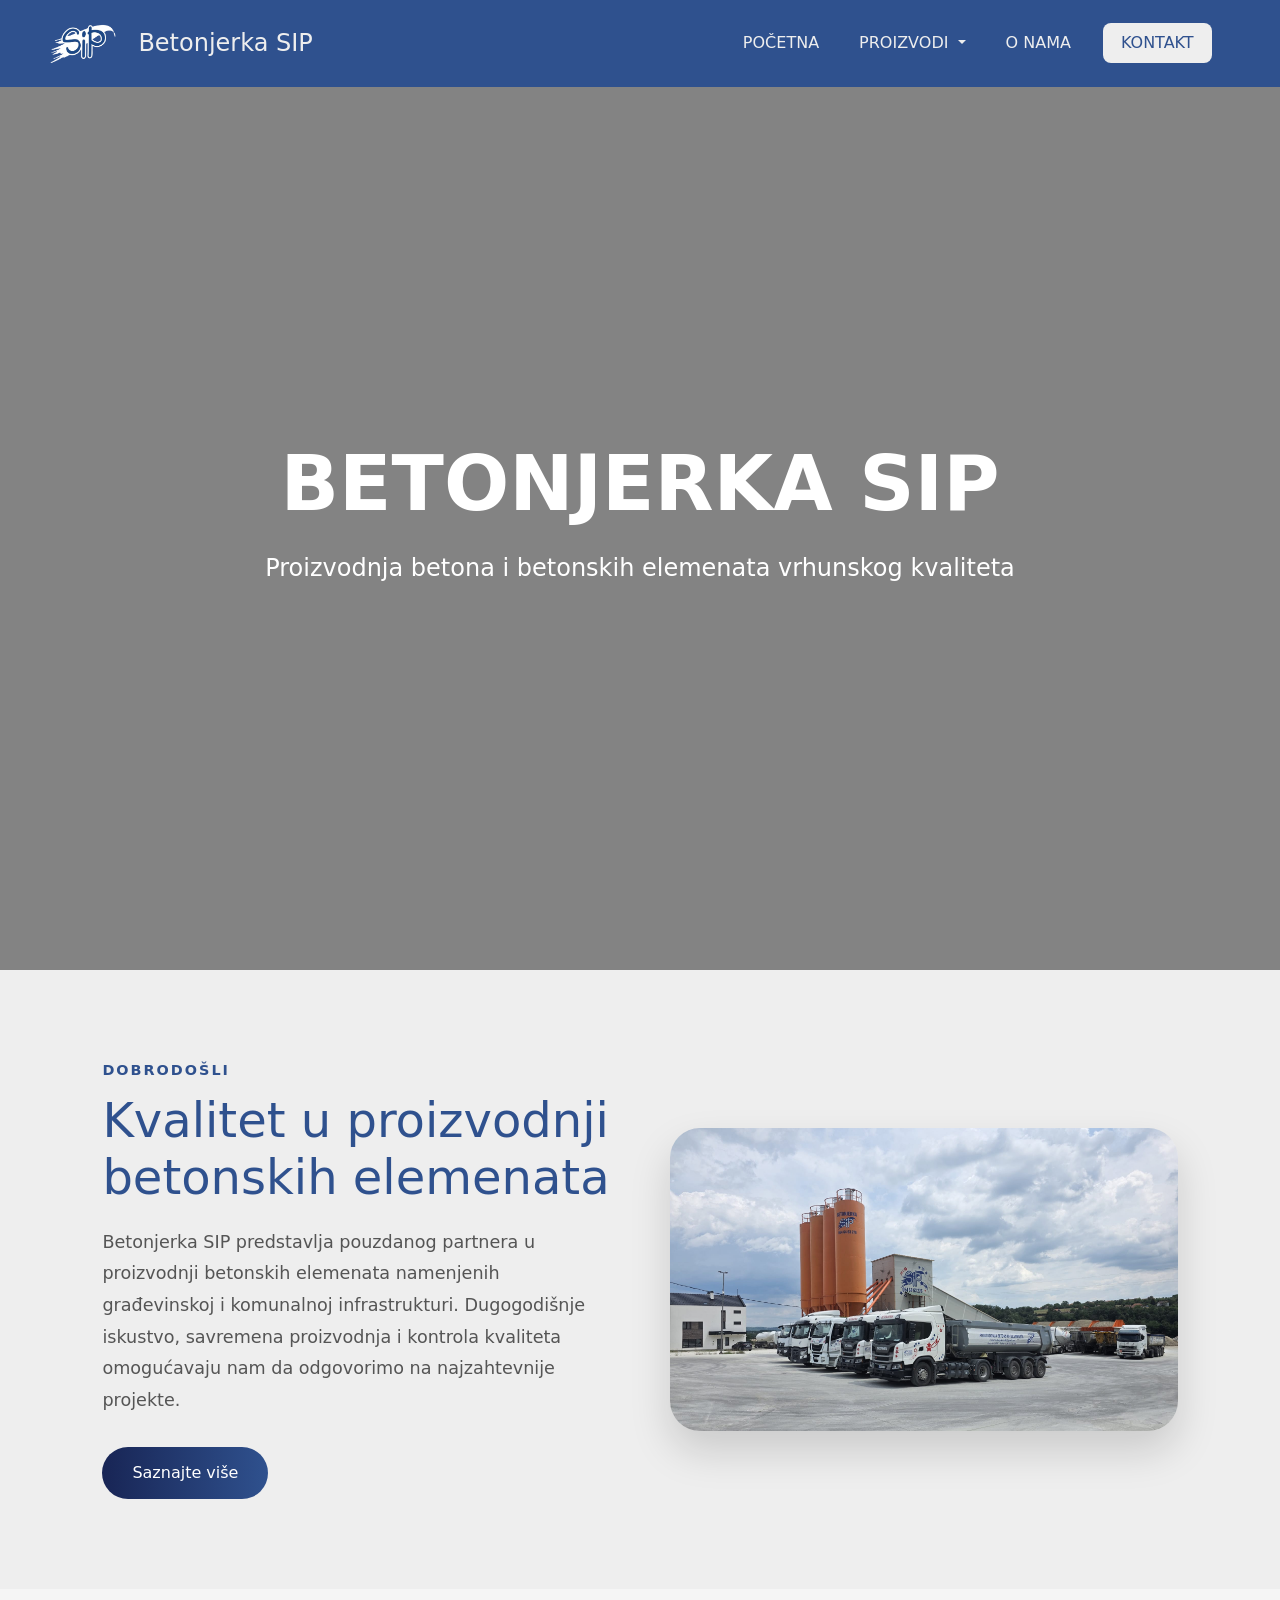
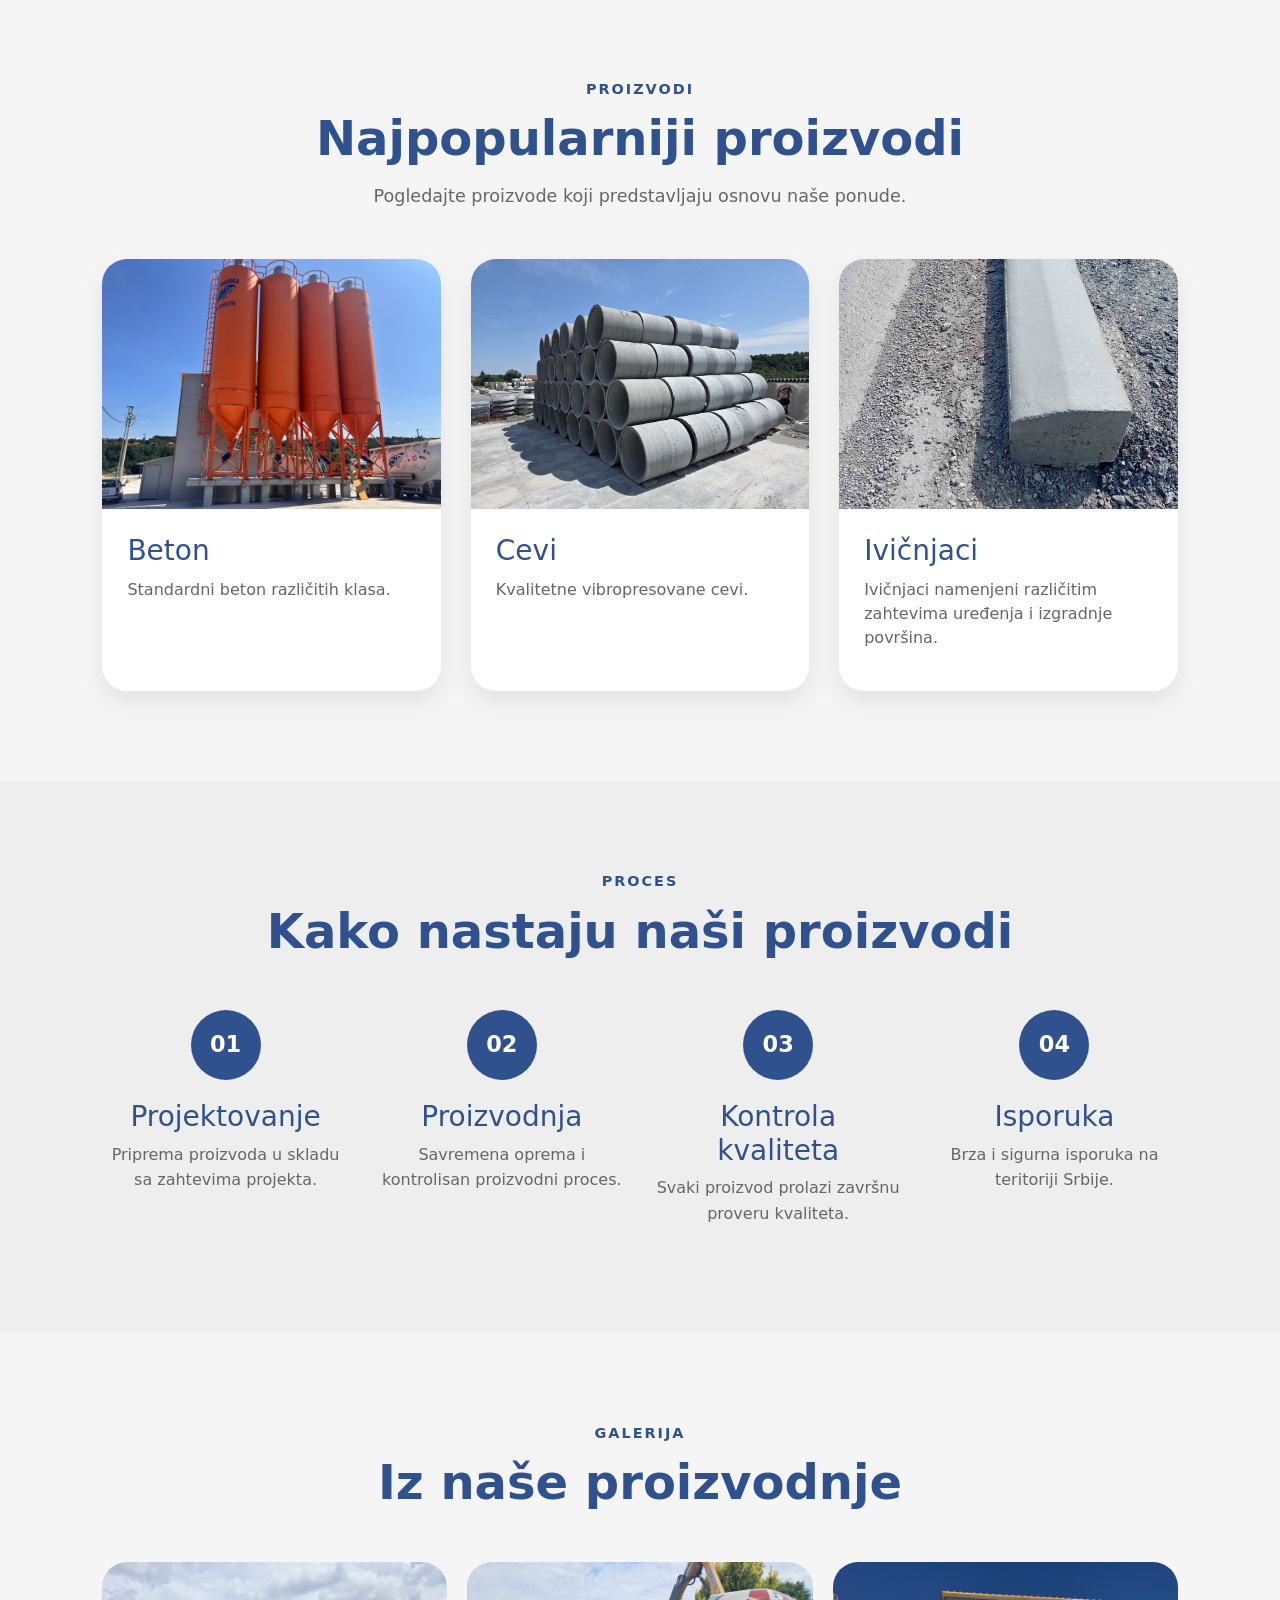
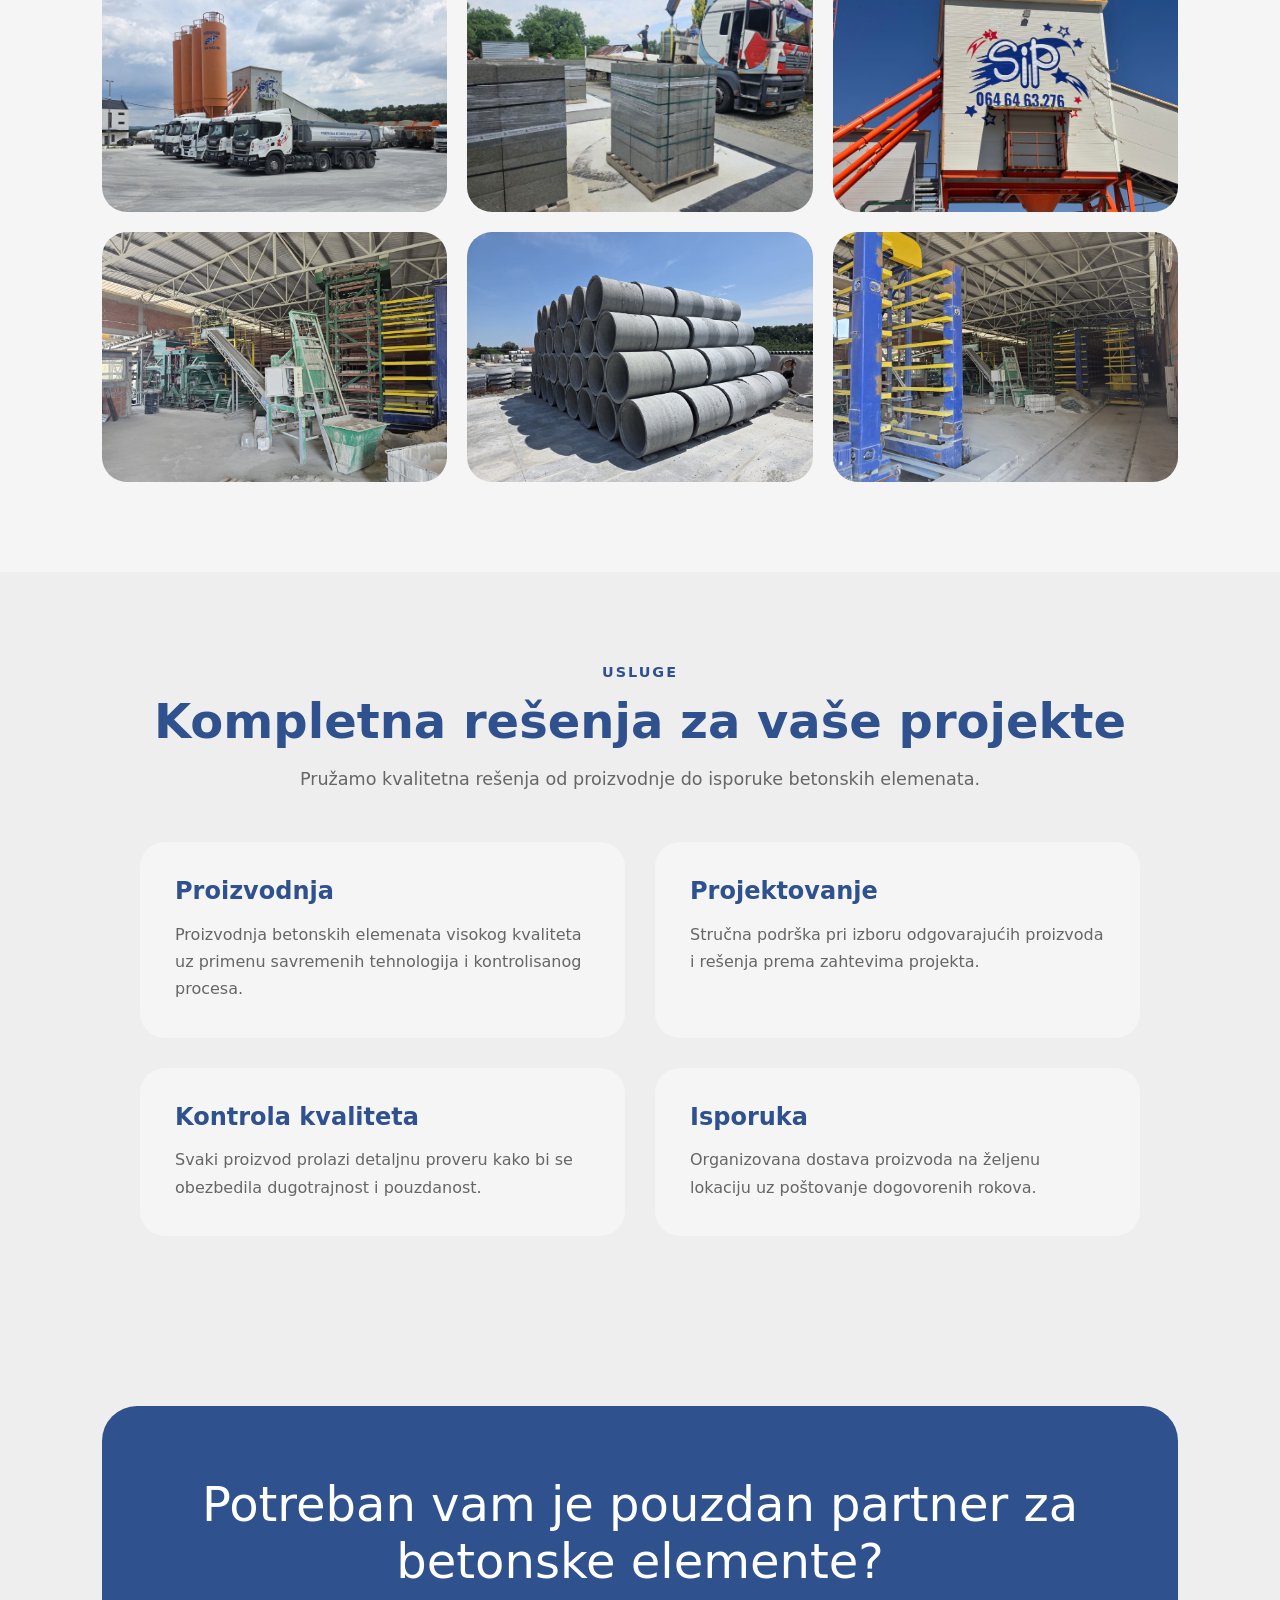
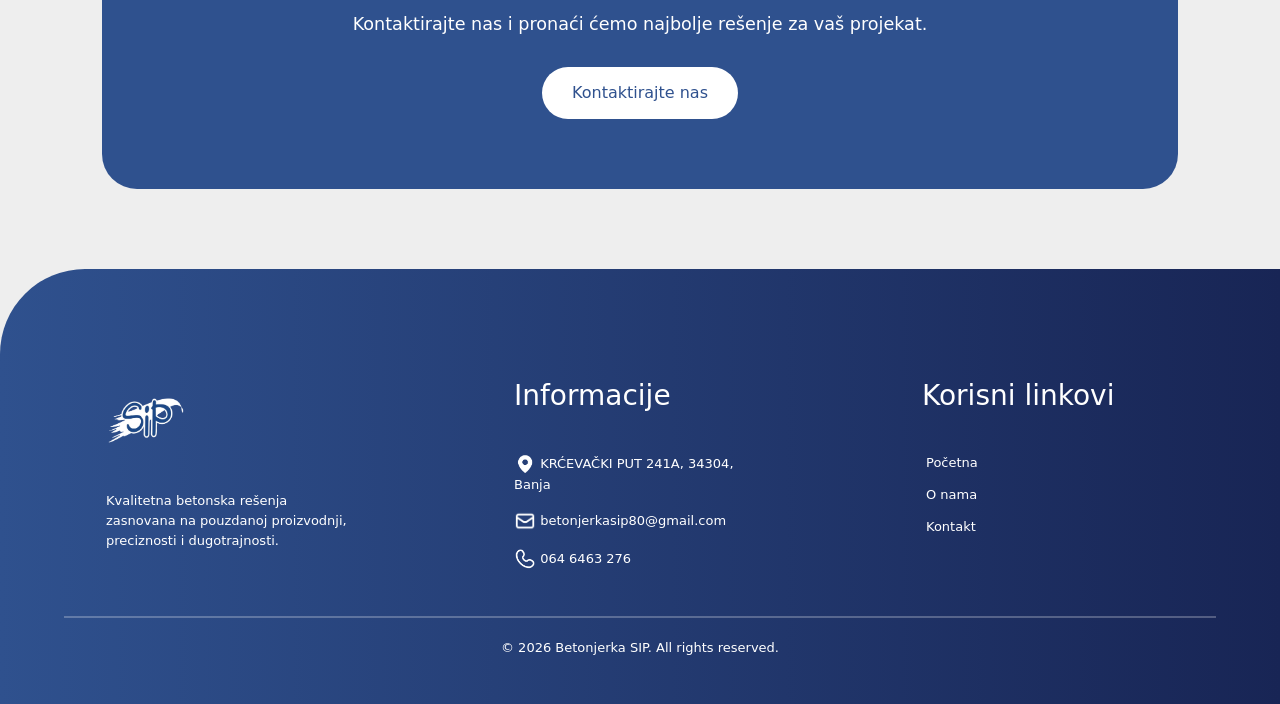
<file: index.html>
<!DOCTYPE html>
<html>
<head>
    <meta charset="UTF-8">
    <meta name="viewport" content="width=device-width, initial-scale=1.0">
    <title>Betonjerka SIP Arandjelovac</title>
    <meta name="description" content="Betonjerka SIP Arandjelovac – proizvodnja i isporuka gotovog betona i kvalitetnih betonskih proizvoda za različite vrste građevinskih projekata.">
    <link rel="stylesheet" href="/styles/style.css">
    <link rel="stylesheet" href="/styles/headerFooter.css">
    <link href="https://cdn.jsdelivr.net/npm/bootstrap@5.3.8/dist/css/bootstrap.min.css" rel="stylesheet" integrity="sha384-sRIl4kxILFvY47J16cr9ZwB07vP4J8+LH7qKQnuqkuIAvNWLzeN8tE5YBujZqJLB" crossorigin="anonymous">
    <link rel="icon" type="image/png" sizes="16x16" href="/assets/logo.jpg">
</head>
<body>
    <div id="navbar"></div>
    <section class="hero">
        <video class="hero-video" autoplay muted loop playsinline>
            <source src="/assets/fabrika.mp4" type="video/mp4">
            Vaš pregledač ne podržava video.
        </video>
        <div class="hero-overlay">
            <div class="hero-content">
                <h1>BETONJERKA SIP</h1>
                <p>Proizvodnja betona i betonskih elemenata vrhunskog kvaliteta</p>
            </div>
        </div>
    </section>
    <section class="welcome">
        <div class="welcome-text">
            <span class="section-tag">DOBRODOŠLI</span>
            <h2>
                Kvalitet u proizvodnji
                betonskih elemenata
            </h2>
            <p>
                Betonjerka SIP predstavlja pouzdanog partnera u proizvodnji
                betonskih elemenata namenjenih građevinskoj i komunalnoj
                infrastrukturi. Dugogodišnje iskustvo, savremena proizvodnja
                i kontrola kvaliteta omogućavaju nam da odgovorimo na
                najzahtevnije projekte.
            </p>
            <a href="/onama/" class="primary-btn">
                Saznajte više
            </a>
        </div>
        <div class="welcome-image">
            <img src="/assets/kamioni.jpeg" alt="Betonjerka SIP">
        </div>
    </section>
    <section class="featured-products">
        <div class="section-title">
            <span class="section-tag">PROIZVODI</span>
            <h2>Najpopularniji proizvodi</h2>
            <p>
                Pogledajte proizvode koji predstavljaju osnovu naše ponude.
            </p>
        </div>
        <div class="products-grid">
            <a href="/proizvodi/standardni-beton/" class="product-card">
                <img src="/assets/baza.jpg" alt="Beton">
                <div class="product-info">
                    <h3>Beton</h3>
                    <p>Standardni beton različitih klasa.</p>
                </div>
            </a>
            <a href="/proizvodi/cevi/" class="product-card">
                <img src="/assets/cevi.jpeg" alt="Cevi">
                <div class="product-info">
                    <h3>Cevi</h3>
                    <p>Kvalitetne vibropresovane cevi.</p>
                </div>
            </a>
            <a href="/proizvodi/ivicnjaci/" class="product-card">
                <img src="/assets/ivicnjak1.jpeg" alt="Ivicnjaci">
                <div class="product-info">
                    <h3>Ivičnjaci</h3>
                    <p>Ivičnjaci namenjeni različitim zahtevima uređenja i izgradnje površina.</p>
                </div>
            </a>
        </div>
    </section>
    <section class="process">
        <div class="section-title">
            <span class="section-tag">PROCES</span>
            <h2>Kako nastaju naši proizvodi</h2>
        </div>
        <div class="process-grid">
            <div class="step">
                <div class="step-number">01</div>
                <h3>Projektovanje</h3>
                <p>
                    Priprema proizvoda u skladu sa zahtevima projekta.
                </p>
            </div>
            <div class="step">
                <div class="step-number">02</div>
                <h3>Proizvodnja</h3>
                <p>
                    Savremena oprema i kontrolisan proizvodni proces.
                </p>
            </div>
            <div class="step">
                <div class="step-number">03</div>
                <h3>Kontrola kvaliteta</h3>
                <p>
                    Svaki proizvod prolazi završnu proveru kvaliteta.
                </p>
            </div>
            <div class="step">
                <div class="step-number">04</div>
                <h3>Isporuka</h3>
                <p>
                    Brza i sigurna isporuka na teritoriji Srbije.
                </p>
            </div>
        </div>
    </section>
    <section class="gallery-home">
        <div class="section-title">
            <span class="section-tag">GALERIJA</span>
            <h2>Iz naše proizvodnje</h2>
        </div>
        <div class="gallery-grid">
            <img src="/assets/kamioni.jpeg" alt="">
            <img src="/assets/paketi.jpeg" alt="">
            <img src="/assets/kucica.jpg" alt="">
            <img src="/assets/unutra.jpeg" alt="">
            <img src="/assets/cevi.jpeg" alt="">
            <img src="/assets/unutra2.jpeg" alt="">
        </div>
    </section>
    <section class="services">
        <div class="section-title">
            <span class="section-tag">USLUGE</span>
            <h2>Kompletna rešenja za vaše projekte</h2>
            <p>
                Pružamo kvalitetna rešenja od proizvodnje do isporuke
                betonskih elemenata.
            </p>
        </div>
        <div class="services-grid">
            <div class="service-card">
                <h3>Proizvodnja</h3>
                <p>
                    Proizvodnja betonskih elemenata visokog kvaliteta
                    uz primenu savremenih tehnologija i kontrolisanog procesa.
                </p>
            </div>
            <div class="service-card">
                <h3>Projektovanje</h3>
                <p>
                    Stručna podrška pri izboru odgovarajućih proizvoda
                    i rešenja prema zahtevima projekta.
                </p>
            </div>
            <div class="service-card">
                <h3>Kontrola kvaliteta</h3>
                <p>
                    Svaki proizvod prolazi detaljnu proveru kako bi se
                    obezbedila dugotrajnost i pouzdanost.
                </p>
            </div>
            <div class="service-card">
                <h3>Isporuka</h3>
                <p>
                    Organizovana dostava proizvoda na željenu lokaciju
                    uz poštovanje dogovorenih rokova.
                </p>
            </div>
        </div>
    </section>
    <section class="cta">
        <h2>
            Potreban vam je pouzdan partner
            za betonske elemente?
        </h2>
        <p>
            Kontaktirajte nas i pronaći ćemo najbolje rešenje za vaš projekat.
        </p>
        <a href="/kontakt/" class="primary-btn">
            Kontaktirajte nas
        </a>
    </section>
    <div id="footer"></div>
    <script src="/java.js"></script>
    <script src="https://code.jquery.com/jquery-3.2.1.slim.min.js" integrity="sha384-KJ3o2DKtIkvYIK3UENzmM7KCkRr/rE9/Qpg6aAZGJwFDMVNA/GpGFF93hXpG5KkN" crossorigin="anonymous"></script>
    <script src="https://cdn.jsdelivr.net/npm/bootstrap@5.3.8/dist/js/bootstrap.bundle.min.js" integrity="sha384-FKyoEForCGlyvwx9Hj09JcYn3nv7wiPVlz7YYwJrWVcXK/BmnVDxM+D2scQbITxI" crossorigin="anonymous"></script>
</body>
</html>
</file>
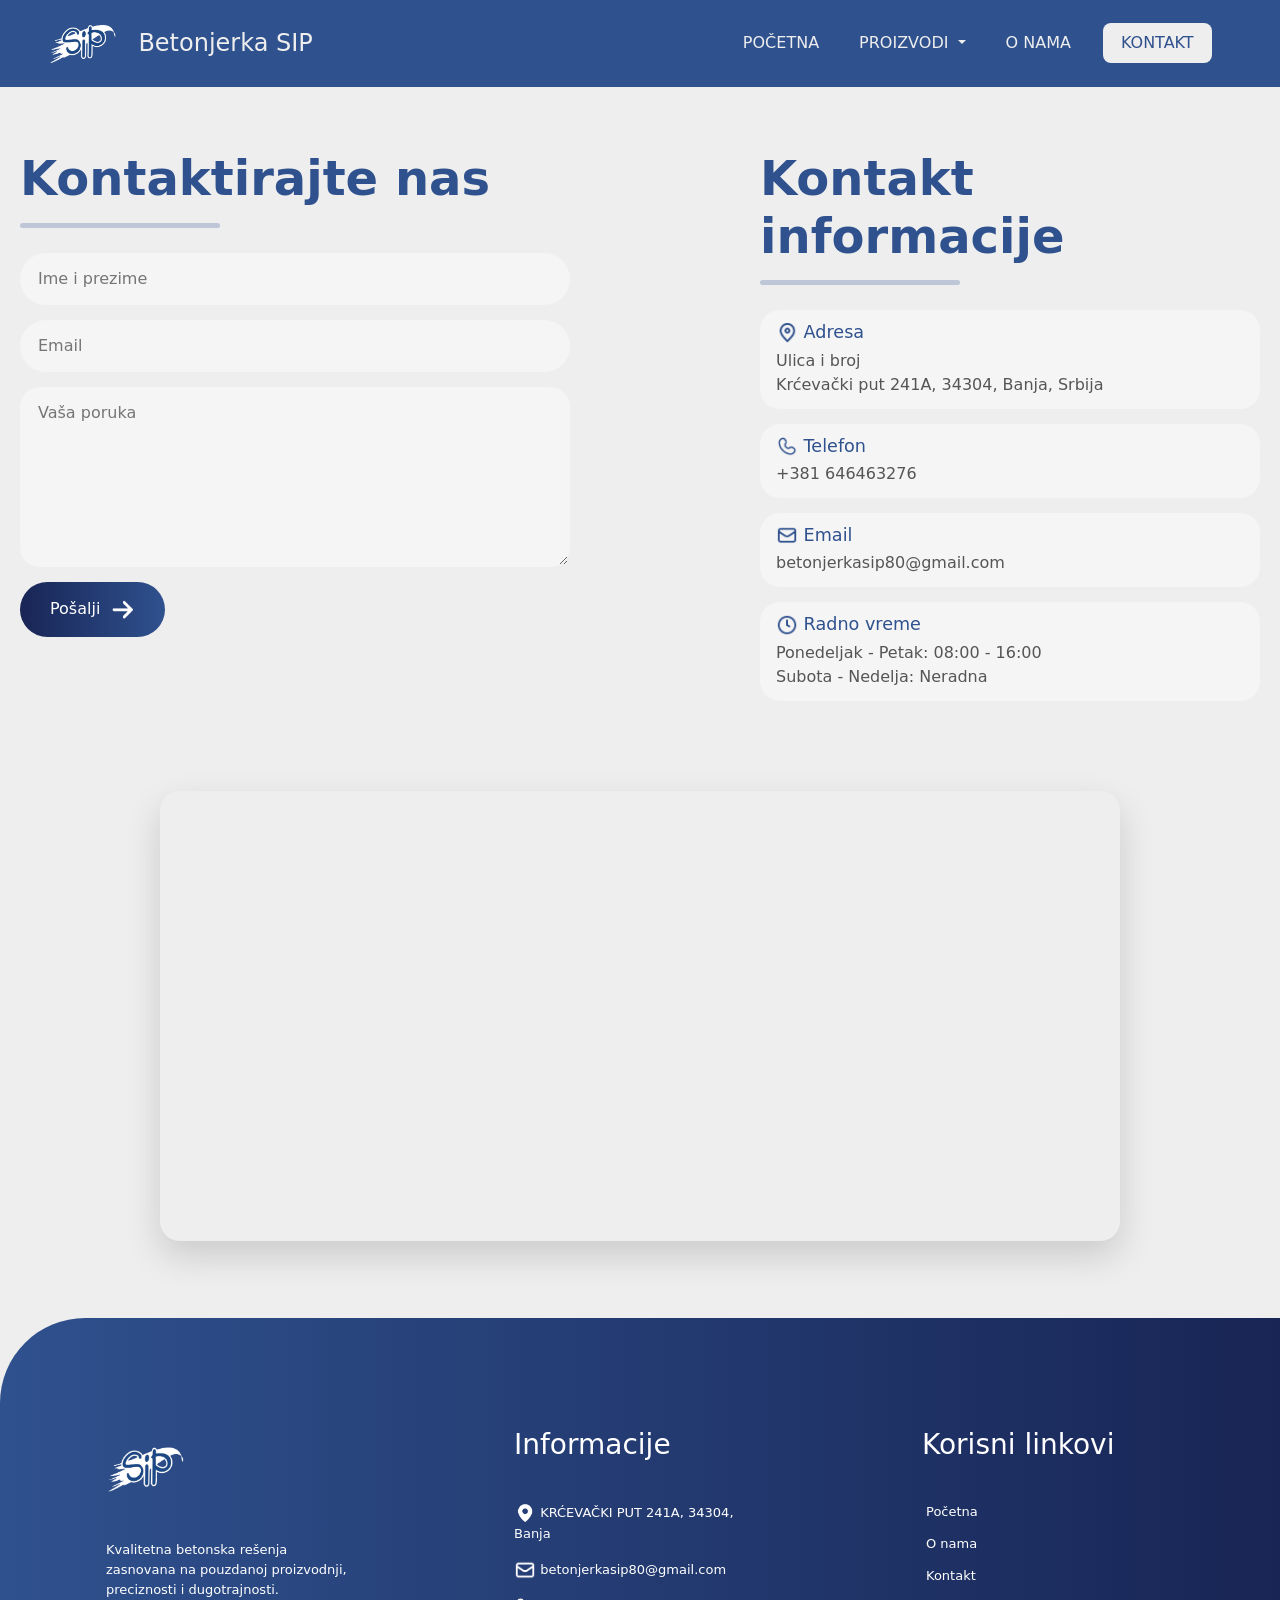
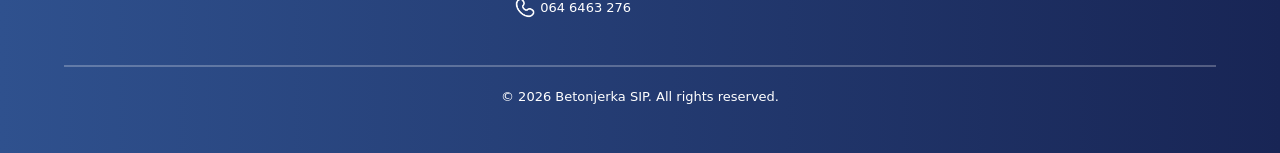
<file: kontakt/index.html>
<!DOCTYPE html>
<html lang="en">
<head>
    <meta charset="UTF-8">
    <meta name="viewport" content="width=device-width, initial-scale=1.0">
    <title>Kontakt</title>
    <meta name="description" content="Kontaktirajte Betonjerku SIP za informacije o proizvodima, cenama, poručivanju i isporuci gotovog betona i betonskih proizvoda.">
    <link rel="stylesheet" href="/styles/style.css">
    <link rel="stylesheet" href="/styles/headerFooter.css">
    <link href="https://cdn.jsdelivr.net/npm/bootstrap@5.3.8/dist/css/bootstrap.min.css" rel="stylesheet" integrity="sha384-sRIl4kxILFvY47J16cr9ZwB07vP4J8+LH7qKQnuqkuIAvNWLzeN8tE5YBujZqJLB" crossorigin="anonymous">

    <link rel="icon" type="image/png" sizes="16x16" href="/assets/logo.jpg">
</head>
<body>
    <div id="navbar"></div>
    

    <div class="contact-container">
        <form action="https://api.web3forms.com/submit" method="POST" class="c">
            <div class="c-naziv">
                <h2>Kontaktirajte nas</h2>
                <hr>
                <input type="hidden" name="access_key" value="ff643e9d-62dd-411f-8a36-cf2dad4c9661">
                <input type="text" name="ime" placeholder="Ime i prezime" class="c-inputs" required>
                <input type="email" name="email" placeholder="Email" class="c-inputs" required>
                <textarea name="poruka" placeholder="Vaša poruka" class="c-inputs" required></textarea>
                <button type="submit" class="c-btn">Pošalji <img src="/assets/strelica.png" alt=""></button>
            </div>
        </form>
        <div class="c-desno">
            <h2>Kontakt informacije</h2>
            <hr>

            <div class="info-card">
                <h4><img src="/assets/adresa-plavo.png" alt="no img" class="c-i"> Adresa</h4>
                <p>Ulica i broj<br>Krćevački put 241A, 34304, Banja, Srbija</p>
            </div>

            <div class="info-card">
                <h4><img src="/assets/telefon-plavo.png" alt="no img" class="c-i"> Telefon</h4>
                <p>+381 646463276</p>
            </div>

            <div class="info-card">
                <h4><img src="/assets/mail-plavo.png" alt="no img" class="c-i"> Email</h4>
                <p>betonjerkasip80@gmail.com</p>
            </div>

            <div class="info-card">
                <h4><img src="/assets/sat-plavo.png" alt="no img" class="c-i"> Radno vreme</h4>
                <p>
                    Ponedeljak - Petak: 08:00 - 16:00<br>
                    Subota - Nedelja: Neradna
                </p>
            </div>
        </div>
    </div>
    
    <section class="mapa">
        <iframe 
            src="https://www.google.com/maps/embed?pb=!1m18!1m12!1m3!1d8401.151093119855!2d20.625566579673027!3d44.2899659961017!2m3!1f0!2f0!3f0!3m2!1i1024!2i768!4f13.1!3m3!1m2!1s0x47574b421ad6b791%3A0xd49f4a3a2567d065!2sBeton%20i%20betonska%20galanterija%2C%20Betonjerka%20SIP!5e1!3m2!1ssr!2srs!4v1784477305817!5m2!1ssr!2srs"
            loading="lazy">
        </iframe>
    </section>

    <div id="footer"></div>

<script src="/java.js"></script>
<script src="https://code.jquery.com/jquery-3.2.1.slim.min.js" integrity="sha384-KJ3o2DKtIkvYIK3UENzmM7KCkRr/rE9/Qpg6aAZGJwFDMVNA/GpGFF93hXpG5KkN" crossorigin="anonymous"></script>
<script src="https://cdn.jsdelivr.net/npm/bootstrap@5.3.8/dist/js/bootstrap.bundle.min.js" integrity="sha384-FKyoEForCGlyvwx9Hj09JcYn3nv7wiPVlz7YYwJrWVcXK/BmnVDxM+D2scQbITxI" crossorigin="anonymous"></script>

</body>
</html>
</file>
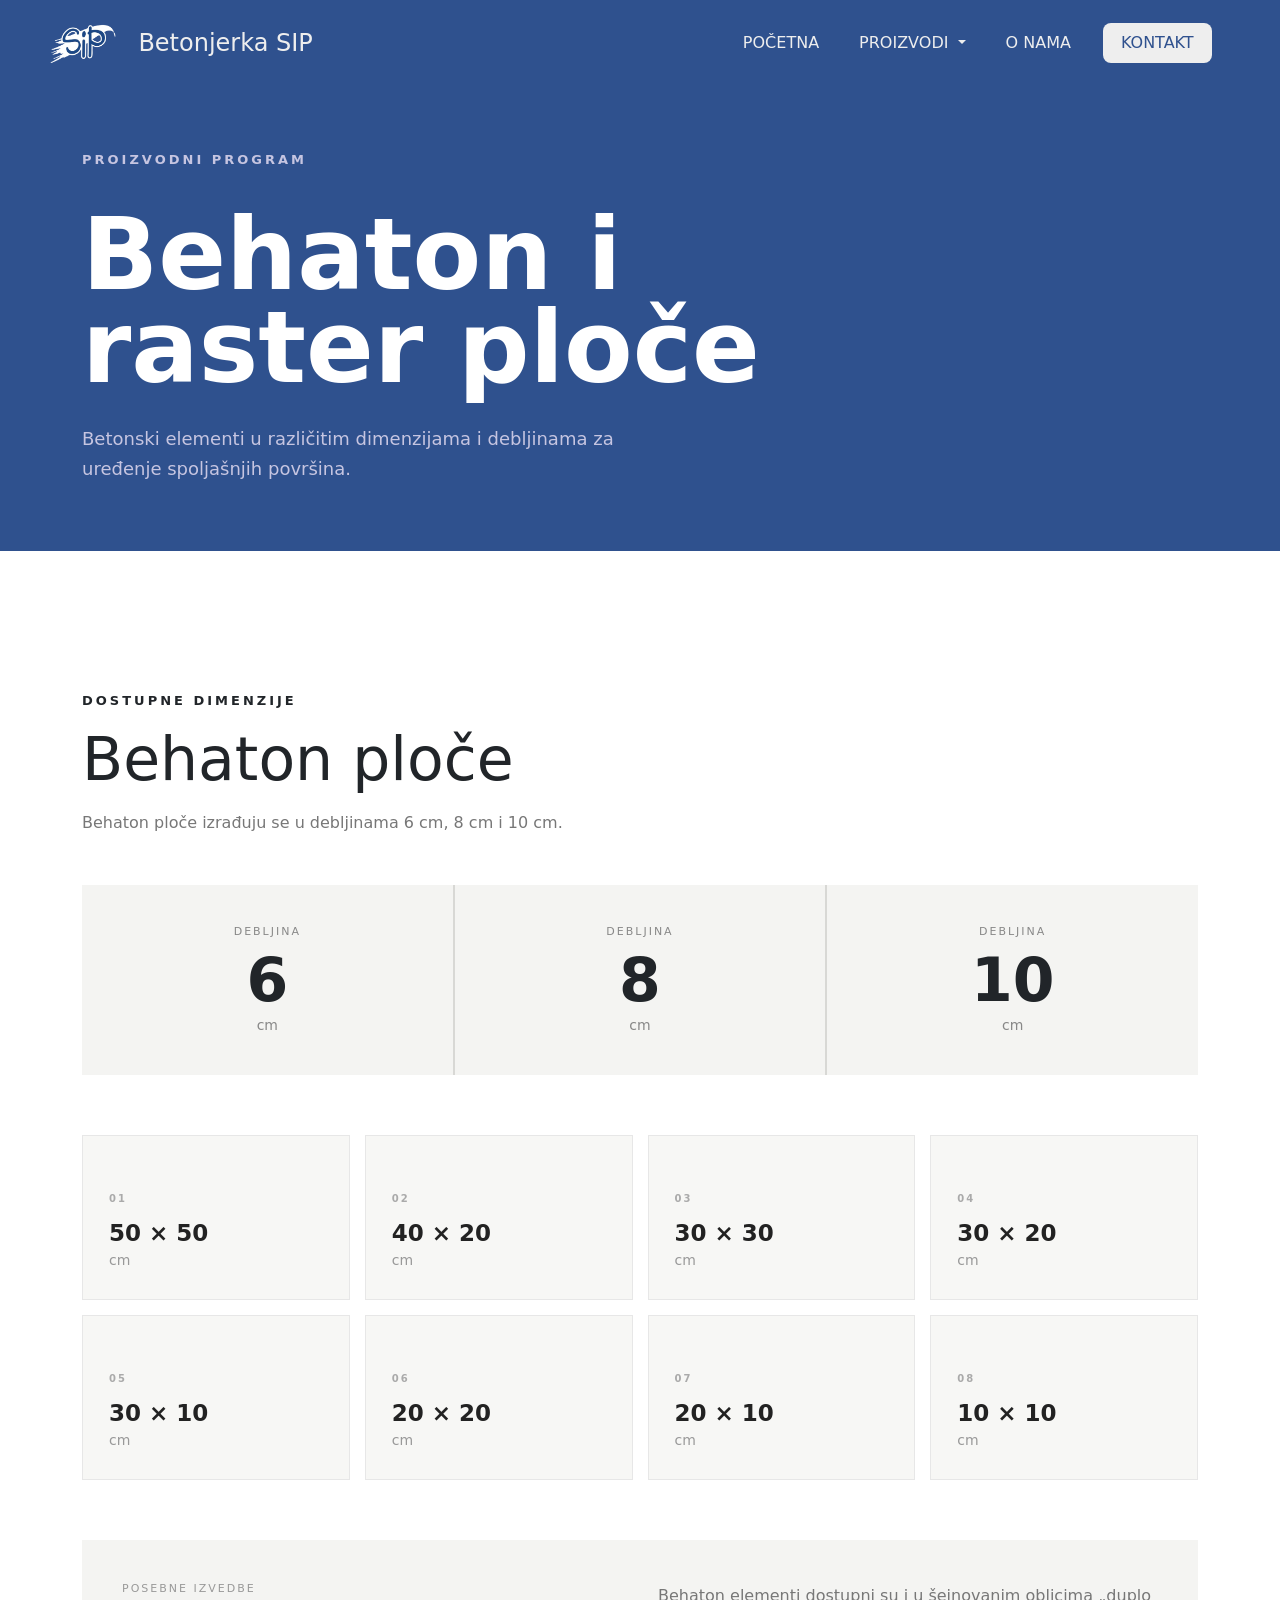
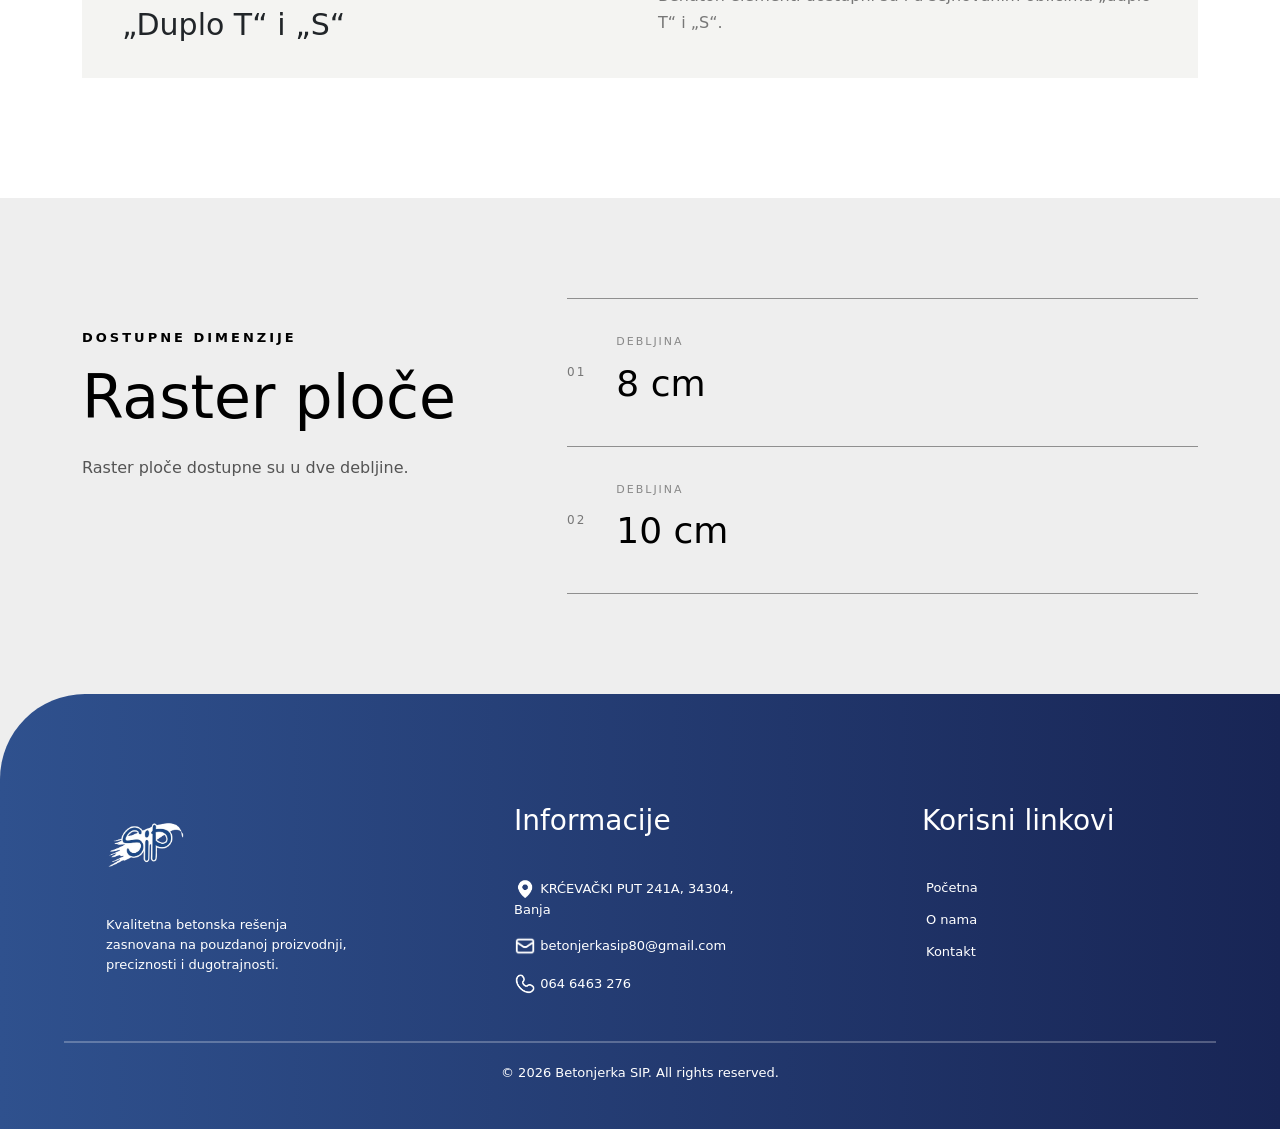
<file: proizvodi/behaton-raster/index.html>
<!DOCTYPE html>
<html>
<head>
    <meta charset="UTF-8">
    <meta name="viewport" content="width=device-width, initial-scale=1.0">
    <title>Behaton i raster ploče</title>
    <meta name="description" content="Behaton i raster ploče različitih dimenzija i debljina za popločavanje i uređenje spoljašnjih površina.">
    <link rel="stylesheet" href="/styles/style.css">
    <link rel="stylesheet" href="/styles/headerFooter.css">
    <link href="https://cdn.jsdelivr.net/npm/bootstrap@5.3.8/dist/css/bootstrap.min.css" rel="stylesheet" integrity="sha384-sRIl4kxILFvY47J16cr9ZwB07vP4J8+LH7qKQnuqkuIAvNWLzeN8tE5YBujZqJLB" crossorigin="anonymous">
    <link rel="icon" type="image/png" sizes="16x16" href="/assets/logo.jpg">
</head>
<body>
    <div id="navbar"></div>
    <section class="paving-hero">
        <div class="container">
            <span class="product-label">PROIZVODNI PROGRAM</span>
            <h1>Behaton i<br>raster ploče</h1>
            <p>Betonski elementi u različitim dimenzijama i debljinama za uređenje spoljašnjih površina.</p>
        </div>
    </section>
    <section class="paving-section">
        <div class="container">
            <div class="paving-section-heading">
                <span class="section-small-title">Dostupne dimenzije</span>
                <h2>Behaton ploče</h2>
                <p>Behaton ploče izrađuju se u debljinama 6 cm, 8 cm i 10 cm.</p>
            </div>
            <div class="thickness-row">
                <div class="thickness-box">
                    <span>DEBLJINA</span>
                    <strong>6</strong>
                    <small>cm</small>
                </div>
                <div class="thickness-box">
                    <span>DEBLJINA</span>
                    <strong>8</strong>
                    <small>cm</small>
                </div>
                <div class="thickness-box">
                    <span>DEBLJINA</span>
                    <strong>10</strong>
                    <small>cm</small>
                </div>
            </div>
            <div class="dimension-grid">
                <div class="dimension-card"><span>01</span><h3>50 × 50</h3><p>cm</p></div>
                <div class="dimension-card"><span>02</span><h3>40 × 20</h3><p>cm</p></div>
                <div class="dimension-card"><span>03</span><h3>30 × 30</h3><p>cm</p></div>
                <div class="dimension-card"><span>04</span><h3>30 × 20</h3><p>cm</p></div>
                <div class="dimension-card"><span>05</span><h3>30 × 10</h3><p>cm</p></div>
                <div class="dimension-card"><span>06</span><h3>20 × 20</h3><p>cm</p></div>
                <div class="dimension-card"><span>07</span><h3>20 × 10</h3><p>cm</p></div>
                <div class="dimension-card"><span>08</span><h3>10 × 10</h3><p>cm</p></div>
            </div>
            <div class="shape-strip">
                <div>
                    <span>POSEBNE IZVEDBE</span>
                    <h3>„Duplo T“ i „S“</h3>
                </div>
                <p>Behaton elementi dostupni su i u šejnovanim oblicima „duplo T“ i „S“.</p>
            </div>
        </div>
    </section>
    <section class="raster-section">
        <div class="container">
            <div class="row g-5 align-items-start">
                <div class="col-lg-5">
                    <span class="section-small-title">Dostupne dimenzije</span>
                    <h2>Raster ploče</h2>
                    <p>Raster ploče dostupne su u dve debljine.</p>
                </div>
                <div class="col-lg-7">
                    <div class="raster-thickness">
                        <div class="raster-item">
                            <span>01</span>
                            <div>
                                <small>DEBLJINA</small>
                                <strong>8 cm</strong>
                            </div>
                        </div>
                        <div class="raster-item">
                            <span>02</span>
                            <div>
                                <small>DEBLJINA</small>
                                <strong>10 cm</strong>
                            </div>
                        </div>
                    </div>
                </div>
            </div>
        </div>
    </section>
    <div id="footer"></div>
    <script src="/java.js"></script>
    <script src="https://code.jquery.com/jquery-3.2.1.slim.min.js" integrity="sha384-KJ3o2DKtIkvYIK3UENzmM7KCkRr/rE9/Qpg6aAZGJwFDMVNA/GpGFF93hXpG5KkN" crossorigin="anonymous"></script>
    <script src="https://cdn.jsdelivr.net/npm/bootstrap@5.3.8/dist/js/bootstrap.bundle.min.js" integrity="sha384-FKyoEForCGlyvwx9Hj09JcYn3nv7wiPVlz7YYwJrWVcXK/BmnVDxM+D2scQbITxI" crossorigin="anonymous"></script>
</body>
</html>
</file>
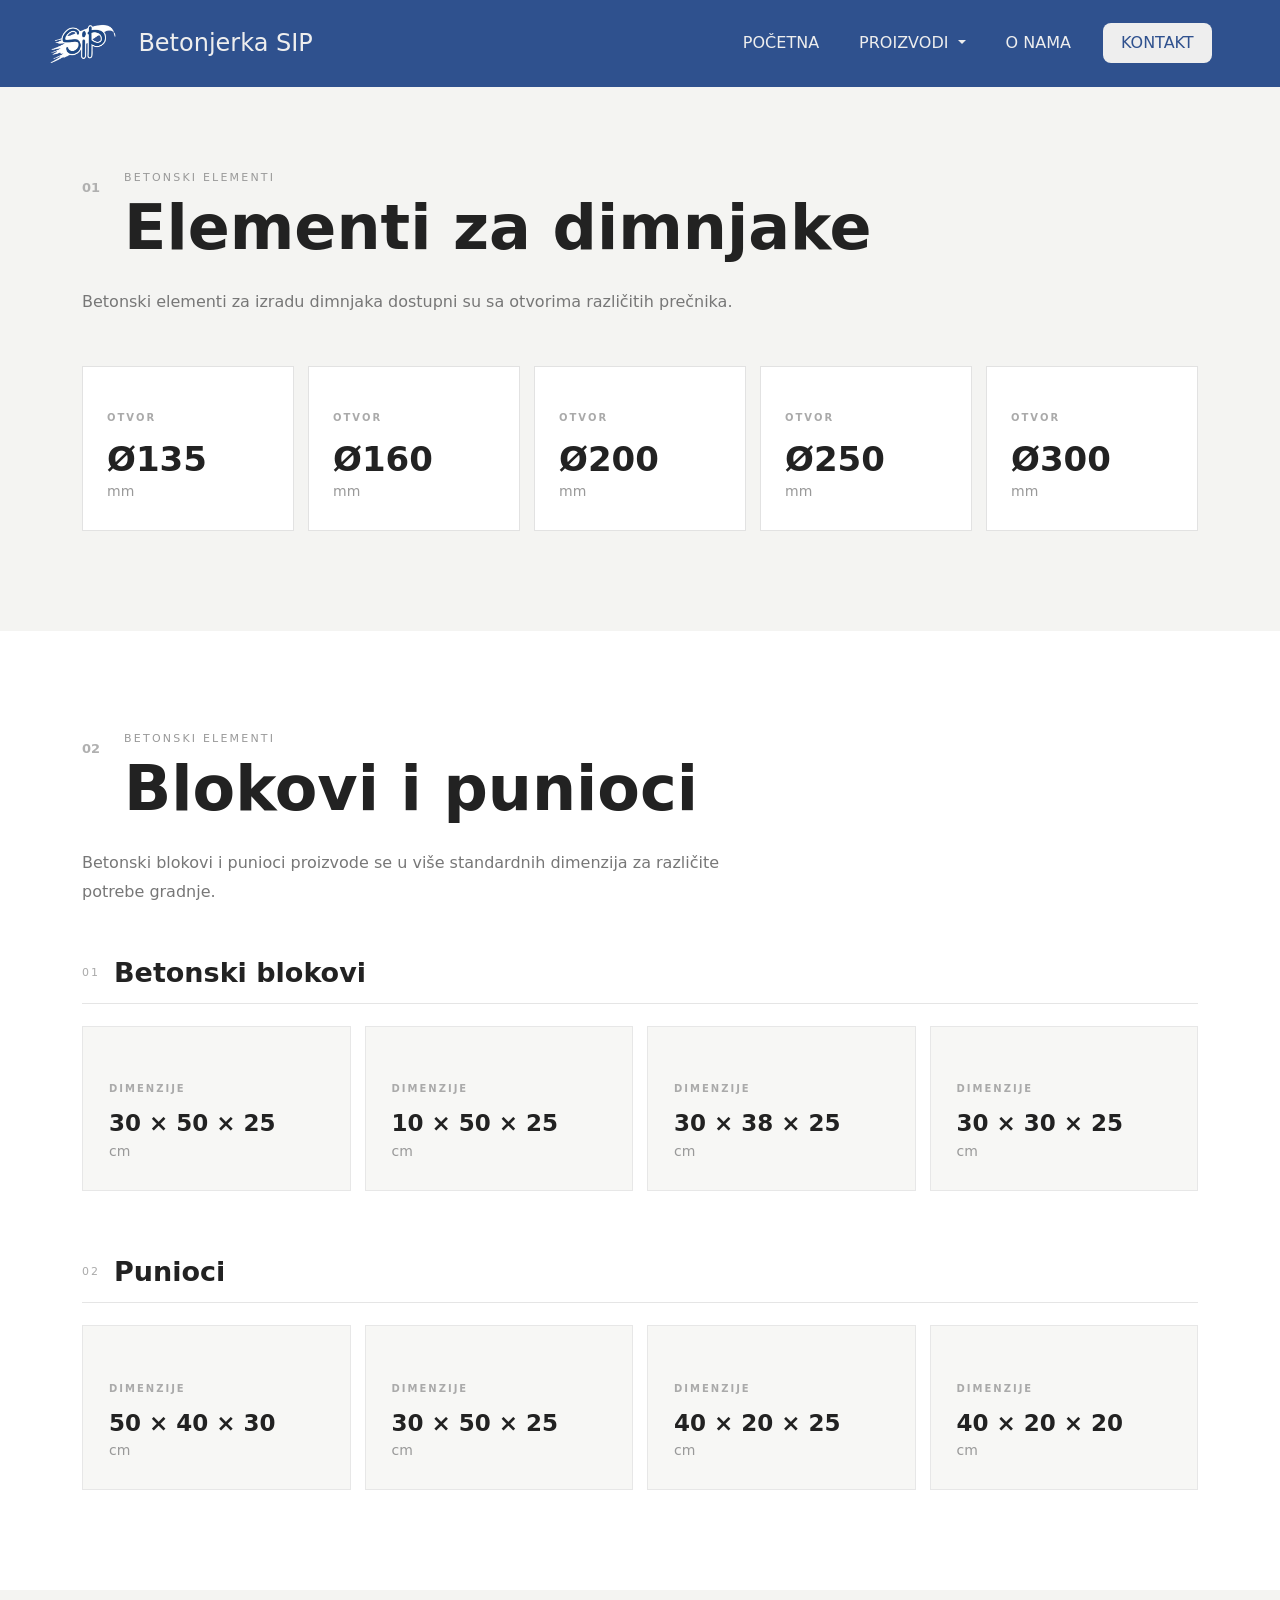
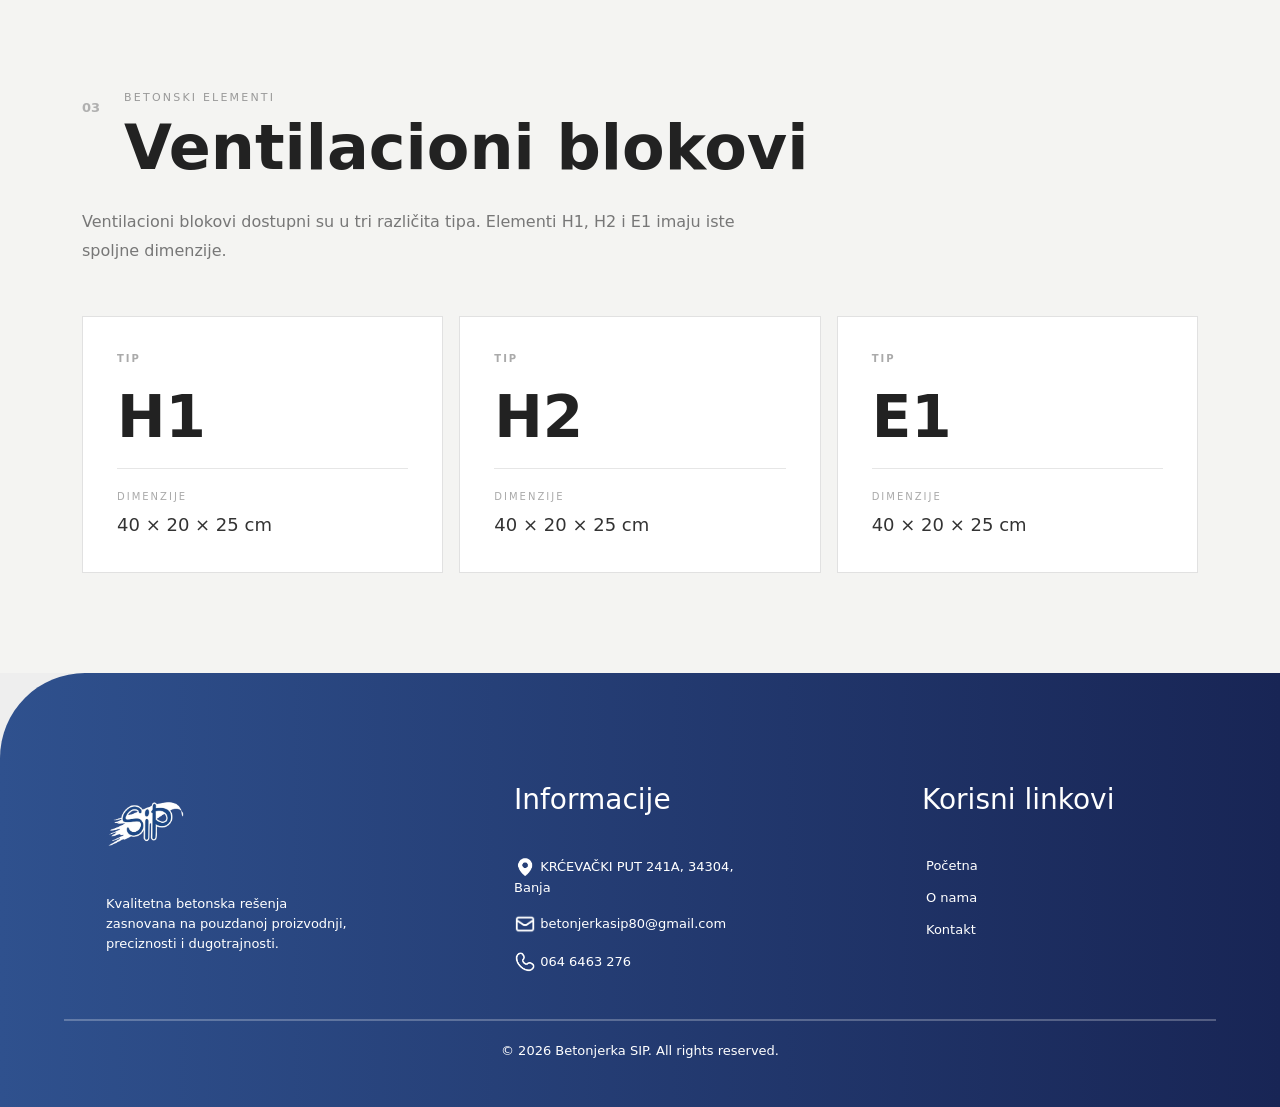
<file: proizvodi/betonski-elementi/index.html>
<!DOCTYPE html>
<html>
<head>
    <meta charset="UTF-8">
    <meta name="viewport" content="width=device-width, initial-scale=1.0">
    <title>Betonski elementi</title>
    <meta name="description" content="Betonski elementi za dimnjake, betonski blokovi, punioci i ventilacioni blokovi različitih dimenzija i namena.">
    <link rel="stylesheet" href="/styles/style.css">
    <link rel="stylesheet" href="/styles/headerFooter.css">
    <link href="https://cdn.jsdelivr.net/npm/bootstrap@5.3.8/dist/css/bootstrap.min.css" rel="stylesheet" integrity="sha384-sRIl4kxILFvY47J16cr9ZwB07vP4J8+LH7qKQnuqkuIAvNWLzeN8tE5YBujZqJLB" crossorigin="anonymous">
    <link rel="icon" type="image/png" sizes="16x16" href="/assets/logo.jpg">
</head>
<body>
    <div id="navbar"></div>
    <section class="special-product-section chimney-section">
        <div class="container">
            <div class="special-section-heading">
                <span>01</span>
                <div>
                    <p>BETONSKI ELEMENTI</p>
                    <h2>Elementi za dimnjake</h2>
                </div>
            </div>
            <p class="special-description">Betonski elementi za izradu dimnjaka dostupni su sa otvorima različitih prečnika.</p>
            <div class="diameter-grid">
                <div class="diameter-card">
                    <span>OTVOR</span>
                    <h3>Ø135</h3>
                    <p>mm</p>
                </div>
                <div class="diameter-card">
                    <span>OTVOR</span>
                    <h3>Ø160</h3>
                    <p>mm</p>
                </div>
                <div class="diameter-card">
                    <span>OTVOR</span>
                    <h3>Ø200</h3>
                    <p>mm</p>
                </div>
                <div class="diameter-card">
                    <span>OTVOR</span>
                    <h3>Ø250</h3>
                    <p>mm</p>
                </div>
                <div class="diameter-card">
                    <span>OTVOR</span>
                    <h3>Ø300</h3>
                    <p>mm</p>
                </div>
            </div>
        </div>
    </section>
    <section class="special-product-section blocks-section">
        <div class="container">
            <div class="special-section-heading">
                <span>02</span>
                <div>
                    <p>BETONSKI ELEMENTI</p>
                    <h2>Blokovi i punioci</h2>
                </div>
            </div>
            <p class="special-description">Betonski blokovi i punioci proizvode se u više standardnih dimenzija za različite potrebe gradnje.</p>
            <div class="blocks-groups">
                <div class="blocks-group">
                    <div class="blocks-group-heading">
                        <span>01</span>
                        <h3>Betonski blokovi</h3>
                    </div>
                    <div class="dimensions-grid">
                        <div class="dimension-card">
                            <span>DIMENZIJE</span>
                            <h3>30 × 50 × 25</h3>
                            <p>cm</p>
                        </div>
                        <div class="dimension-card">
                            <span>DIMENZIJE</span>
                            <h3>10 × 50 × 25</h3>
                            <p>cm</p>
                        </div>
                        <div class="dimension-card">
                            <span>DIMENZIJE</span>
                            <h3>30 × 38 × 25</h3>
                            <p>cm</p>
                        </div>
                        <div class="dimension-card">
                            <span>DIMENZIJE</span>
                            <h3>30 × 30 × 25</h3>
                            <p>cm</p>
                        </div>
                    </div>
                </div>
                <div class="blocks-group">
                    <div class="blocks-group-heading">
                        <span>02</span>
                        <h3>Punioci</h3>
                    </div>
                    <div class="dimensions-grid">
                        <div class="dimension-card">
                            <span>DIMENZIJE</span>
                            <h3>50 × 40 × 30</h3>
                            <p>cm</p>
                        </div>
                        <div class="dimension-card">
                            <span>DIMENZIJE</span>
                            <h3>30 × 50 × 25</h3>
                            <p>cm</p>
                        </div>
                        <div class="dimension-card">
                            <span>DIMENZIJE</span>
                            <h3>40 × 20 × 25</h3>
                            <p>cm</p>
                        </div>
                        <div class="dimension-card">
                            <span>DIMENZIJE</span>
                            <h3>40 × 20 × 20</h3>
                            <p>cm</p>
                        </div>
                    </div>
                </div>
            </div>
        </div>
    </section>
    <section class="special-product-section ventilation-section">
        <div class="container">
            <div class="special-section-heading">
                <span>03</span>
                <div>
                    <p>BETONSKI ELEMENTI</p>
                    <h2>Ventilacioni blokovi</h2>
                </div>
            </div>
            <p class="special-description">Ventilacioni blokovi dostupni su u tri različita tipa. Elementi H1, H2 i E1 imaju iste spoljne dimenzije.</p>
            <div class="ventilation-grid">
                <div class="ventilation-card">
                    <span>TIP</span>
                    <h3>H1</h3>
                    <div class="ventilation-dimension">
                        <small>DIMENZIJE</small>
                        <strong>40 × 20 × 25 cm</strong>
                    </div>
                </div>
                <div class="ventilation-card">
                    <span>TIP</span>
                    <h3>H2</h3>
                    <div class="ventilation-dimension">
                        <small>DIMENZIJE</small>
                        <strong>40 × 20 × 25 cm</strong>
                    </div>
                </div>
                <div class="ventilation-card">
                    <span>TIP</span>
                    <h3>E1</h3>
                    <div class="ventilation-dimension">
                        <small>DIMENZIJE</small>
                        <strong>40 × 20 × 25 cm</strong>
                    </div>
                </div>
            </div>
        </div>
    </section>
    <div id="footer"></div>
    <script src="/java.js"></script>
    <script src="https://code.jquery.com/jquery-3.2.1.slim.min.js" integrity="sha384-KJ3o2DKtIkvYIK3UENzmM7KCkRr/rE9/Qpg6aAZGJwFDMVNA/GpGFF93hXpG5KkN" crossorigin="anonymous"></script>
    <script src="https://cdn.jsdelivr.net/npm/bootstrap@5.3.8/dist/js/bootstrap.bundle.min.js" integrity="sha384-FKyoEForCGlyvwx9Hj09JcYn3nv7wiPVlz7YYwJrWVcXK/BmnVDxM+D2scQbITxI" crossorigin="anonymous"></script>
</body>
</html>
</file>
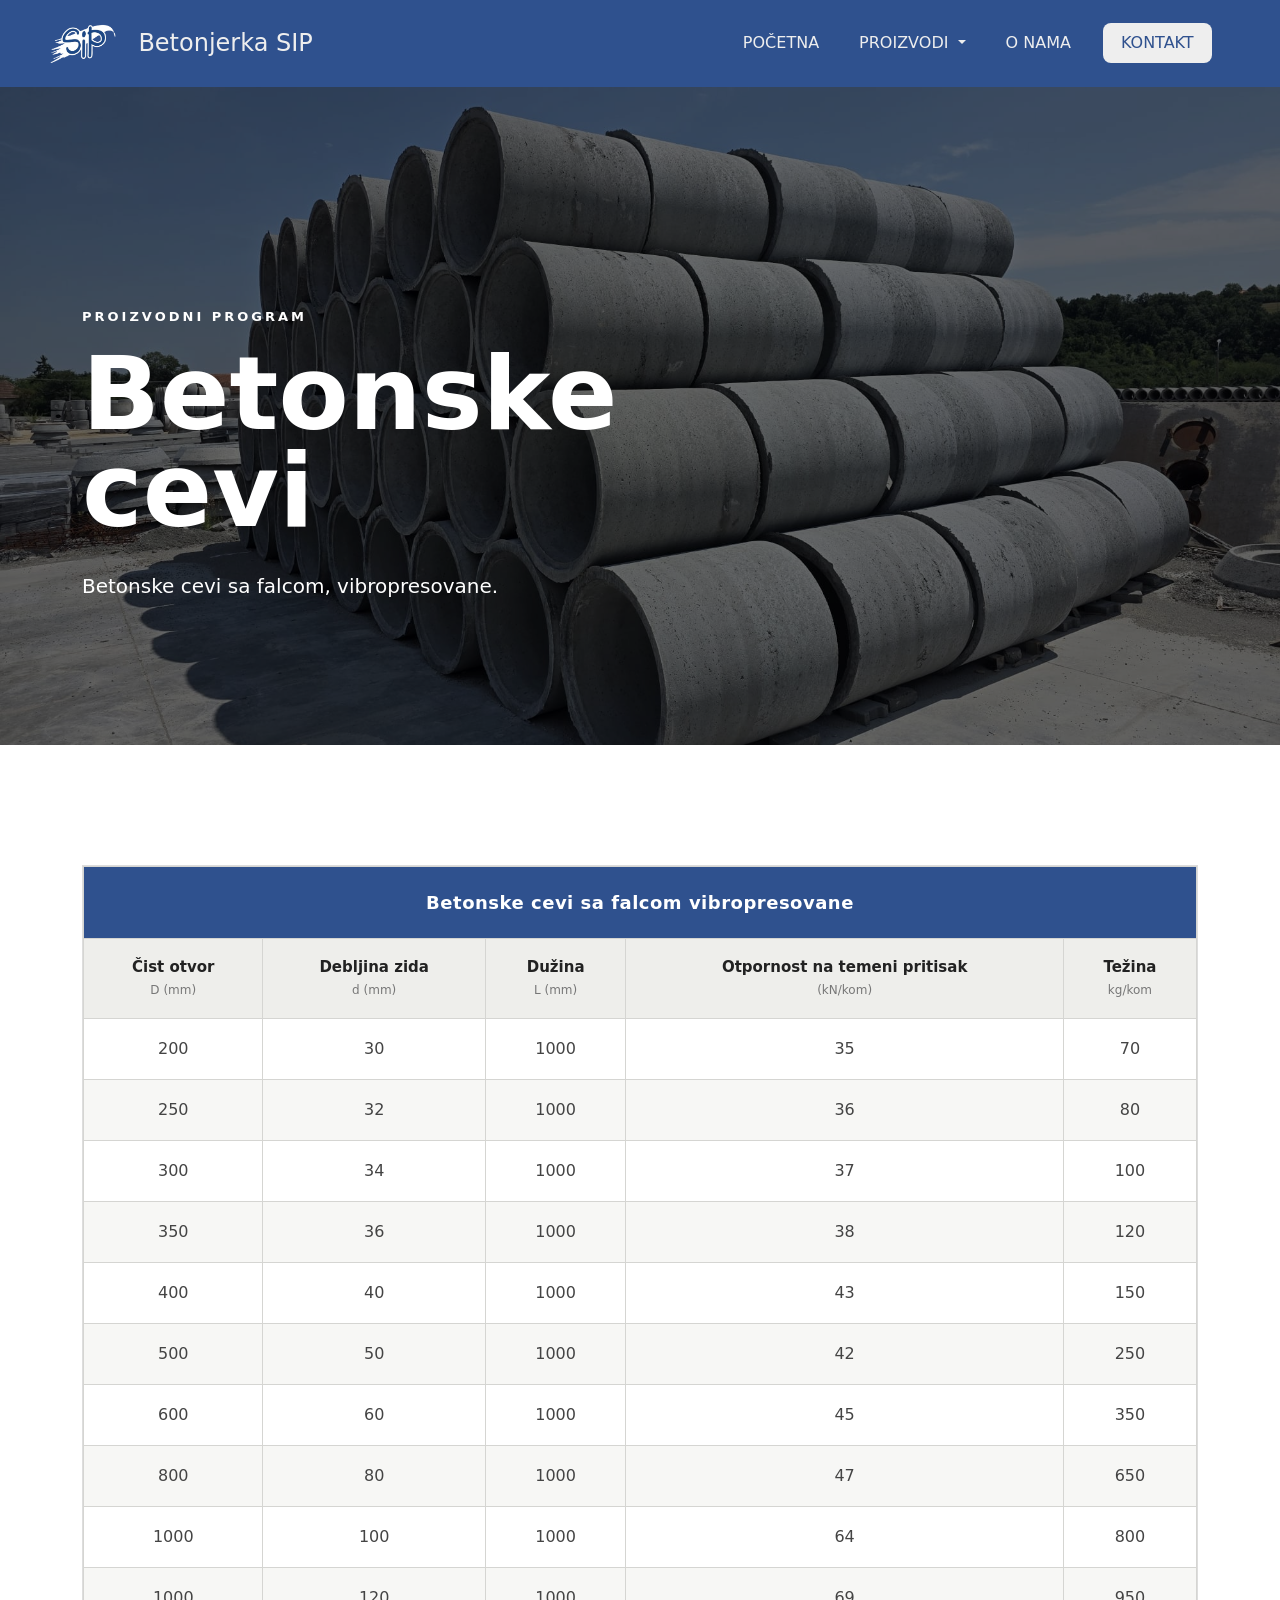
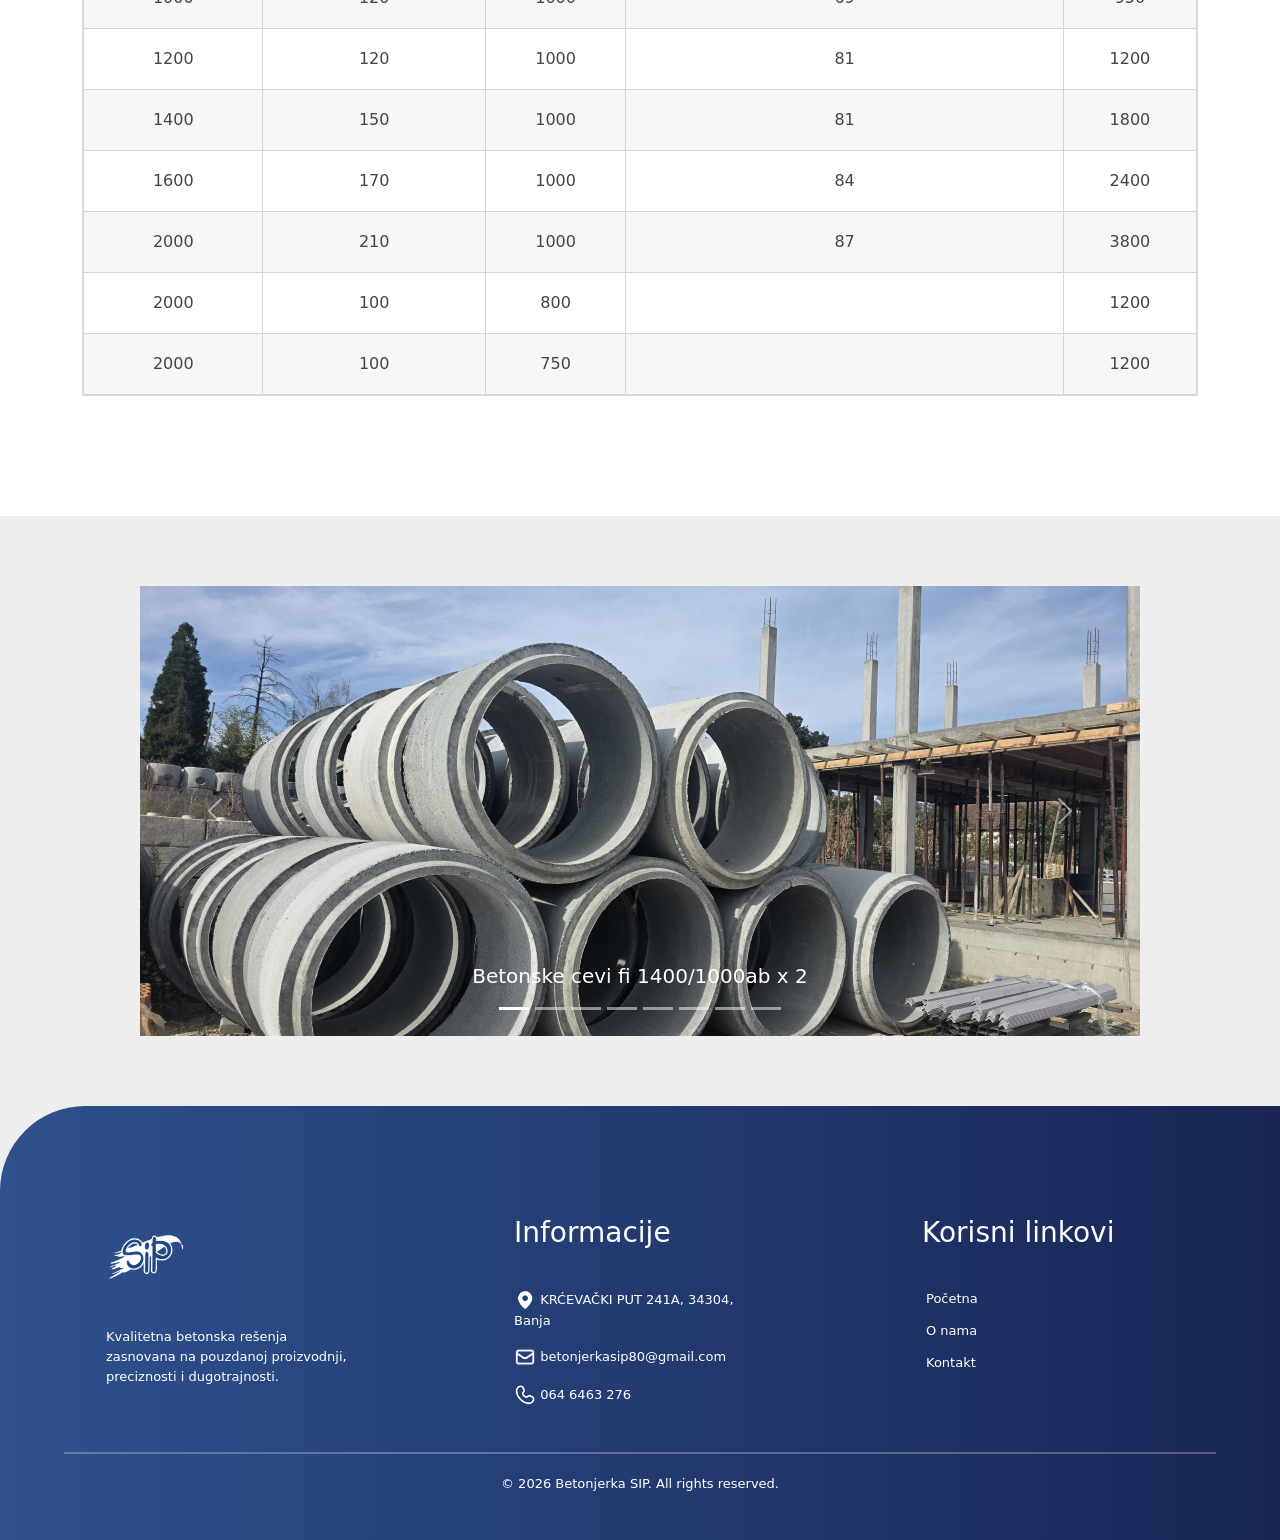
<file: proizvodi/cevi/index.html>
<!DOCTYPE html>
<html>
<head>
    <meta charset="UTF-8">
    <meta name="viewport" content="width=device-width, initial-scale=1.0">
    <title>Cevi</title>
    <meta name="description" content="Betonske cevi različitih dimenzija za kanalizacione, odvodne i druge infrastrukturne sisteme. Pogledajte ponudu Betonjerke SIP.">
    <link rel="stylesheet" href="/styles/style.css">
    <link rel="stylesheet" href="/styles/headerFooter.css">
    <link href="https://cdn.jsdelivr.net/npm/bootstrap@5.3.8/dist/css/bootstrap.min.css" rel="stylesheet" integrity="sha384-sRIl4kxILFvY47J16cr9ZwB07vP4J8+LH7qKQnuqkuIAvNWLzeN8tE5YBujZqJLB" crossorigin="anonymous">
    <link rel="icon" type="image/png" sizes="16x16" href="/assets/logo.jpg">
</head>
<body>
    <div id="navbar"></div>
    <section class="product-hero pipes-hero">
        <div class="product-hero-overlay"></div>
        <div class="container product-hero-content">
            <span class="product-label">
                PROIZVODNI PROGRAM
            </span>
            <h1>
                Betonske<br>
                cevi
            </h1>
            <p>
                Betonske cevi sa falcom,
                vibropresovane.
            </p>
        </div>
    </section>
    <section class="pipes-table-section">
        <div class="container">
            <div class="table-wrapper">
                <table class="pipes-table">
                    <thead>
                        <tr>
                            <th colspan="5">
                                Betonske cevi sa falcom vibropresovane
                            </th>
                        </tr>
                        <tr>
                            <th>
                                Čist otvor<br>
                                <small>D (mm)</small>
                            </th>
                            <th>
                                Debljina zida<br>
                                <small>d (mm)</small>
                            </th>
                            <th>
                                Dužina<br>
                                <small>L (mm)</small>
                            </th>
                            <th>
                                Otpornost na temeni pritisak<br>
                                <small>(kN/kom)</small>
                            </th>
                            <th>
                                Težina<br>
                                <small>kg/kom</small>
                            </th>
                        </tr>
                    </thead>
                    <tbody>
                        <tr>
                            <td>200</td>
                            <td>30</td>
                            <td>1000</td>
                            <td>35</td>
                            <td>70</td>
                        </tr>
                        <tr>
                            <td>250</td>
                            <td>32</td>
                            <td>1000</td>
                            <td>36</td>
                            <td>80</td>
                        </tr>
                        <tr>
                            <td>300</td>
                            <td>34</td>
                            <td>1000</td>
                            <td>37</td>
                            <td>100</td>
                        </tr>
                        <tr>
                            <td>350</td>
                            <td>36</td>
                            <td>1000</td>
                            <td>38</td>
                            <td>120</td>
                        </tr>
                        <tr>
                            <td>400</td>
                            <td>40</td>
                            <td>1000</td>
                            <td>43</td>
                            <td>150</td>
                        </tr>
                        <tr>
                            <td>500</td>
                            <td>50</td>
                            <td>1000</td>
                            <td>42</td>
                            <td>250</td>
                        </tr>
                        <tr>
                            <td>600</td>
                            <td>60</td>
                            <td>1000</td>
                            <td>45</td>
                            <td>350</td>
                        </tr>
                        <tr>
                            <td>800</td>
                            <td>80</td>
                            <td>1000</td>
                            <td>47</td>
                            <td>650</td>
                        </tr>
                        <tr>
                            <td>1000</td>
                            <td>100</td>
                            <td>1000</td>
                            <td>64</td>
                            <td>800</td>
                        </tr>
                        <tr>
                            <td>1000</td>
                            <td>120</td>
                            <td>1000</td>
                            <td>69</td>
                            <td>950</td>
                        </tr>
                        <tr>
                            <td>1200</td>
                            <td>120</td>
                            <td>1000</td>
                            <td>81</td>
                            <td>1200</td>
                        </tr>
                        <tr>
                            <td>1400</td>
                            <td>150</td>
                            <td>1000</td>
                            <td>81</td>
                            <td>1800</td>
                        </tr>
                        <tr>
                            <td>1600</td>
                            <td>170</td>
                            <td>1000</td>
                            <td>84</td>
                            <td>2400</td>
                        </tr>
                        <tr>
                            <td>2000</td>
                            <td>210</td>
                            <td>1000</td>
                            <td>87</td>
                            <td>3800</td>
                        </tr>
                        <tr>
                            <td>2000</td>
                            <td>100</td>
                            <td>800</td>
                            <td></td>
                            <td>1200</td>
                        </tr>
                        <tr>
                            <td>2000</td>
                            <td>100</td>
                            <td>750</td>
                            <td></td>
                            <td>1200</td>
                        </tr>
                    </tbody>
                </table>
            </div>
        </div>
    </section>
    <div id="carouselExampleCaptions" class="carousel slide">
        <div class="carousel-indicators">
            <button type="button" data-bs-target="#carouselExampleCaptions" data-bs-slide-to="0" class="active" aria-current="true" aria-label="Slide 1"></button>
            <button type="button" data-bs-target="#carouselExampleCaptions" data-bs-slide-to="1" aria-label="Slide 2"></button>
            <button type="button" data-bs-target="#carouselExampleCaptions" data-bs-slide-to="2" aria-label="Slide 3"></button>
            <button type="button" data-bs-target="#carouselExampleCaptions" data-bs-slide-to="3" aria-label="Slide 4"></button>
            <button type="button" data-bs-target="#carouselExampleCaptions" data-bs-slide-to="4" aria-label="Slide 5"></button>
            <button type="button" data-bs-target="#carouselExampleCaptions" data-bs-slide-to="5" aria-label="Slide 6"></button>
            <button type="button" data-bs-target="#carouselExampleCaptions" data-bs-slide-to="6" aria-label="Slide 7"></button>
            <button type="button" data-bs-target="#carouselExampleCaptions" data-bs-slide-to="7" aria-label="Slide 8"></button>
        </div>
        <div class="carousel-inner">
            <div class="carousel-item active">
                <img src="/assets/cevi1400.jpeg" class="d-block w-100" alt="...">
                <div class="carousel-caption d-none d-md-block">
                    <h5>Betonske cevi fi 1400/1000ab x 2</h5>
                </div>
            </div>
            <div class="carousel-item">
                <img src="/assets/cevi1600.jpeg" class="d-block w-100" alt="...">
                <div class="carousel-caption d-none d-md-block">
                    <h5>Betonske cevi fi 1600/1000ab x 2</h5>
                </div>
            </div>
            <div class="carousel-item">
                <img src="/assets/cevi300.jpeg" class="d-block w-100" alt="...">
                <div class="carousel-caption d-none d-md-block">
                    <h5>Betonske cevi fi 300/1000</h5>
                </div>
            </div>
            <div class="carousel-item">
                <img src="/assets/cevi400.jpeg" class="d-block w-100" alt="...">
                <div class="carousel-caption d-none d-md-block">
                    <h5>Betonske cevi fi 400/1000</h5>
                </div>
            </div>
            <div class="carousel-item">
                <img src="/assets/cevi500.jpeg" class="d-block w-100" alt="...">
                <div class="carousel-caption d-none d-md-block">
                    <h5>Betonske cevi fi 500/1000</h5>
                </div>
            </div>
            <div class="carousel-item">
                <img src="/assets/cev.jpg" class="d-block w-100" alt="...">
                <div class="carousel-caption d-none d-md-block">
                    <h5>Betonske cevi fi 2000/800</h5>
                    <p>Težina 1200kg</p>
                </div>
            </div>
            <div class="carousel-item">
                <img src="/assets/cevi1.jpeg" class="d-block w-100" alt="...">
                <div class="carousel-caption d-none d-md-block">
                    <h5>Betonske cevi fi 2000/750</h5>
                    <p>vibropresovane, tankozidne, 1.2t</p>
                </div>
            </div>
        </div>
        <button class="carousel-control-prev" type="button" data-bs-target="#carouselExampleCaptions" data-bs-slide="prev">
            <span class="carousel-control-prev-icon" aria-hidden="true"></span>
            <span class="visually-hidden">Previous</span>
        </button>
        <button class="carousel-control-next" type="button" data-bs-target="#carouselExampleCaptions" data-bs-slide="next">
            <span class="carousel-control-next-icon" aria-hidden="true"></span>
            <span class="visually-hidden">Next</span>
        </button>
    </div>
    <div id="footer"></div>
    <script src="/java.js"></script>
    <script src="https://code.jquery.com/jquery-3.2.1.slim.min.js" integrity="sha384-KJ3o2DKtIkvYIK3UENzmM7KCkRr/rE9/Qpg6aAZGJwFDMVNA/GpGFF93hXpG5KkN" crossorigin="anonymous"></script>
    <script src="https://cdn.jsdelivr.net/npm/bootstrap@5.3.8/dist/js/bootstrap.bundle.min.js" integrity="sha384-FKyoEForCGlyvwx9Hj09JcYn3nv7wiPVlz7YYwJrWVcXK/BmnVDxM+D2scQbITxI" crossorigin="anonymous"></script>
</body>
</html>
</file>
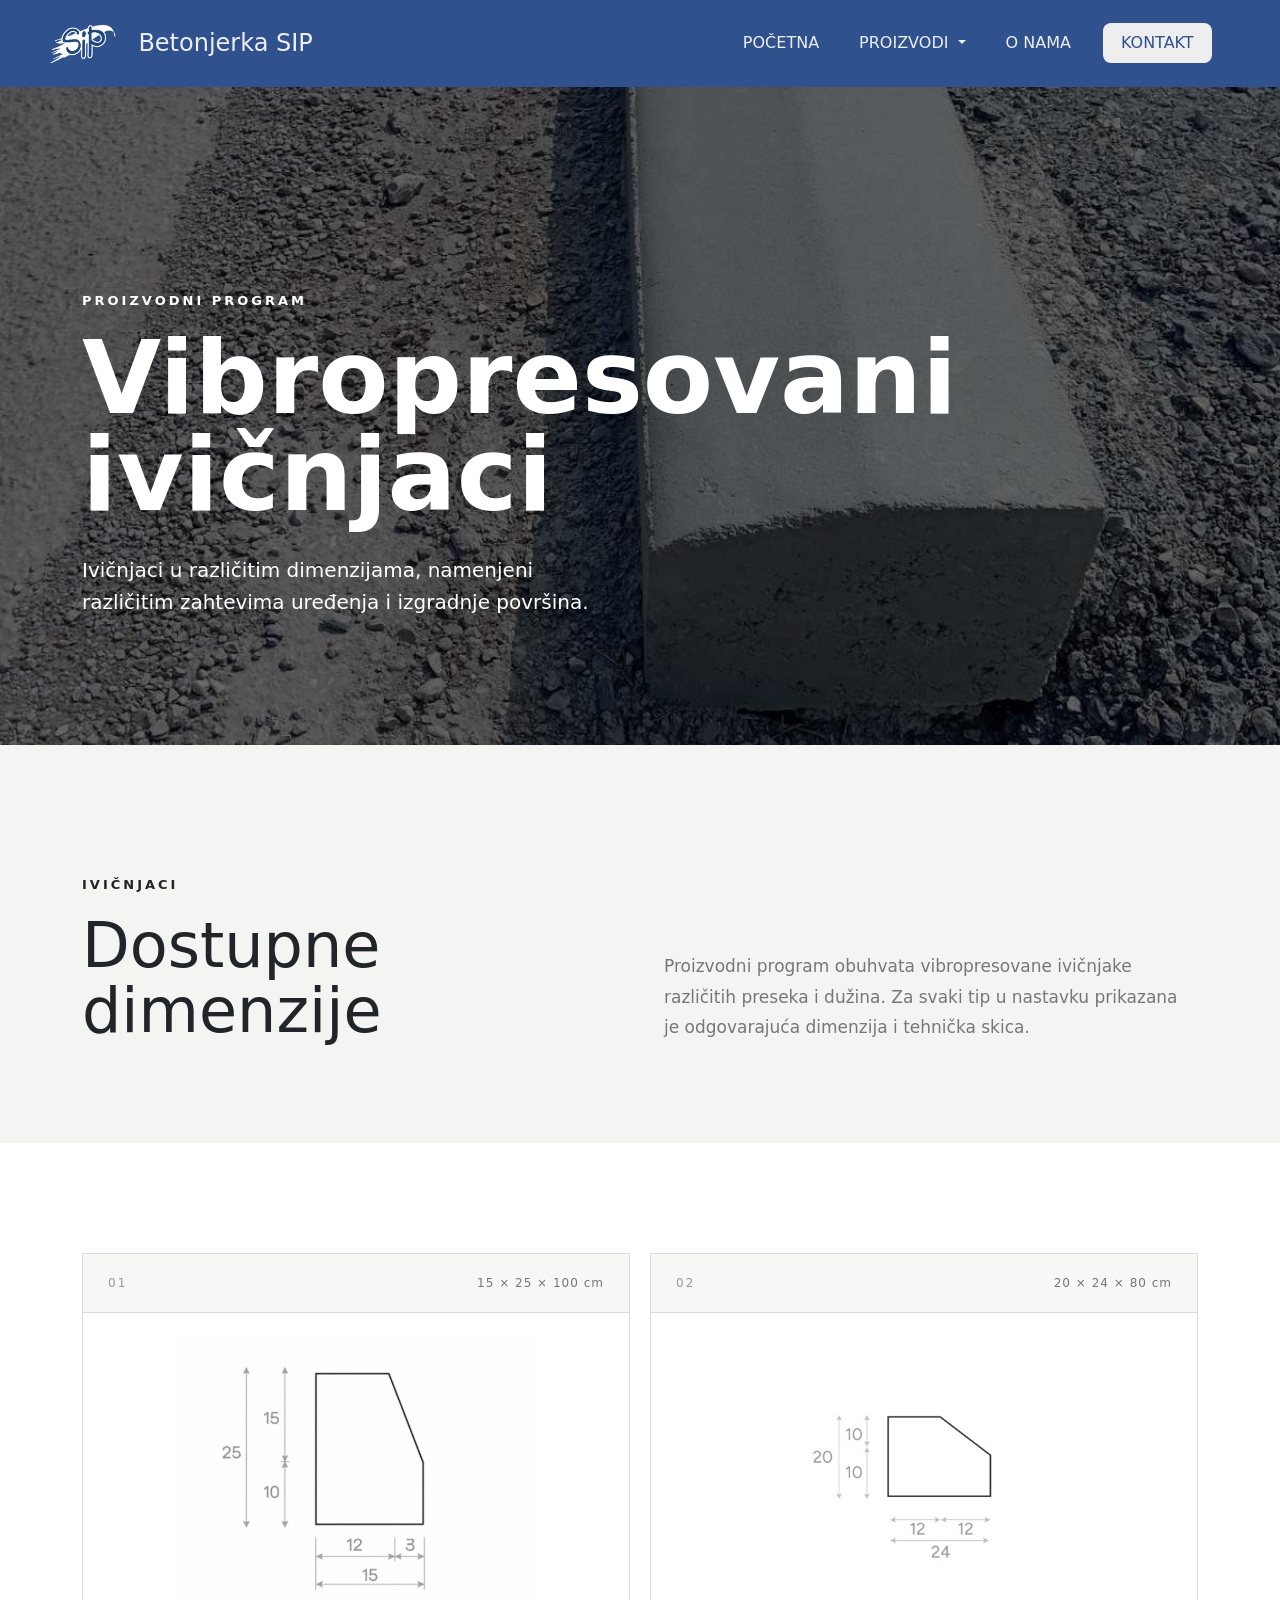
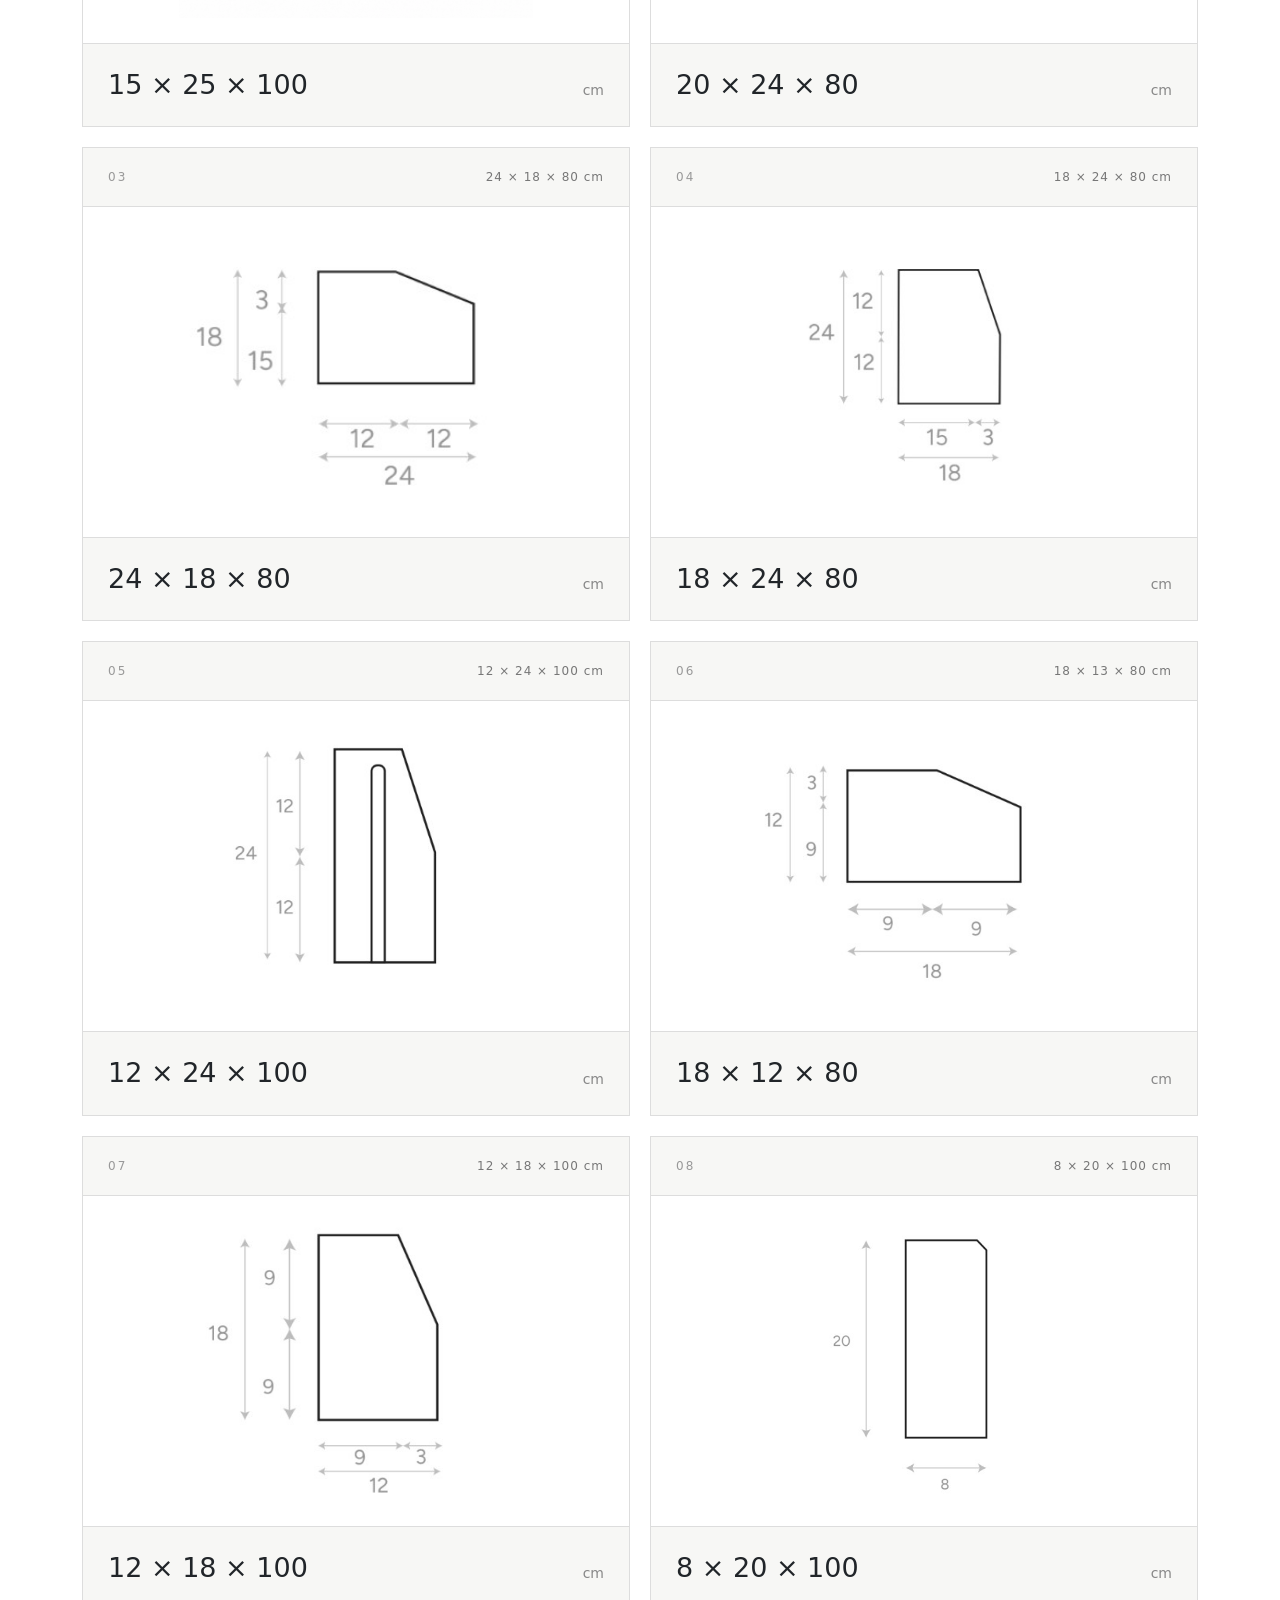
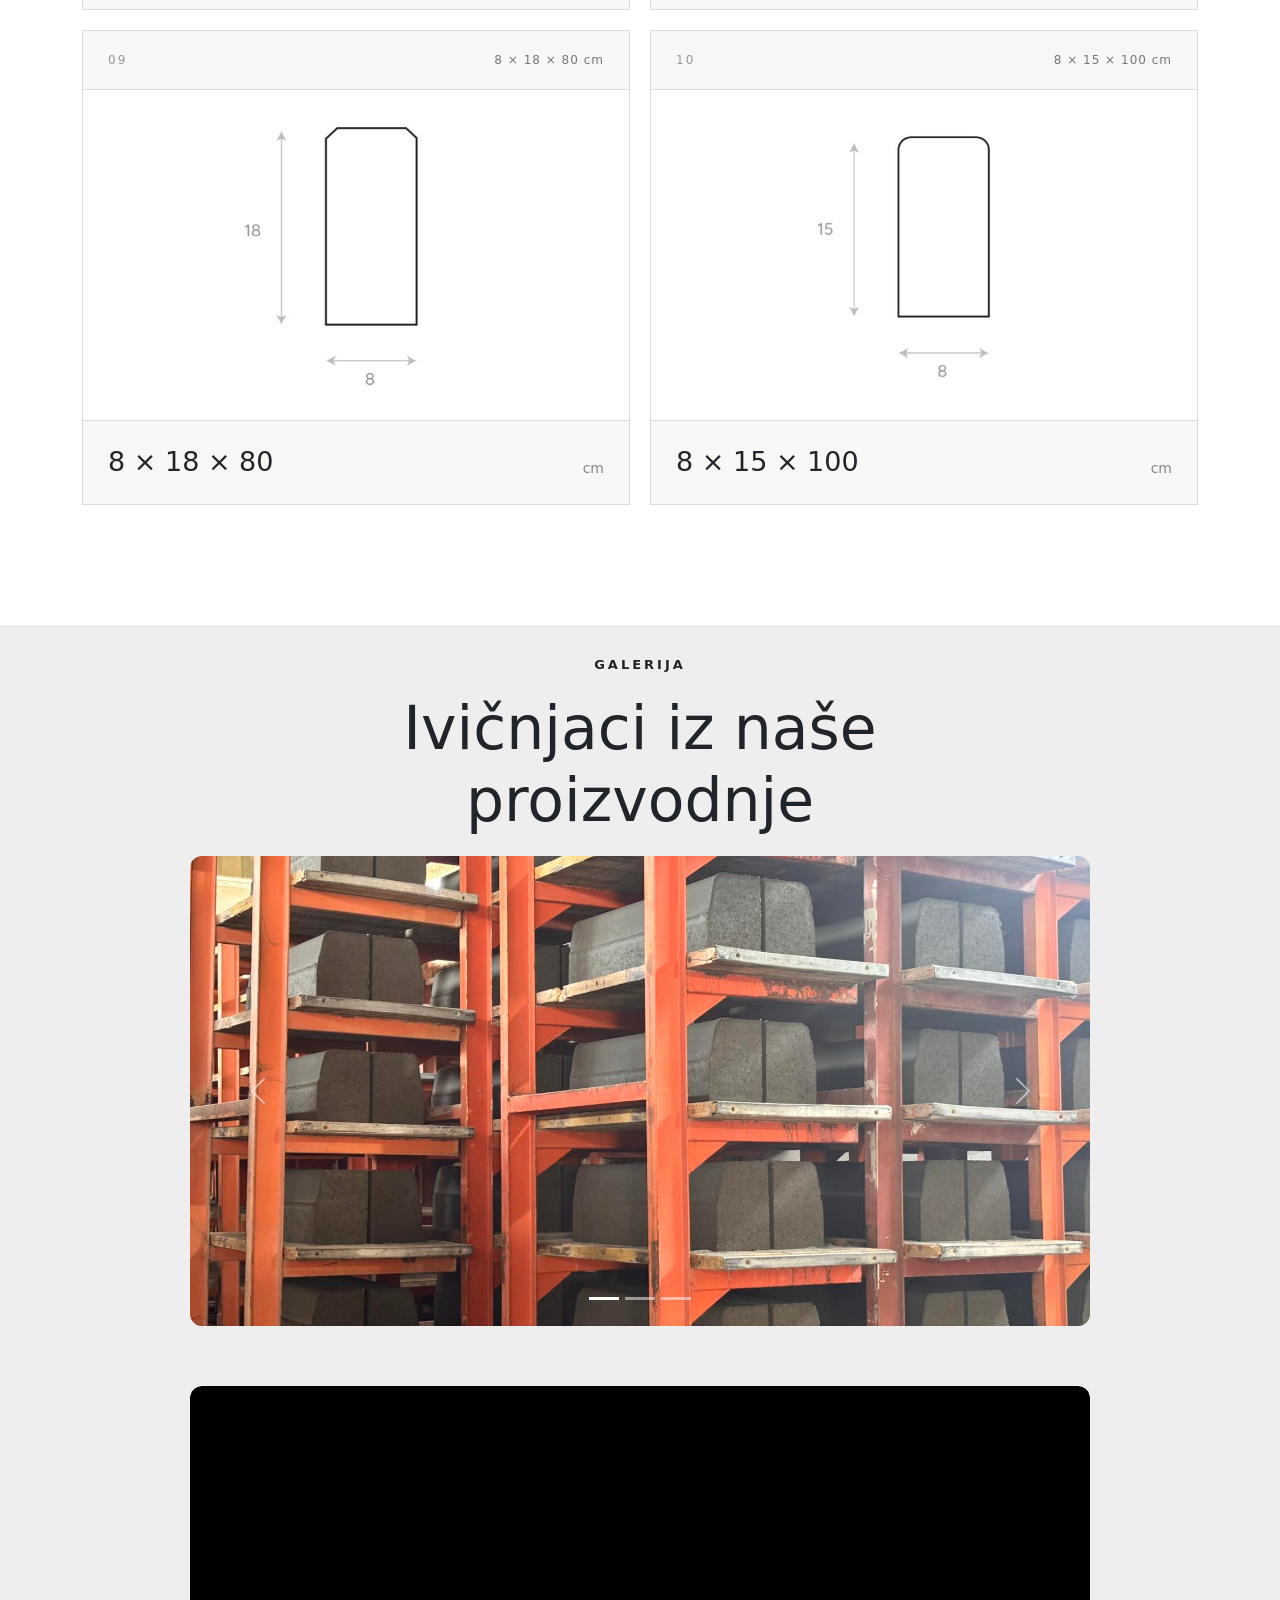
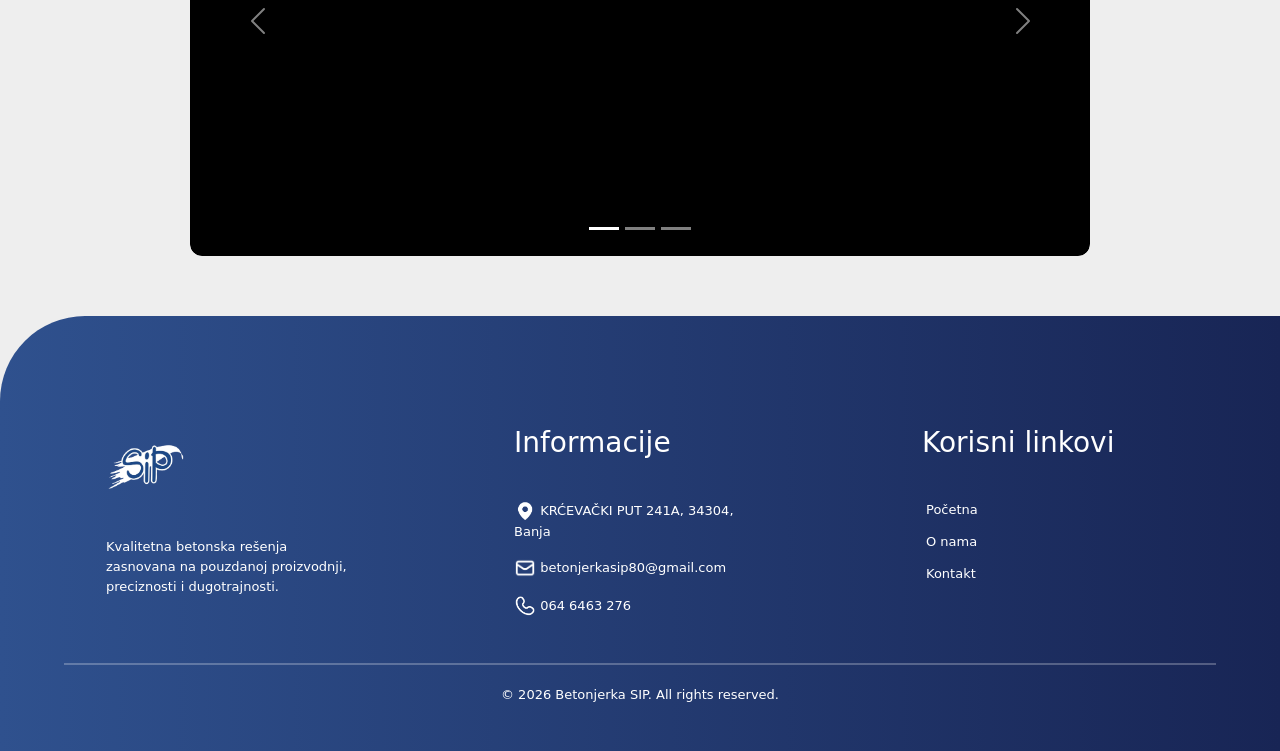
<file: proizvodi/ivicnjaci/index.html>
<!DOCTYPE html>
<html>
<head>
    <meta charset="UTF-8">
    <meta name="viewport" content="width=device-width, initial-scale=1.0">
    <title>Ivičnjaci</title>
    <meta name="description" content="Betonski ivičnjaci za uređenje puteva, trotoara, parkinga i drugih površina. Pogledajte dimenzije i ponudu Betonjerke SIP.">
    <link rel="stylesheet" href="/styles/style.css">
    <link rel="stylesheet" href="/styles/headerFooter.css">
    <link href="https://cdn.jsdelivr.net/npm/bootstrap@5.3.8/dist/css/bootstrap.min.css" rel="stylesheet" integrity="sha384-sRIl4kxILFvY47J16cr9ZwB07vP4J8+LH7qKQnuqkuIAvNWLzeN8tE5YBujZqJLB" crossorigin="anonymous">
    <link rel="icon" type="image/png" sizes="16x16" href="/assets/logo.jpg">
</head>
<body>
    <div id="navbar"></div>
    <section class="product-hero curbs-hero">
        <div class="product-hero-overlay"></div>
        <div class="container product-hero-content">
            <span class="product-label">PROIZVODNI PROGRAM</span>
            <h1>Vibropresovani<br>ivičnjaci</h1>
            <p>Ivičnjaci u različitim dimenzijama, namenjeni različitim zahtevima uređenja i izgradnje površina.</p>
        </div>
    </section>
    <section class="curbs-intro">
        <div class="container">
            <div class="row g-5 align-items-end">
                <div class="col-lg-6">
                    <span class="section-small-title">IVIČNJACI</span>
                    <h2>Dostupne dimenzije</h2>
                </div>
                <div class="col-lg-6">
                    <p>Proizvodni program obuhvata vibropresovane ivičnjake različitih preseka i dužina. Za svaki tip u nastavku prikazana je odgovarajuća dimenzija i tehnička skica.</p>
                </div>
            </div>
        </div>
    </section>
    <section class="curbs-products">
        <div class="container">
            <div class="curbs-grid">
                <article class="curb-card">
                    <div class="curb-card-top">
                        <span class="curb-number">01</span>
                        <span class="curb-type">15 × 25 × 100 cm</span>
                    </div>
                    <div class="curb-drawing">
                        <img src="/assets/skica1525.png" alt="Skica ivičnjaka 15 x 25 x 100 cm">
                    </div>
                    <div class="curb-info">
                        <h3>15 × 25 × 100</h3>
                        <span>cm</span>
                    </div>
                </article>
                <article class="curb-card">
                    <div class="curb-card-top">
                        <span class="curb-number">02</span>
                        <span class="curb-type">20 × 24 × 80 cm</span>
                    </div>
                    <div class="curb-drawing">
                        <img src="/assets/skica20.jpg" alt="Skica ivičnjaka 20 x 24 x 80 cm">
                    </div>
                    <div class="curb-info">
                        <h3>20 × 24 × 80</h3>
                        <span>cm</span>
                    </div>
                </article>
                <article class="curb-card">
                    <div class="curb-card-top">
                        <span class="curb-number">03</span>
                        <span class="curb-type">24 × 18 × 80 cm</span>
                    </div>
                    <div class="curb-drawing">
                        <img src="/assets/skica18.jpg" alt="Skica ivičnjaka 18 x 24 x 80 cm">
                    </div>
                    <div class="curb-info">
                        <h3>24 × 18 × 80</h3>
                        <span>cm</span>
                    </div>
                </article>
                <article class="curb-card">
                    <div class="curb-card-top">
                        <span class="curb-number">04</span>
                        <span class="curb-type">18 × 24 × 80 cm</span>
                    </div>
                    <div class="curb-drawing">
                        <img src="/assets/skica24.jpg" alt="Skica ivičnjaka 24 x 18 x 80 cm">
                    </div>
                    <div class="curb-info">
                        <h3>18 × 24 × 80</h3>
                        <span>cm</span>
                    </div>
                </article>
                <article class="curb-card">
                    <div class="curb-card-top">
                        <span class="curb-number">05</span>
                        <span class="curb-type">12 × 24 × 100 cm</span>
                    </div>
                    <div class="curb-drawing">
                        <img src="/assets/skica1212.jpg" alt="Skica ivičnjaka 12 x 24 x 100 cm">
                    </div>
                    <div class="curb-info">
                        <h3>12 × 24 × 100</h3>
                        <span>cm</span>
                    </div>
                </article>
                <article class="curb-card">
                    <div class="curb-card-top">
                        <span class="curb-number">06</span>
                        <span class="curb-type">18 × 13 × 80 cm</span>
                    </div>
                    <div class="curb-drawing">
                        <img src="/assets/skica12.jpg" alt="Skica ivičnjaka 12 x 18 x 100 cm">
                    </div>
                    <div class="curb-info">
                        <h3>18 × 12 × 80</h3>
                        <span>cm</span>
                    </div>
                </article>
                <article class="curb-card">
                    <div class="curb-card-top">
                        <span class="curb-number">07</span>
                        <span class="curb-type">12 × 18 × 100 cm</span>
                    </div>
                    <div class="curb-drawing">
                        <img src="/assets/skica99.jpg" alt="Skica ivičnjaka 18 x 12 x 80 cm">
                    </div>
                    <div class="curb-info">
                        <h3>12 × 18 × 100</h3>
                        <span>cm</span>
                    </div>
                </article>
                <article class="curb-card">
                    <div class="curb-card-top">
                        <span class="curb-number">08</span>
                        <span class="curb-type">8 × 20 × 100 cm</span>
                    </div>
                    <div class="curb-drawing">
                        <img src="/assets/skica208.jpg" alt="Skica ivičnjaka 8 x 20 x 100 cm">
                    </div>
                    <div class="curb-info">
                        <h3>8 × 20 × 100</h3>
                        <span>cm</span>
                    </div>
                </article>
                <article class="curb-card">
                    <div class="curb-card-top">
                        <span class="curb-number">09</span>
                        <span class="curb-type">8 × 18 × 80 cm</span>
                    </div>
                    <div class="curb-drawing">
                        <img src="/assets/skica188.jpg" alt="Skica ivičnjaka 8 x 18 x 80 cm">
                    </div>
                    <div class="curb-info">
                        <h3>8 × 18 × 80</h3>
                        <span>cm</span>
                    </div>
                </article>
                <article class="curb-card">
                    <div class="curb-card-top">
                        <span class="curb-number">10</span>
                        <span class="curb-type">8 × 15 × 100 cm</span>
                    </div>
                    <div class="curb-drawing">
                        <img src="/assets/skica15.jpg" alt="Skica ivičnjaka 8 x 15 x 100 cm">
                    </div>
                    <div class="curb-info">
                        <h3>8 × 15 × 100</h3>
                        <span>cm</span>
                    </div>
                </article>
            </div>
        </div>
    </section>
    <div class="text-center section-heading">
                <span class="section-small-title">GALERIJA</span>
                <h2>Ivičnjaci iz naše proizvodnje</h2>
            </div>
    <div id="carouselExampleIndicators" class="carousel slide">
        <div class="carousel-indicators">
            <button type="button" data-bs-target="#carouselExampleIndicators" data-bs-slide-to="0" class="active" aria-current="true" aria-label="Slide 1"></button>
            <button type="button" data-bs-target="#carouselExampleIndicators" data-bs-slide-to="1" aria-label="Slide 2"></button>
            <button type="button" data-bs-target="#carouselExampleIndicators" data-bs-slide-to="2" aria-label="Slide 3"></button>
        </div>
        <div class="carousel-inner">
            <div class="carousel-item active">
                <img src="/assets/ivicnjak2.jpg" class="d-block w-100" alt="...">
            </div>
            <div class="carousel-item">
                <img src="/assets/ivicnjak1.jpeg" class="d-block w-100" alt="...">
            </div>
            <div class="carousel-item">
                <img src="/assets/ivicnjak.jpeg" class="d-block w-100" alt="...">
            </div>
        </div>
        <button class="carousel-control-prev" type="button" data-bs-target="#carouselExampleIndicators" data-bs-slide="prev">
            <span class="carousel-control-prev-icon" aria-hidden="true"></span>
            <span class="visually-hidden">Previous</span>
        </button>
        <button class="carousel-control-next" type="button" data-bs-target="#carouselExampleIndicators" data-bs-slide="next">
            <span class="carousel-control-next-icon" aria-hidden="true"></span>
            <span class="visually-hidden">Next</span>
        </button>
    </div>

    <section class="ivicnjaci-video-gallery">
        <div class="container">
            <div id="ivicnjaciVideoCarousel" class="carousel slide">
                <div class="carousel-indicators">
                    <button type="button" data-bs-target="#ivicnjaciVideoCarousel" data-bs-slide-to="0" class="active" aria-current="true" aria-label="Video 1"></button>
                    <button type="button" data-bs-target="#ivicnjaciVideoCarousel" data-bs-slide-to="1" aria-label="Video 2"></button>
                    <button type="button" data-bs-target="#ivicnjaciVideoCarousel" data-bs-slide-to="2" aria-label="Video 3"></button>
                </div>
                <div class="carousel-inner">
                    <div class="carousel-inner">
                        <div class="carousel-item active">
                            <video class="d-block w-100" autoplay loop muted playsinline preload="metadata">
                                <source src="/assets/ivicnjaci1.mp4" type="video/mp4">
                                Vaš pregledač ne podržava video.
                            </video>
                        </div>
                        <div class="carousel-item">
                            <video class="d-block w-100" autoplay loop muted playsinline preload="metadata">
                                <source src="/assets/ivicnjaci2.mp4" type="video/mp4">
                                Vaš pregledač ne podržava video.
                            </video>
                        </div>
                        <div class="carousel-item">
                            <video class="d-block w-100" autoplay loop muted playsinline preload="metadata">
                                <source src="/assets/ivicnjaci.mp4" type="video/mp4">
                                Vaš pregledač ne podržava video.
                            </video>
                        </div>
                    </div>
                </div>
                <button class="carousel-control-prev" type="button" data-bs-target="#ivicnjaciVideoCarousel" data-bs-slide="prev">
                    <span class="carousel-control-prev-icon" aria-hidden="true"></span>
                    <span class="visually-hidden">Prethodni</span>
                </button>
                <button class="carousel-control-next" type="button" data-bs-target="#ivicnjaciVideoCarousel" data-bs-slide="next">
                    <span class="carousel-control-next-icon" aria-hidden="true"></span>
                    <span class="visually-hidden">Sledeći</span>
                </button>
            </div>
        </div>
    </section>
    <div id="footer"></div>
    <script src="/java.js"></script>
    <script src="https://code.jquery.com/jquery-3.2.1.slim.min.js" integrity="sha384-KJ3o2DKtIkvYIK3UENzmM7KCkRr/rE9/Qpg6aAZGJwFDMVNA/GpGFF93hXpG5KkN" crossorigin="anonymous"></script>
    <script src="https://cdn.jsdelivr.net/npm/bootstrap@5.3.8/dist/js/bootstrap.bundle.min.js" integrity="sha384-FKyoEForCGlyvwx9Hj09JcYn3nv7wiPVlz7YYwJrWVcXK/BmnVDxM+D2scQbITxI" crossorigin="anonymous"></script>
</body>
</html>
</file>
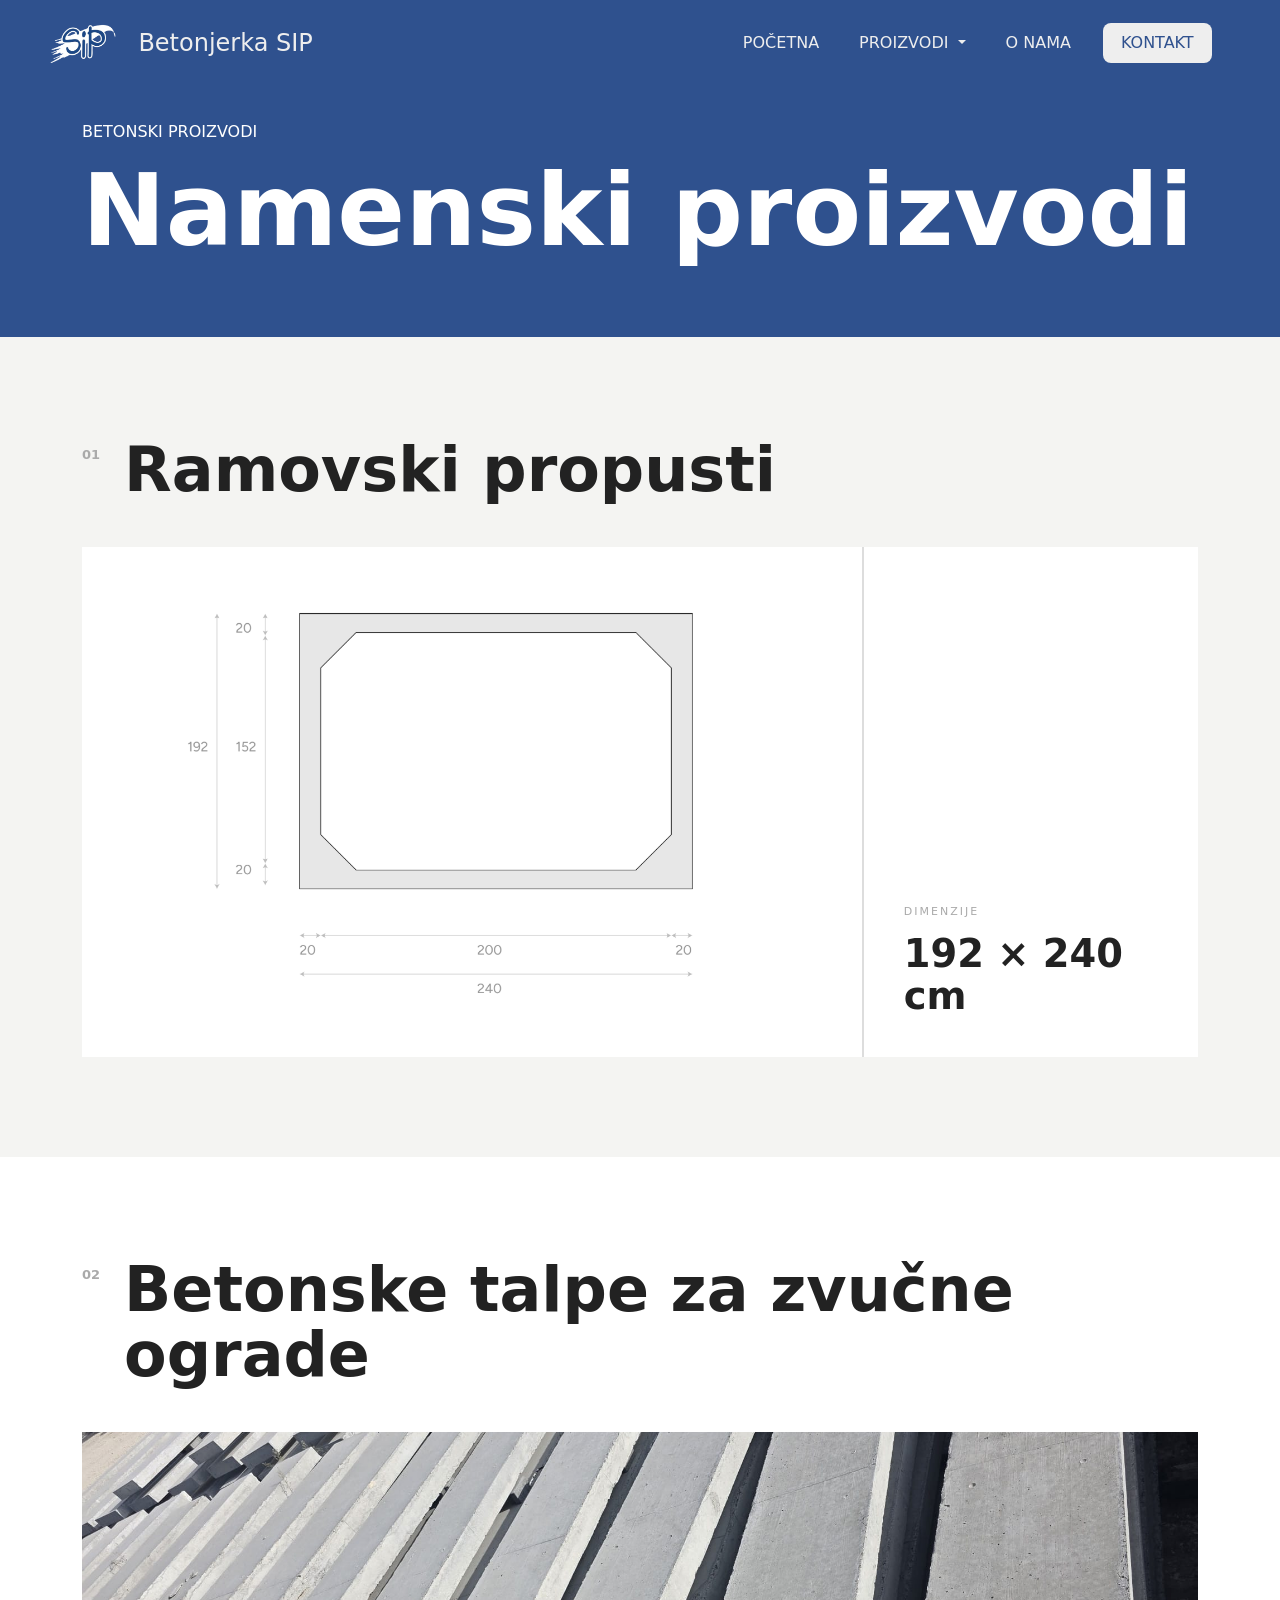
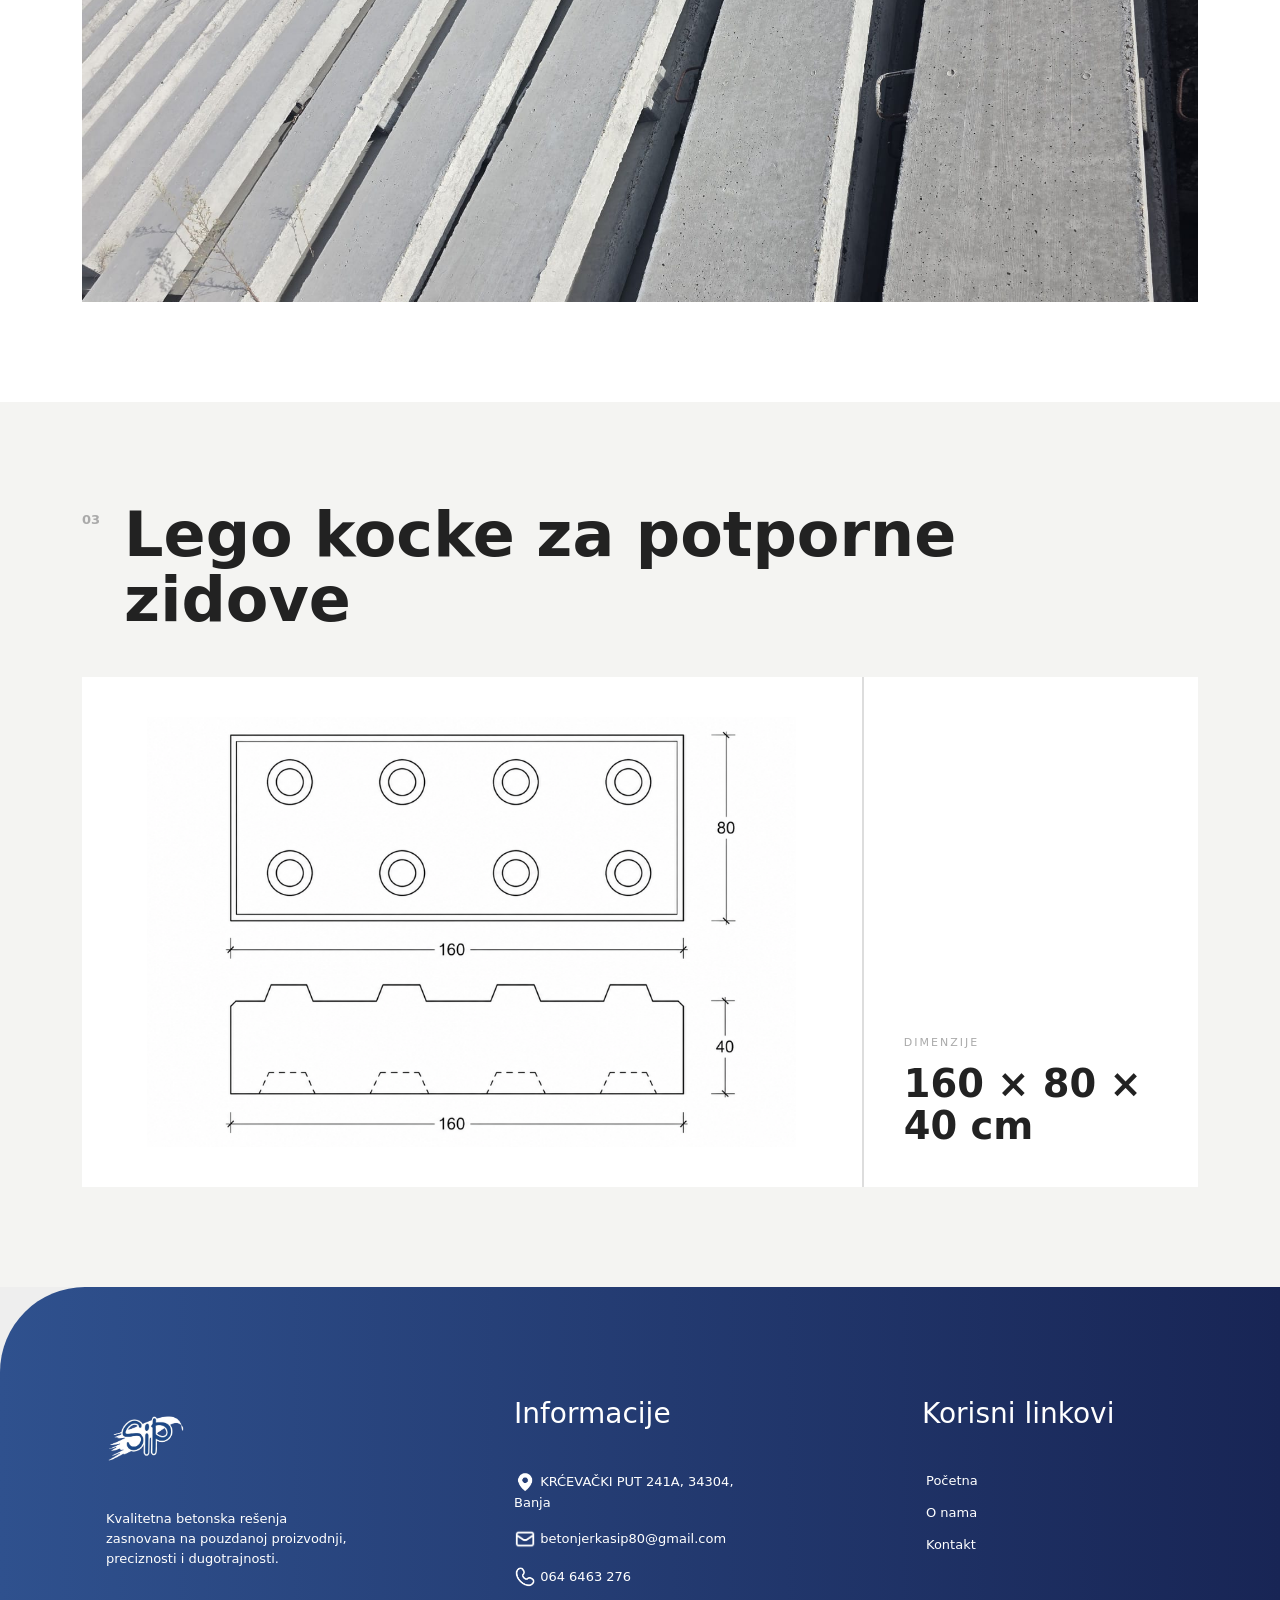
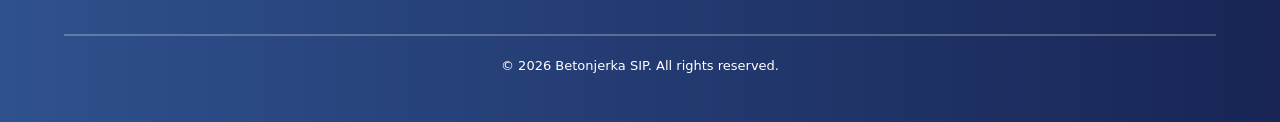
<file: proizvodi/namenski-proizvodi/index.html>
<!DOCTYPE html>
<html>
<head>
    <meta charset="UTF-8">
    <meta name="viewport" content="width=device-width, initial-scale=1.0">
    <title>Namenski proizvodi</title>
    <meta name="description" content="Namenski betonski proizvodi Betonjerke SIP: ramovski propusti, betonske talpe, lego blokovi za potporne zidove i drugi elementi.">
    <link rel="stylesheet" href="/styles/style.css">
    <link rel="stylesheet" href="/styles/headerFooter.css">
    <link href="https://cdn.jsdelivr.net/npm/bootstrap@5.3.8/dist/css/bootstrap.min.css" rel="stylesheet" integrity="sha384-sRIl4kxILFvY47J16cr9ZwB07vP4J8+LH7qKQnuqkuIAvNWLzeN8tE5YBujZqJLB" crossorigin="anonymous">
    <link rel="icon" type="image/png" sizes="16x16" href="/assets/logo.jpg">
</head>
<body>
    <div id="navbar"></div>
    <section class="paving-hero">
        <div class="container">
            <span>BETONSKI PROIZVODI</span>
            <h1>Namenski proizvodi</h1>
        </div>
    </section>
    <section class="purpose-section culvert-section">
        <div class="container">
            <div class="purpose-heading">
                <span>01</span>
                <h2>Ramovski propusti</h2>
            </div>
            <div class="purpose-feature">
                <div class="purpose-sketch">
                    <img src="/assets/ramovski-propust.png" alt="Skica ramovskog propusta 192 x 240 cm">
                </div>
                <div class="purpose-details">
                    <span>DIMENZIJE</span>
                    <h3>192 × 240 cm</h3>
                </div>
            </div>
        </div>
    </section>
    <section class="purpose-section sound-wall-section">
        <div class="container">
            <div class="purpose-heading">
                <span>02</span>
                <h2>Betonske talpe za zvučne ograde</h2>
            </div>
            <div class="purpose-feature purpose-feature-image">
                <div class="purpose-sketch">
                    <img src="/assets/talpe.jpeg" alt="Betonske talpe za zvučne ograde">
                </div>
            </div>
        </div>
    </section>
    <section class="purpose-section lego-section">
        <div class="container">
            <div class="purpose-heading">
                <span>03</span>
                <h2>Lego kocke za potporne zidove</h2>
            </div>
            <div class="purpose-feature">
                <div class="purpose-sketch">
                    <img src="/assets/lego.png" alt="Skica lego kocke 160 x 80 x 40 cm">
                </div>
                <div class="purpose-details">
                    <span>DIMENZIJE</span>
                    <h3>160 × 80 × 40 cm</h3>
                </div>
            </div>
        </div>
    </section>
    <div id="footer"></div>
    <script src="/java.js"></script>
    <script src="https://code.jquery.com/jquery-3.2.1.slim.min.js" integrity="sha384-KJ3o2DKtIkvYIK3UENzmM7KCkRr/rE9/Qpg6aAZGJwFDMVNA/GpGFF93hXpG5KkN" crossorigin="anonymous"></script>
    <script src="https://cdn.jsdelivr.net/npm/bootstrap@5.3.8/dist/js/bootstrap.bundle.min.js" integrity="sha384-FKyoEForCGlyvwx9Hj09JcYn3nv7wiPVlz7YYwJrWVcXK/BmnVDxM+D2scQbITxI" crossorigin="anonymous"></script>
</body>
</html>
</file>
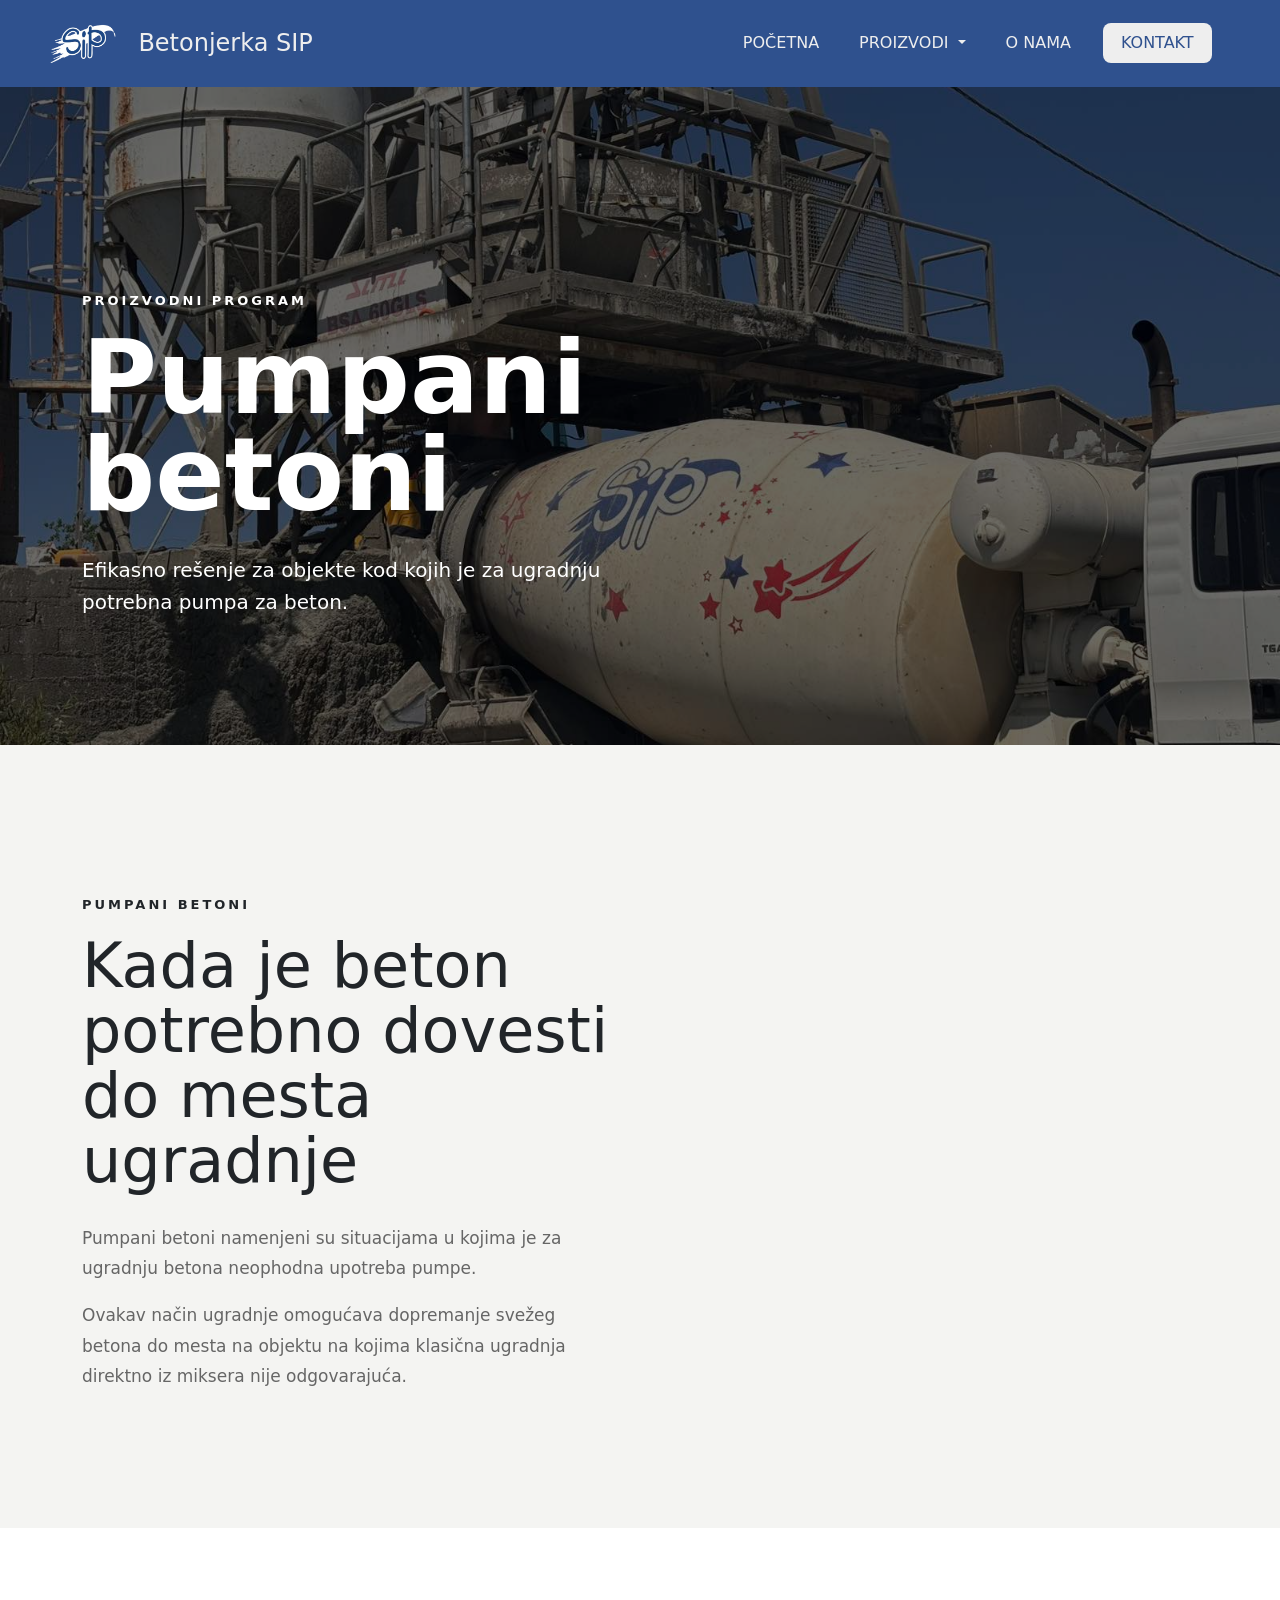
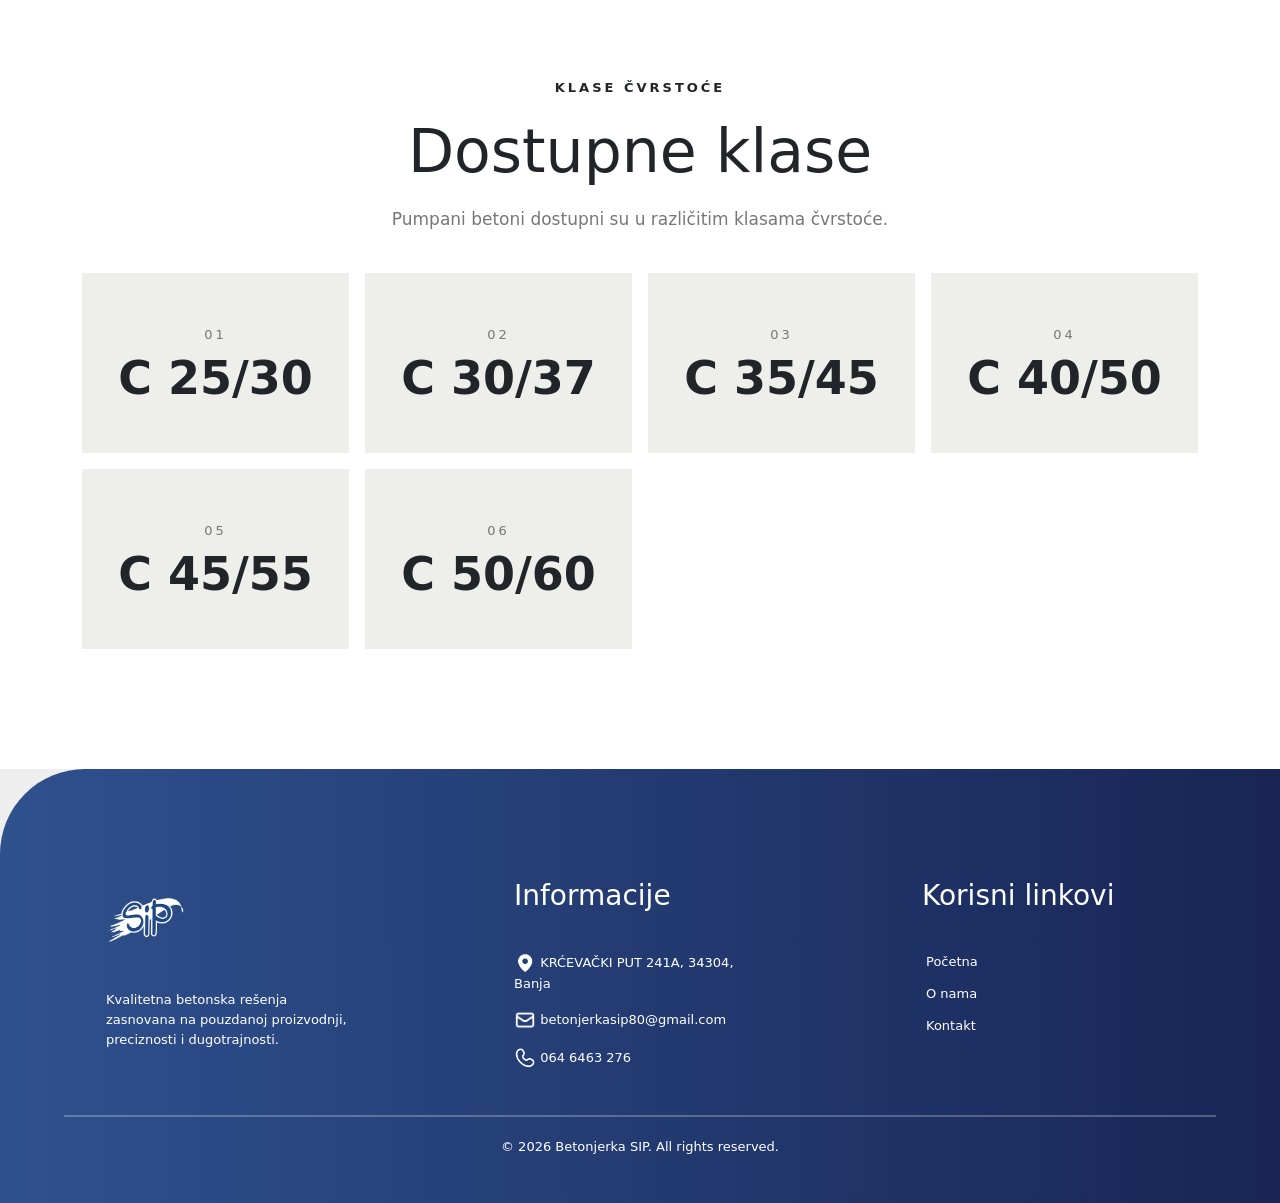
<file: proizvodi/pumpani-beton/index.html>
<!DOCTYPE html>
<html>
<head>
    <meta charset="UTF-8">
    <meta name="viewport" content="width=device-width, initial-scale=1.0">
    <title>Pumpani betoni</title>
    <meta name="description" content="Pumpani beton i profesionalna isporuka betona pumpama za različite vrste građevinskih radova. Saznajte više o ponudi Betonjerke SIP.">
    <link rel="stylesheet" href="/styles/style.css">
    <link rel="stylesheet" href="/styles/headerFooter.css">
    <link href="https://cdn.jsdelivr.net/npm/bootstrap@5.3.8/dist/css/bootstrap.min.css" rel="stylesheet" integrity="sha384-sRIl4kxILFvY47J16cr9ZwB07vP4J8+LH7qKQnuqkuIAvNWLzeN8tE5YBujZqJLB" crossorigin="anonymous">
    <link rel="icon" type="image/png" sizes="16x16" href="/assets/logo.jpg">
</head>
<body>
    <div id="navbar"></div>
    <section class="product-hero pumpani-hero">
        <div class="product-hero-overlay"></div>
        <div class="container product-hero-content">
            <span class="product-label">
                PROIZVODNI PROGRAM
            </span>
            <h1>
                Pumpani<br>
                betoni
            </h1>
            <p>
                Efikasno rešenje za objekte kod kojih
                je za ugradnju potrebna pumpa za beton.
            </p>
        </div>
    </section>
    <!-- INTRO -->
    <section class="product-intro">
        <div class="container">
            <div class="row align-items-center g-5">
                <div class="col-lg-6">
                    <span class="section-small-title">
                        PUMPANI BETONI
                    </span>
                    <h2>
                        Kada je beton potrebno
                        dovesti do mesta ugradnje
                    </h2>
                    <p>
                        Pumpani betoni namenjeni su situacijama u kojima
                        je za ugradnju betona neophodna upotreba pumpe.
                    </p>
                    <p>
                        Ovakav način ugradnje omogućava dopremanje
                        svežeg betona do mesta na objektu na kojima
                        klasična ugradnja direktno iz miksera nije
                        odgovarajuća.
                    </p>
                </div>
                <div class="col-lg-6">
                    <div class="product-image-video">
                        <video autoplay muted loop playsinline>
                            <source src="/assets/beton1.mp4" type="video/mp4">
                            Vaš pregledač ne podržava video.
                        </video>
                    </div>
                </div>
            </div>
        </div>
    </section>
    <!-- CLASSES -->
    <section class="concrete-classes">
        <div class="container">
            <div class="text-center section-heading">
                <span class="section-small-title">
                    KLASE ČVRSTOĆE
                </span>
                <h2>
                    Dostupne klase
                </h2>
                <p>
                    Pumpani betoni dostupni su u različitim
                    klasama čvrstoće.
                </p>
            </div>
            <div class="row g-3 mt-4">
                <div class="col-6 col-md-4 col-lg-3">
                    <div class="class-box">
                        <span>01</span>
                        <strong>C 25/30</strong>
                    </div>
                </div>
                <div class="col-6 col-md-4 col-lg-3">
                    <div class="class-box">
                        <span>02</span>
                        <strong>C 30/37</strong>
                    </div>
                </div>
                <div class="col-6 col-md-4 col-lg-3">
                    <div class="class-box">
                        <span>03</span>
                        <strong>C 35/45</strong>
                    </div>
                </div>
                <div class="col-6 col-md-4 col-lg-3">
                    <div class="class-box">
                        <span>04</span>
                        <strong>C 40/50</strong>
                    </div>
                </div>
                <div class="col-6 col-md-4 col-lg-3">
                    <div class="class-box">
                        <span>05</span>
                        <strong>C 45/55</strong>
                    </div>
                </div>
                <div class="col-6 col-md-4 col-lg-3">
                    <div class="class-box">
                        <span>06</span>
                        <strong>C 50/60</strong>
                    </div>
                </div>
            </div>
        </div>
    </section>
    <div id="footer"></div>
    <script src="/java.js"></script>
    <script src="https://code.jquery.com/jquery-3.2.1.slim.min.js" integrity="sha384-KJ3o2DKtIkvYIK3UENzmM7KCkRr/rE9/Qpg6aAZGJwFDMVNA/GpGFF93hXpG5KkN" crossorigin="anonymous"></script>
    <script src="https://cdn.jsdelivr.net/npm/bootstrap@5.3.8/dist/js/bootstrap.bundle.min.js" integrity="sha384-FKyoEForCGlyvwx9Hj09JcYn3nv7wiPVlz7YYwJrWVcXK/BmnVDxM+D2scQbITxI" crossorigin="anonymous"></script>
</body>
</html>
</file>
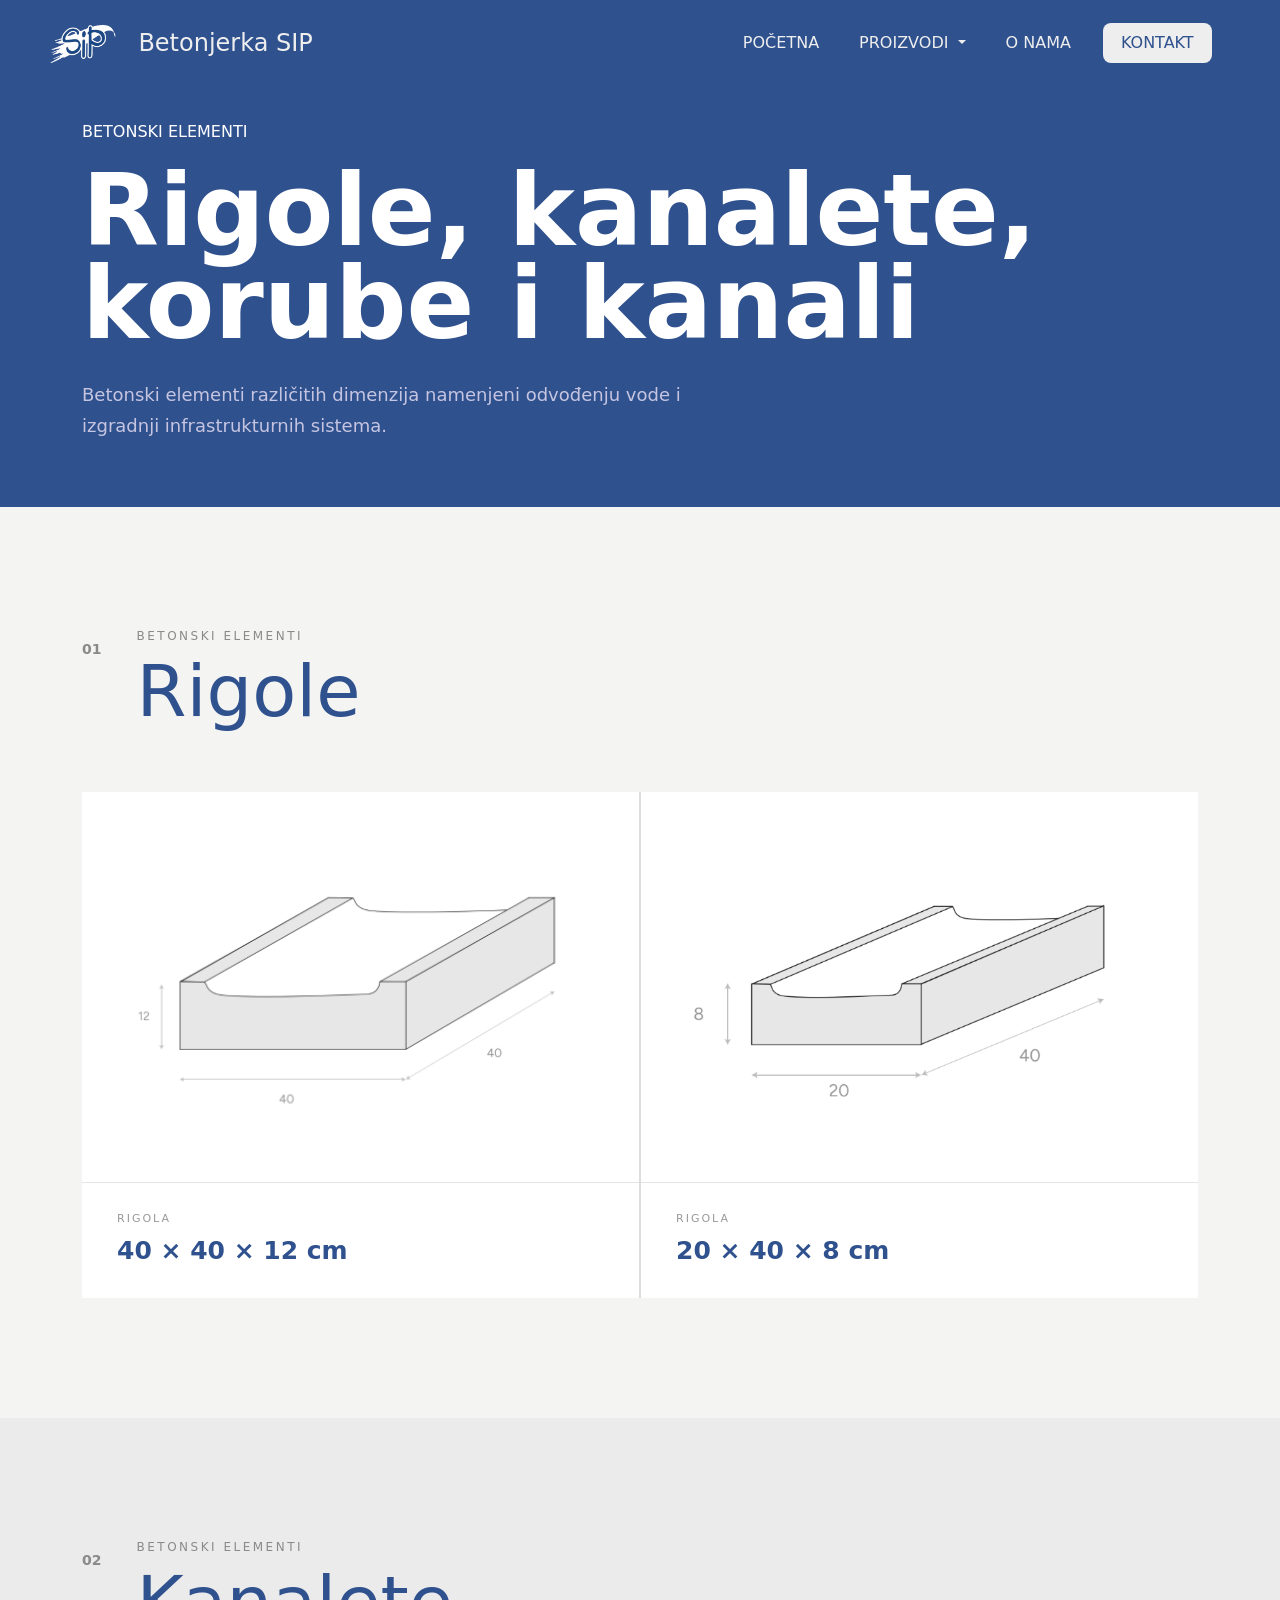
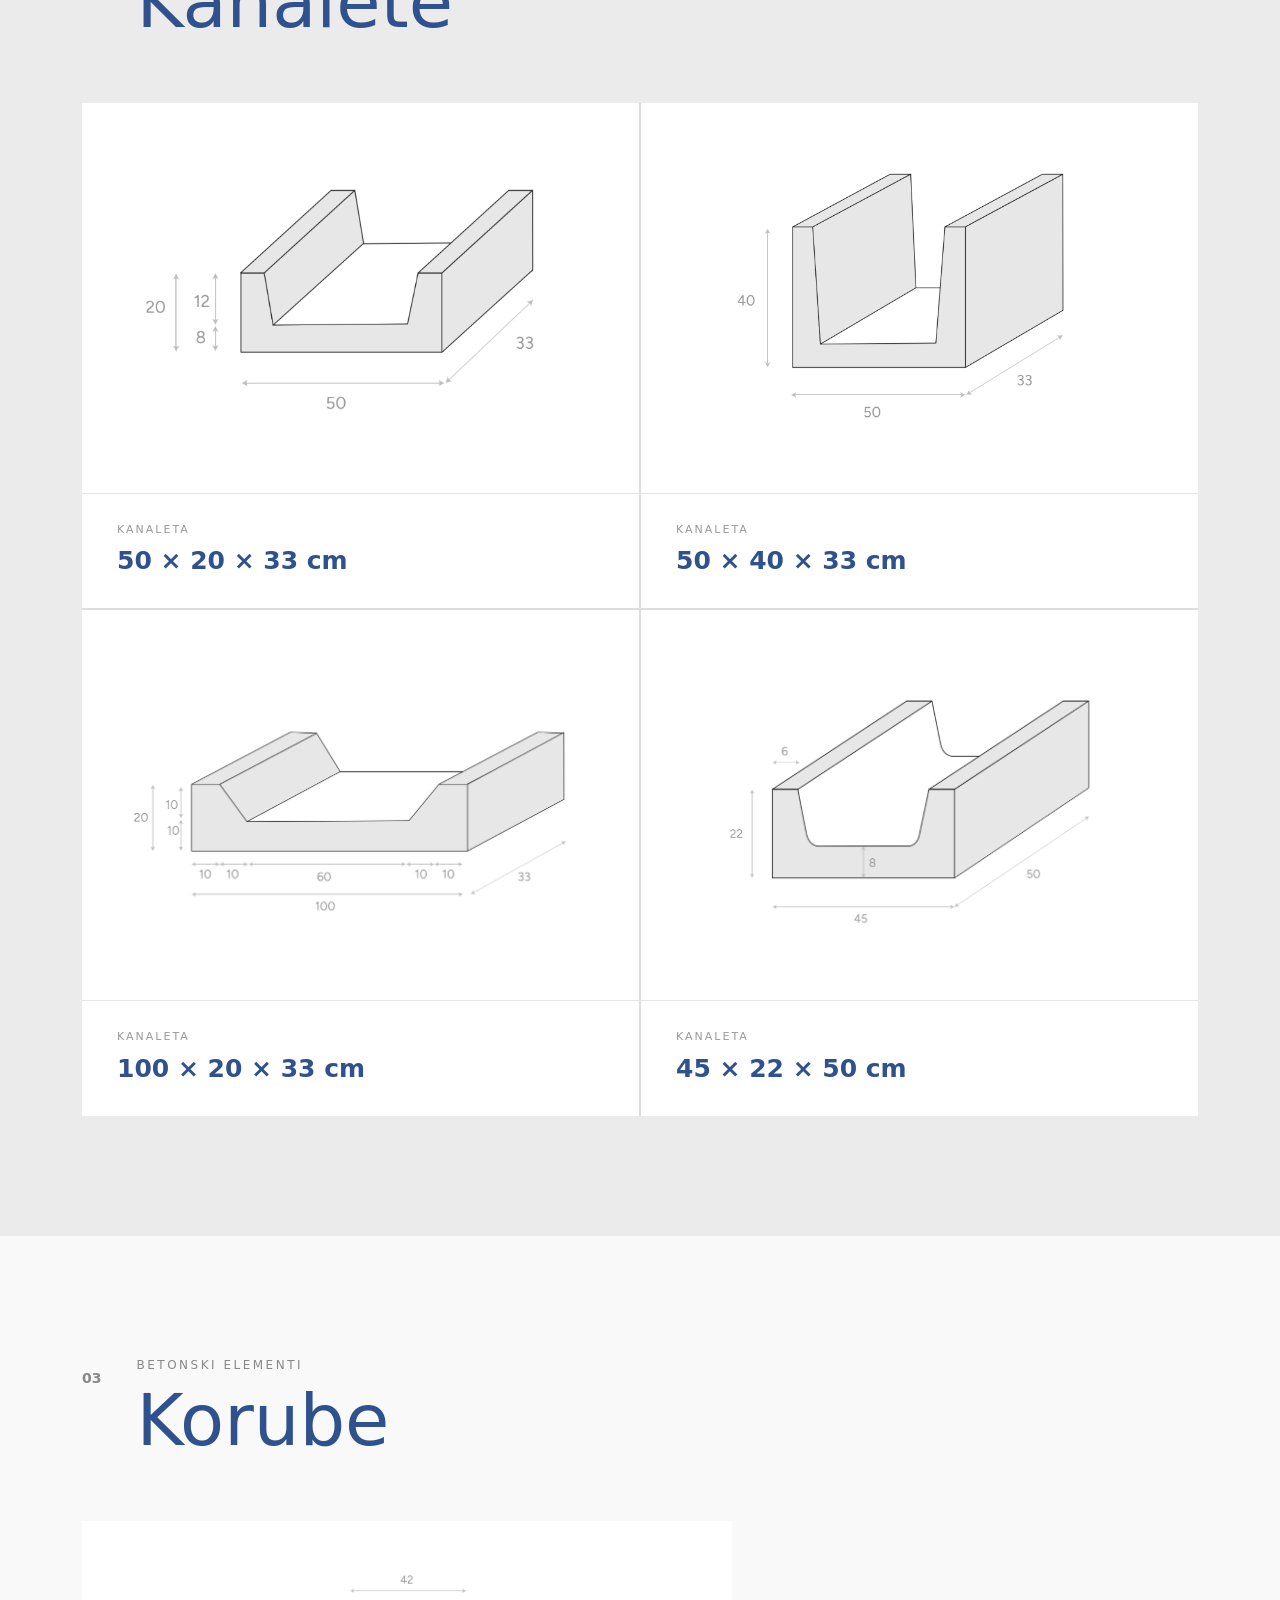
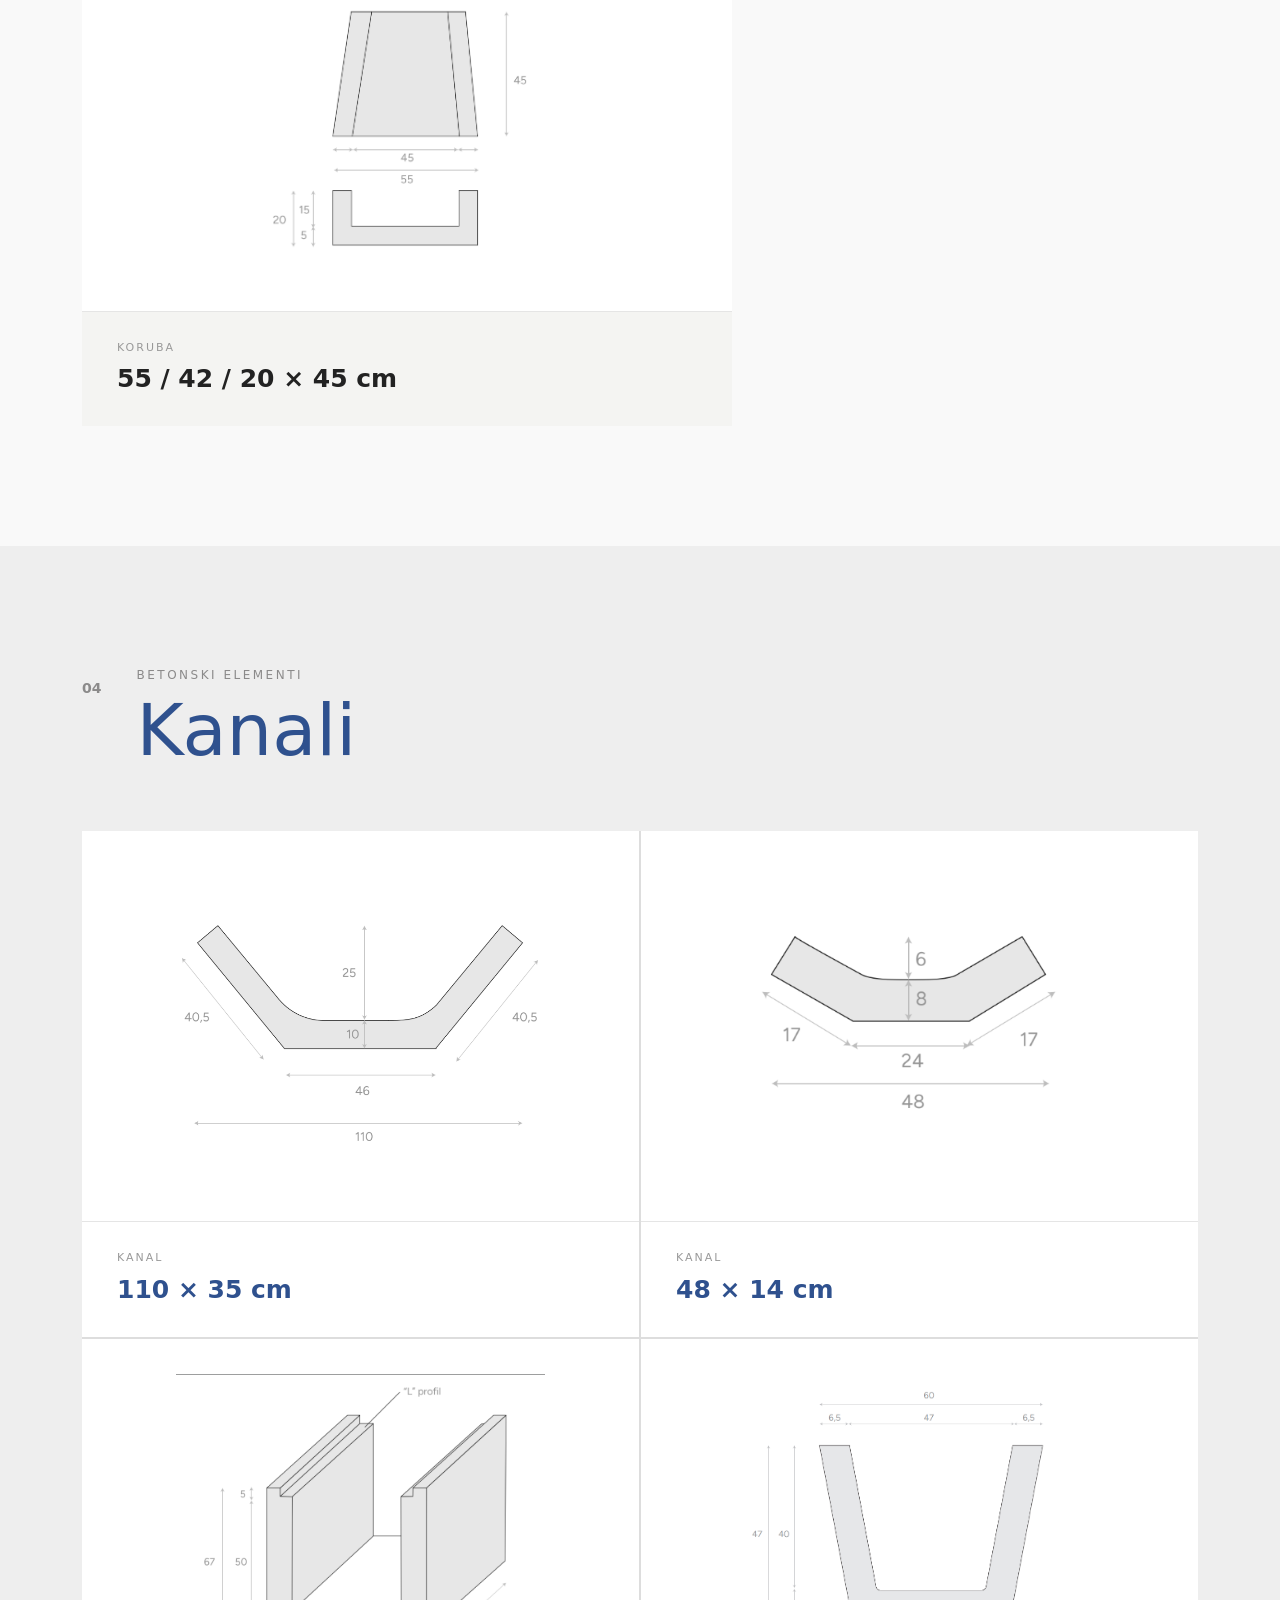
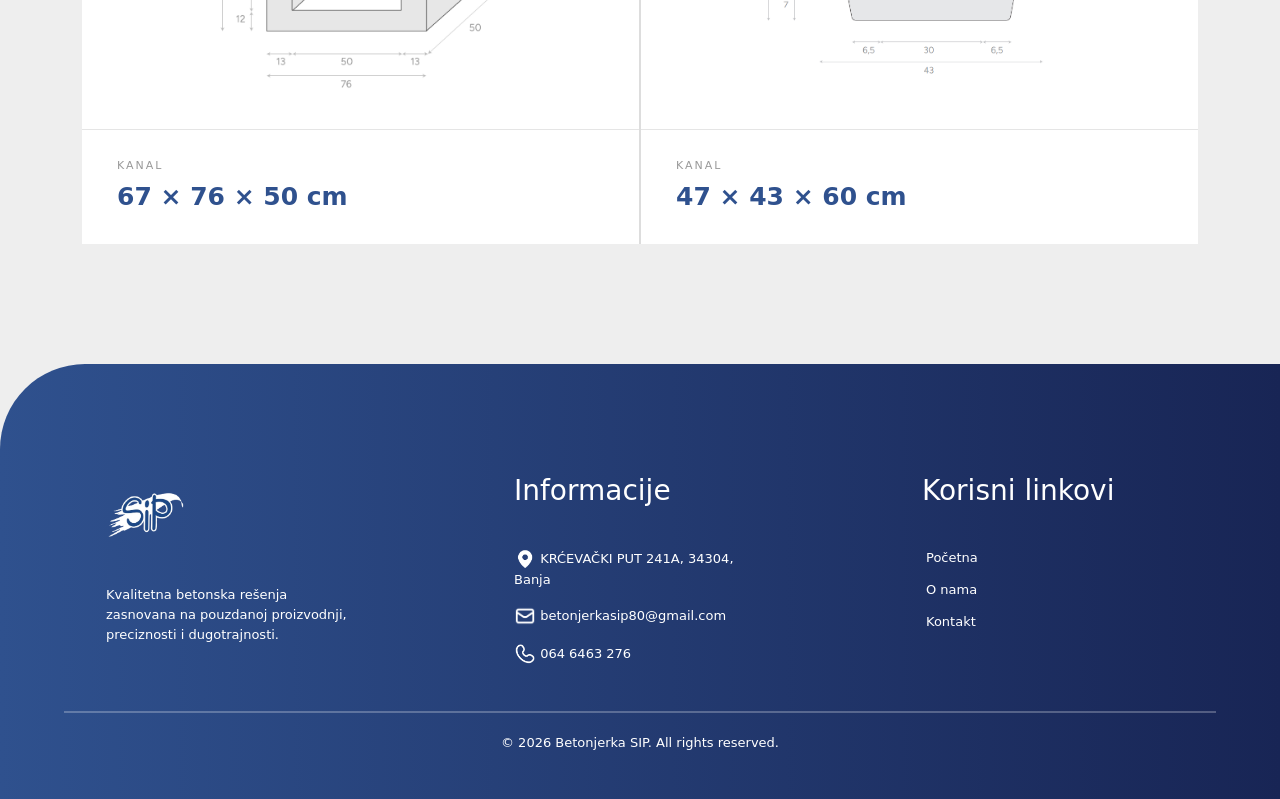
<file: proizvodi/rigole/index.html>
<!DOCTYPE html>
<html>
<head>
    <meta charset="UTF-8">
    <meta name="viewport" content="width=device-width, initial-scale=1.0">
    <title>Rigole, kanalete, korube i kanali</title>
    <meta name="description" content="Betonske rigole, kanalete, korube i kanali za odvodnjavanje i infrastrukturne radove. Pogledajte ponudu Betonjerke SIP.">
    <link rel="stylesheet" href="/styles/style.css">
    <link rel="stylesheet" href="/styles/headerFooter.css">
    <link href="https://cdn.jsdelivr.net/npm/bootstrap@5.3.8/dist/css/bootstrap.min.css" rel="stylesheet" integrity="sha384-sRIl4kxILFvY47J16cr9ZwB07vP4J8+LH7qKQnuqkuIAvNWLzeN8tE5YBujZqJLB" crossorigin="anonymous">
    <link rel="icon" type="image/png" sizes="16x16" href="/assets/logo.jpg">
</head>
<body>
    <div id="navbar"></div>
    <section class="paving-hero">
        <div class="container">
            <span>BETONSKI ELEMENTI</span>
            <h1>Rigole, kanalete,<br>korube i kanali</h1>
            <p>Betonski elementi različitih dimenzija namenjeni odvođenju vode i izgradnji infrastrukturnih sistema.</p>
        </div>
    </section>
    <section class="product-category rigole-section">
        <div class="container">
            <div class="category-heading">
                <span>01</span>
                <div>
                    <p>BETONSKI ELEMENTI</p>
                    <h2>Rigole</h2>
                </div>
            </div>
            <div class="technical-grid two-items">
                <article class="technical-card">
                    <div class="technical-sketch">
                        <img src="/assets/rigola12.png" alt="Skica rigole 40 x 40 x 12 cm">
                    </div>
                    <div class="technical-info">
                        <span>RIGOLA</span>
                        <h3>40 × 40 × 12 cm</h3>
                    </div>
                </article>
                <article class="technical-card">
                    <div class="technical-sketch">
                        <img src="/assets/rigola8.png" alt="Skica rigole 20 x 40 x 8 cm">
                    </div>
                    <div class="technical-info">
                        <span>RIGOLA</span>
                        <h3>20 × 40 × 8 cm</h3>
                    </div>
                </article>
            </div>
        </div>
    </section>
    <section class="product-category kanalete-section">
        <div class="container">
            <div class="category-heading">
                <span>02</span>
                <div>
                    <p>BETONSKI ELEMENTI</p>
                    <h2>Kanalete</h2>
                </div>
            </div>
            <div class="technical-grid">
                <article class="technical-card">
                    <div class="technical-sketch">
                        <img src="/assets/kanaleta502033.png" alt="Skica kanalete 50 x 20 x 33 cm">
                    </div>
                    <div class="technical-info">
                        <span>KANALETA</span>
                        <h3>50 × 20 × 33 cm</h3>
                    </div>
                </article>
                <article class="technical-card">
                    <div class="technical-sketch">
                        <img src="/assets/kanaleta504033.png" alt="Skica kanalete 50 x 40 x 33 cm">
                    </div>
                    <div class="technical-info">
                        <span>KANALETA</span>
                        <h3>50 × 40 × 33 cm</h3>
                    </div>
                </article>
                <article class="technical-card">
                    <div class="technical-sketch">
                        <img src="/assets/kanaleta1002033.png" alt="Skica kanalete 100 x 20 x 33 cm">
                    </div>
                    <div class="technical-info">
                        <span>KANALETA</span>
                        <h3>100 × 20 × 33 cm</h3>
                    </div>
                </article>
                <article class="technical-card">
                    <div class="technical-sketch">
                        <img src="/assets/kanaleta452250.png" alt="Skica kanalete 45 x 22 x 50 cm">
                    </div>
                    <div class="technical-info">
                        <span>KANALETA</span>
                        <h3>45 × 22 × 50 cm</h3>
                    </div>
                </article>
            </div>
        </div>
    </section>
    <section class="product-category korube-section">
        <div class="container">
            <div class="category-heading">
                <span>03</span>
                <div>
                    <p>BETONSKI ELEMENTI</p>
                    <h2>Korube</h2>
                </div>
            </div>
            <div class="technical-grid one-item">
                <article class="technical-card">
                    <div class="technical-sketch">
                        <img src="/assets/koruba554220.png" alt="Tehnička skica korube">
                    </div>
                    <div class="technical-info">
                        <span>KORUBA</span>
                        <h3>55 / 42 / 20 × 45 cm</h3>
                    </div>
                </article>
            </div>
        </div>
    </section>
    <section class="product-category kanali-section">
        <div class="container">
            <div class="category-heading">
                <span>04</span>
                <div>
                    <p>BETONSKI ELEMENTI</p>
                    <h2>Kanali</h2>
                </div>
            </div>
            <div class="technical-grid">
                <article class="technical-card">
                    <div class="technical-sketch">
                        <img src="/assets/kanal11035.png" alt="Skica kanala 110 x 35 cm">
                    </div>
                    <div class="technical-info">
                        <span>KANAL</span>
                        <h3>110 × 35 cm</h3>
                    </div>
                </article>
                <article class="technical-card">
                    <div class="technical-sketch">
                        <img src="/assets/kanal4814.png" alt="Skica kanala 48 x 14 cm">
                    </div>
                    <div class="technical-info">
                        <span>KANAL</span>
                        <h3>48 × 14 cm</h3>
                    </div>
                </article>
                <article class="technical-card">
                    <div class="technical-sketch">
                        <img src="/assets/kanal677650.png" alt="Skica kanala 67 x 76 x 50 cm">
                    </div>
                    <div class="technical-info">
                        <span>KANAL</span>
                        <h3>67 × 76 × 50 cm</h3>
                    </div>
                </article>
                <article class="technical-card">
                    <div class="technical-sketch">
                        <img src="/assets/kanal474360.png" alt="Skica kanala 47 x 43 x 60 cm">
                    </div>
                    <div class="technical-info">
                        <span>KANAL</span>
                        <h3>47 × 43 × 60 cm</h3>
                    </div>
                </article>
            </div>
        </div>
    </section>
    <div id="footer"></div>
    <script src="/java.js"></script>
    <script src="https://code.jquery.com/jquery-3.2.1.slim.min.js" integrity="sha384-KJ3o2DKtIkvYIK3UENzmM7KCkRr/rE9/Qpg6aAZGJwFDMVNA/GpGFF93hXpG5KkN" crossorigin="anonymous"></script>
    <script src="https://cdn.jsdelivr.net/npm/bootstrap@5.3.8/dist/js/bootstrap.bundle.min.js" integrity="sha384-FKyoEForCGlyvwx9Hj09JcYn3nv7wiPVlz7YYwJrWVcXK/BmnVDxM+D2scQbITxI" crossorigin="anonymous"></script>
</body>
</html>
</file>
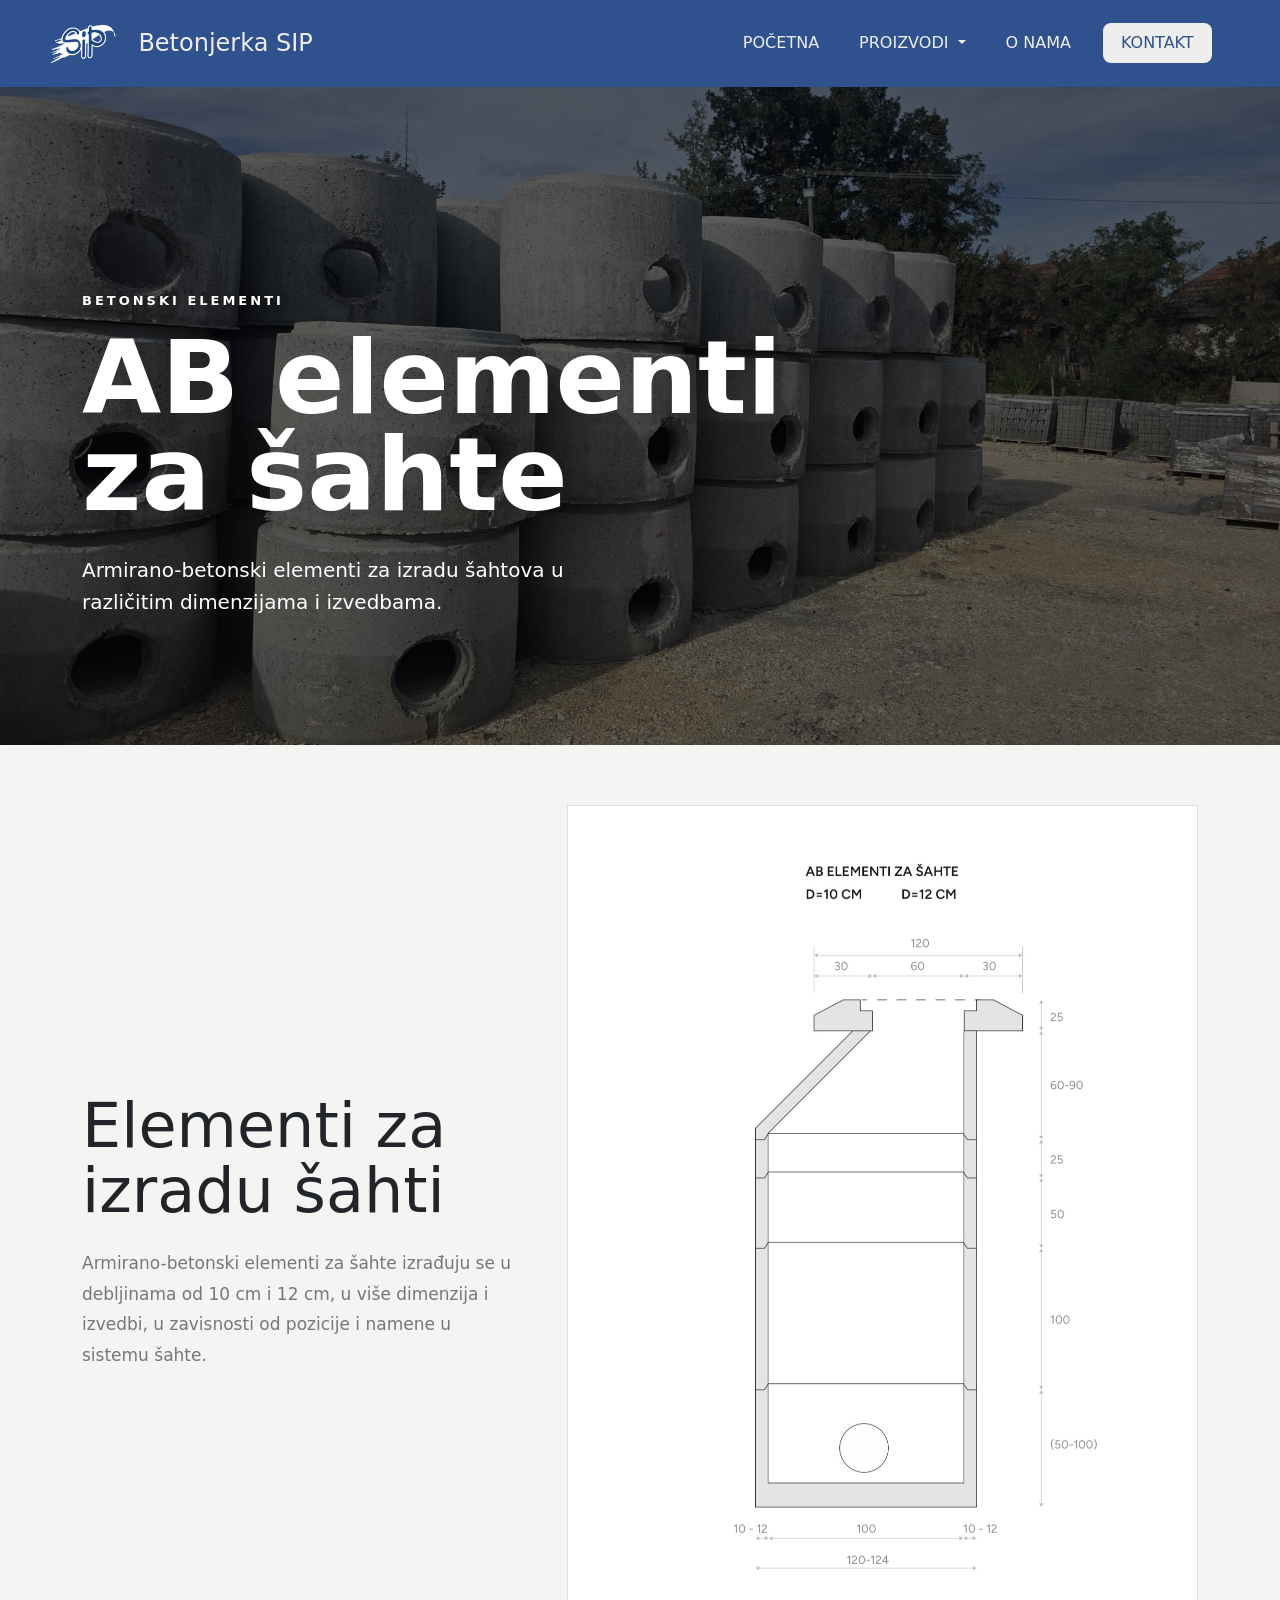
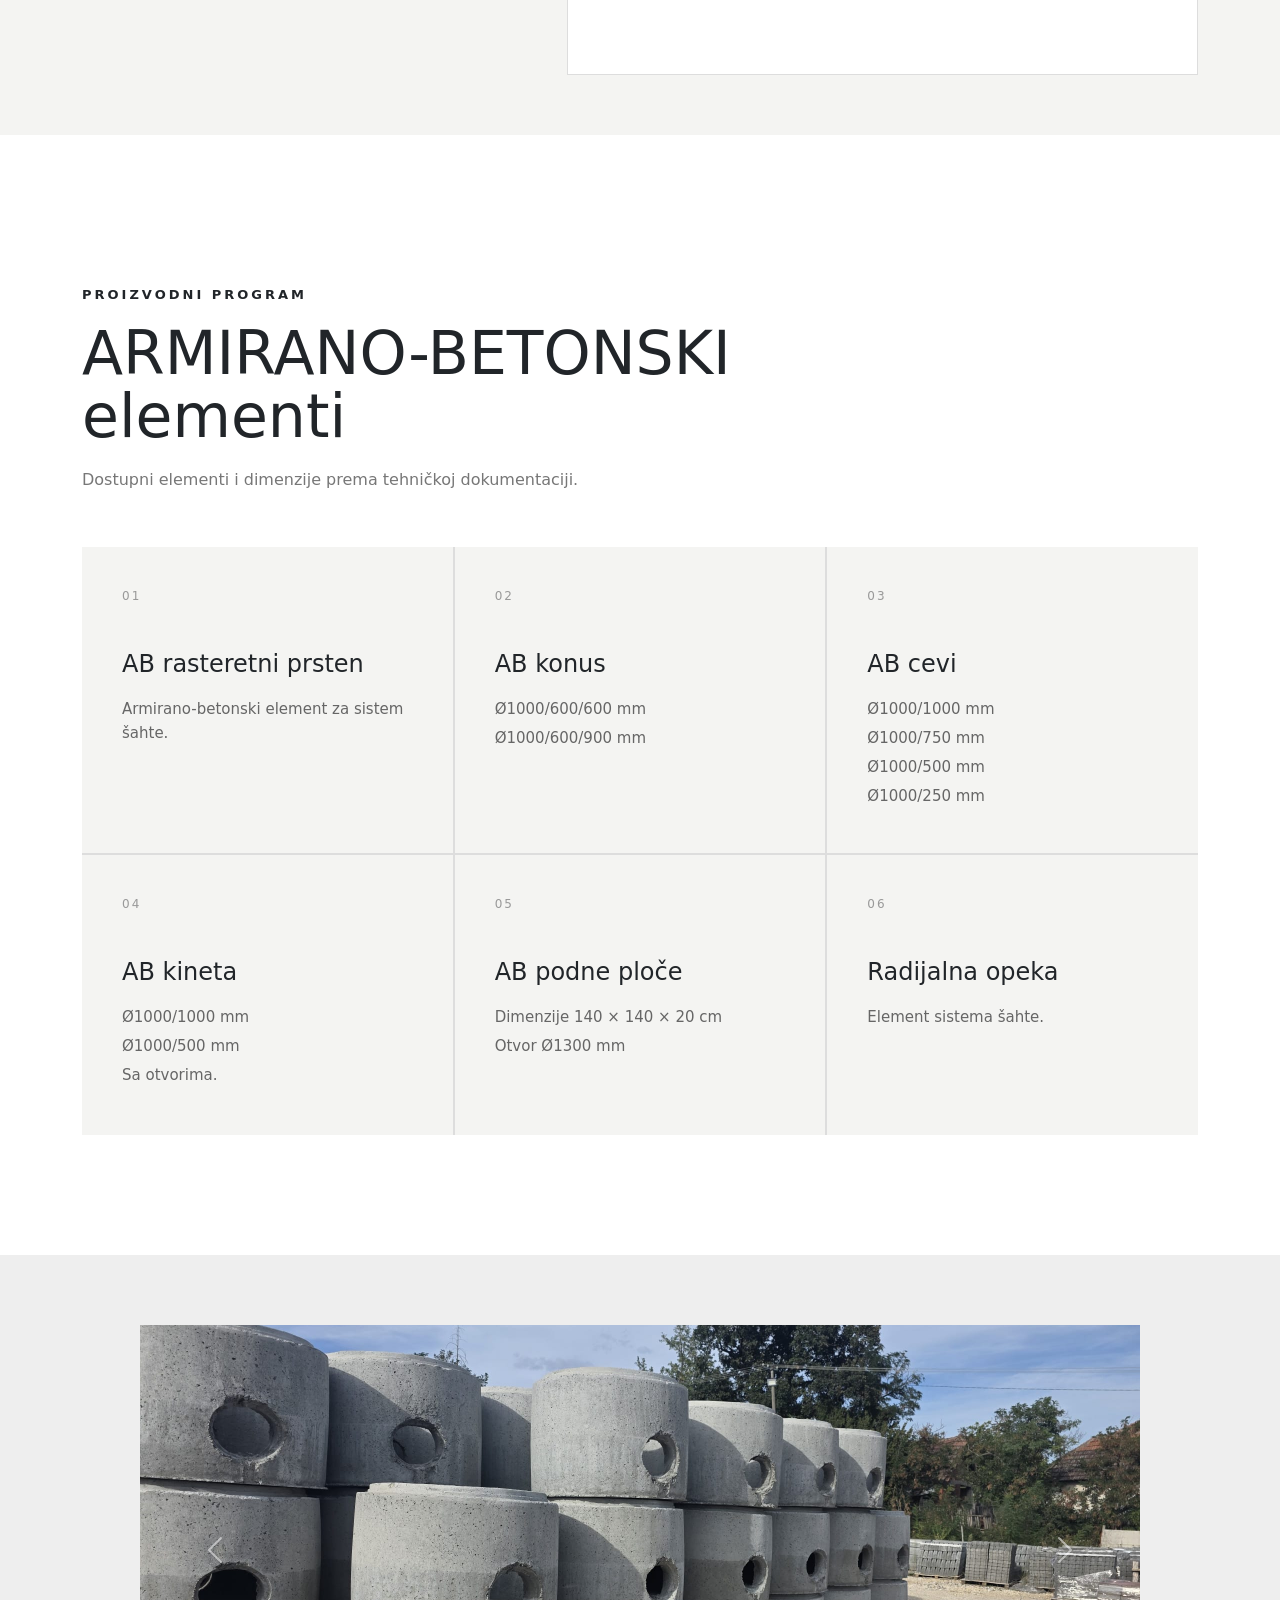
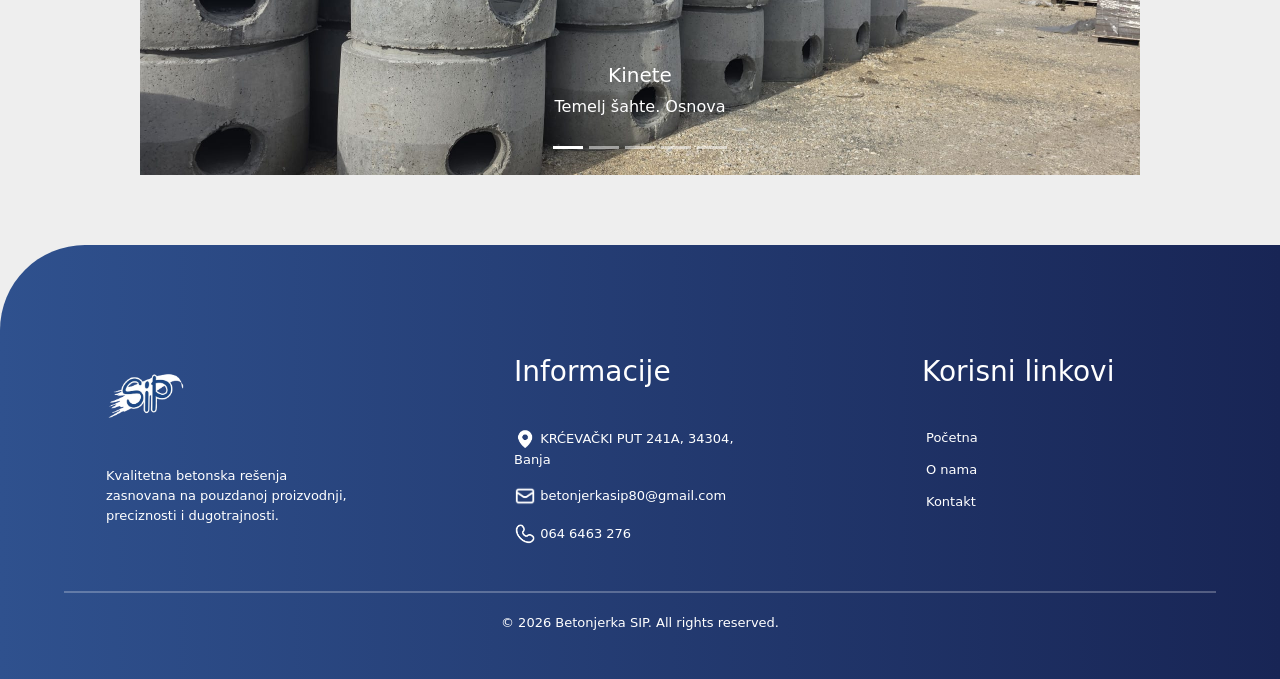
<file: proizvodi/sahte/index.html>
<!DOCTYPE html>
<html>
<head>
    <meta charset="UTF-8">
    <meta name="viewport" content="width=device-width, initial-scale=1.0">
    <title>Elementi za šahte</title>
    <meta name="description" content="Betonski elementi za izradu šahti različitih dimenzija i namena. Pogledajte ponudu elemenata za šahte Betonjerke SIP.">
    <link rel="stylesheet" href="/styles/style.css">
    <link rel="stylesheet" href="/styles/headerFooter.css">
    <link href="https://cdn.jsdelivr.net/npm/bootstrap@5.3.8/dist/css/bootstrap.min.css" rel="stylesheet" integrity="sha384-sRIl4kxILFvY47J16cr9ZwB07vP4J8+LH7qKQnuqkuIAvNWLzeN8tE5YBujZqJLB" crossorigin="anonymous">
    <link rel="icon" type="image/png" sizes="16x16" href="/assets/logo.jpg">
</head>
<body>
    <div id="navbar"></div>
    <section class="product-hero shafts-hero">
        <div class="product-hero-overlay"></div>
        <div class="container product-hero-content">
            <span class="product-label">BETONSKI ELEMENTI</span>
            <h1>AB elementi<br>za šahte</h1>
            <p>Armirano-betonski elementi za izradu šahtova u različitim dimenzijama i izvedbama.</p>
        </div>
    </section>
    <section class="shaft-main">
        <div class="container">
            <div class="row align-items-center g-5">
                <div class="col-lg-5">
                    <h2>Elementi za izradu šahti</h2>
                    <p>Armirano-betonski elementi za šahte izrađuju se u debljinama od 10 cm i 12 cm, u više dimenzija i izvedbi, u zavisnosti od pozicije i namene u sistemu šahte.</p>
                </div>
                <div class="col-lg-7">
                    <div class="shaft-drawing">
                        <img src="/assets/sahta.jpg" alt="Tehnička skica AB elemenata za šahtu">
                    </div>
                </div>
            </div>
        </div>
    </section>
    <section class="shaft-products">
        <div class="container">
            <div class="shaft-heading">
                <span class="section-small-title">PROIZVODNI PROGRAM</span>
                <h2>ARMIRANO-BETONSKI elementi</h2>
                <p>Dostupni elementi i dimenzije prema tehničkoj dokumentaciji.</p>
            </div>
            <div class="shaft-grid">
                <article class="shaft-card">
                    <span class="shaft-number">01</span>
                    <h3>AB rasteretni prsten</h3>
                    <p>Armirano-betonski element za sistem šahte.</p>
                </article>
                <article class="shaft-card">
                    <span class="shaft-number">02</span>
                    <h3>AB konus</h3>
                    <p>Ø1000/600/600 mm</p>
                    <p>Ø1000/600/900 mm</p>
                </article>
                <article class="shaft-card">
                    <span class="shaft-number">03</span>
                    <h3>AB cevi</h3>
                    <p>Ø1000/1000 mm</p>
                    <p>Ø1000/750 mm</p>
                    <p>Ø1000/500 mm</p>
                    <p>Ø1000/250 mm</p>
                </article>
                <article class="shaft-card">
                    <span class="shaft-number">04</span>
                    <h3>AB kineta</h3>
                    <p>Ø1000/1000 mm</p>
                    <p>Ø1000/500 mm</p>
                    <p>Sa otvorima.</p>
                </article>
                <article class="shaft-card">
                    <span class="shaft-number">05</span>
                    <h3>AB podne ploče</h3>
                    <p>Dimenzije 140 × 140 × 20 cm</p>
                    <p>Otvor Ø1300 mm</p>
                </article>
                <article class="shaft-card">
                    <span class="shaft-number">06</span>
                    <h3>Radijalna opeka</h3>
                    <p>Element sistema šahte.</p>
                </article>
            </div>
        </div>
    </section>
    <div id="carouselExampleCaptions" class="carousel slide">
        <div class="carousel-indicators">
            <button type="button" data-bs-target="#carouselExampleCaptions" data-bs-slide-to="0" class="active" aria-current="true" aria-label="Slide 1"></button>
            <button type="button" data-bs-target="#carouselExampleCaptions" data-bs-slide-to="1" aria-label="Slide 2"></button>
            <button type="button" data-bs-target="#carouselExampleCaptions" data-bs-slide-to="2" aria-label="Slide 3"></button>
            <button type="button" data-bs-target="#carouselExampleCaptions" data-bs-slide-to="3" aria-label="Slide 4"></button>
            <button type="button" data-bs-target="#carouselExampleCaptions" data-bs-slide-to="4" aria-label="Slide 5"></button>
        </div>
        <div class="carousel-inner">
            <div class="carousel-item active">
                <img src="/assets/kineta.jpeg" class="d-block w-100" alt="...">
                <div class="carousel-caption d-none d-md-block">
                    <h5>Kinete</h5>
                    <p>Temelj šahte. Osnova</p>
                </div>
            </div>
            <div class="carousel-item">
                <img src="/assets/kineta1.jpeg" class="d-block w-100" alt="...">
                <div class="carousel-caption d-none d-md-block">
                    <h5>Kinete</h5>
                </div>
            </div>
            <div class="carousel-item">
                <img src="/assets/konusni-zavrsetak-sahte.jpeg" class="d-block w-100" alt="...">
                <div class="carousel-caption d-none d-md-block">
                    <h5>Konusni završetak</h5>
                </div>
            </div>
            <div class="carousel-item">
                <img src="/assets/rasteretni-konus.jpeg" class="d-block w-100" alt="...">
                <div class="carousel-caption d-none d-md-block">
                    <h5>Rasteretni prsten</h5>
                </div>
            </div>
            <div class="carousel-item">
                <img src="/assets/radialna-cigla.jpeg" class="d-block w-100" alt="...">
                <div class="carousel-caption d-none d-md-block">
                    <h5>Radijalna opeka</h5>
                </div>
            </div>
        </div>
        <button class="carousel-control-prev" type="button" data-bs-target="#carouselExampleCaptions" data-bs-slide="prev">
            <span class="carousel-control-prev-icon" aria-hidden="true"></span>
            <span class="visually-hidden">Previous</span>
        </button>
        <button class="carousel-control-next" type="button" data-bs-target="#carouselExampleCaptions" data-bs-slide="next">
            <span class="carousel-control-next-icon" aria-hidden="true"></span>
            <span class="visually-hidden">Next</span>
        </button>
    </div>
    <div id="footer"></div>
    <script src="/java.js"></script>
    <script src="https://code.jquery.com/jquery-3.2.1.slim.min.js" integrity="sha384-KJ3o2DKtIkvYIK3UENzmM7KCkRr/rE9/Qpg6aAZGJwFDMVNA/GpGFF93hXpG5KkN" crossorigin="anonymous"></script>
    <script src="https://cdn.jsdelivr.net/npm/bootstrap@5.3.8/dist/js/bootstrap.bundle.min.js" integrity="sha384-FKyoEForCGlyvwx9Hj09JcYn3nv7wiPVlz7YYwJrWVcXK/BmnVDxM+D2scQbITxI" crossorigin="anonymous"></script>
</body>
</html>
</file>
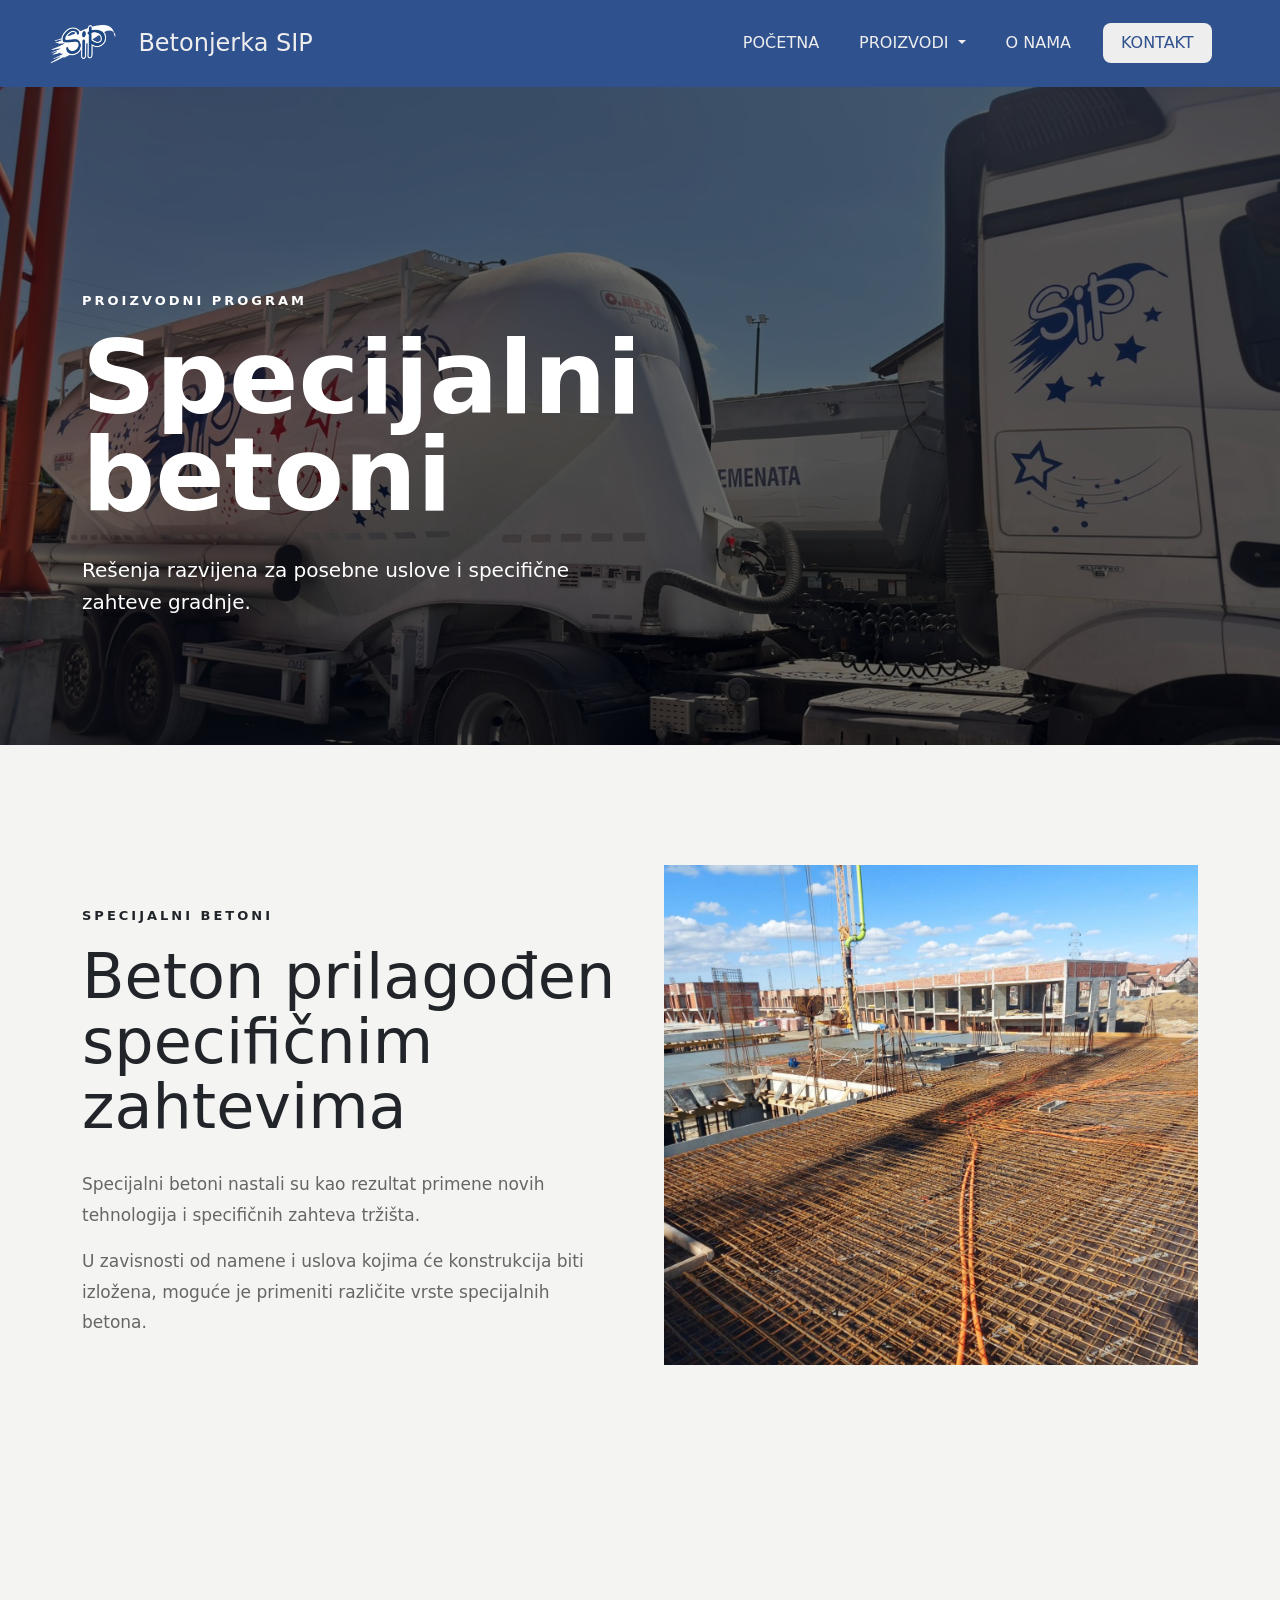
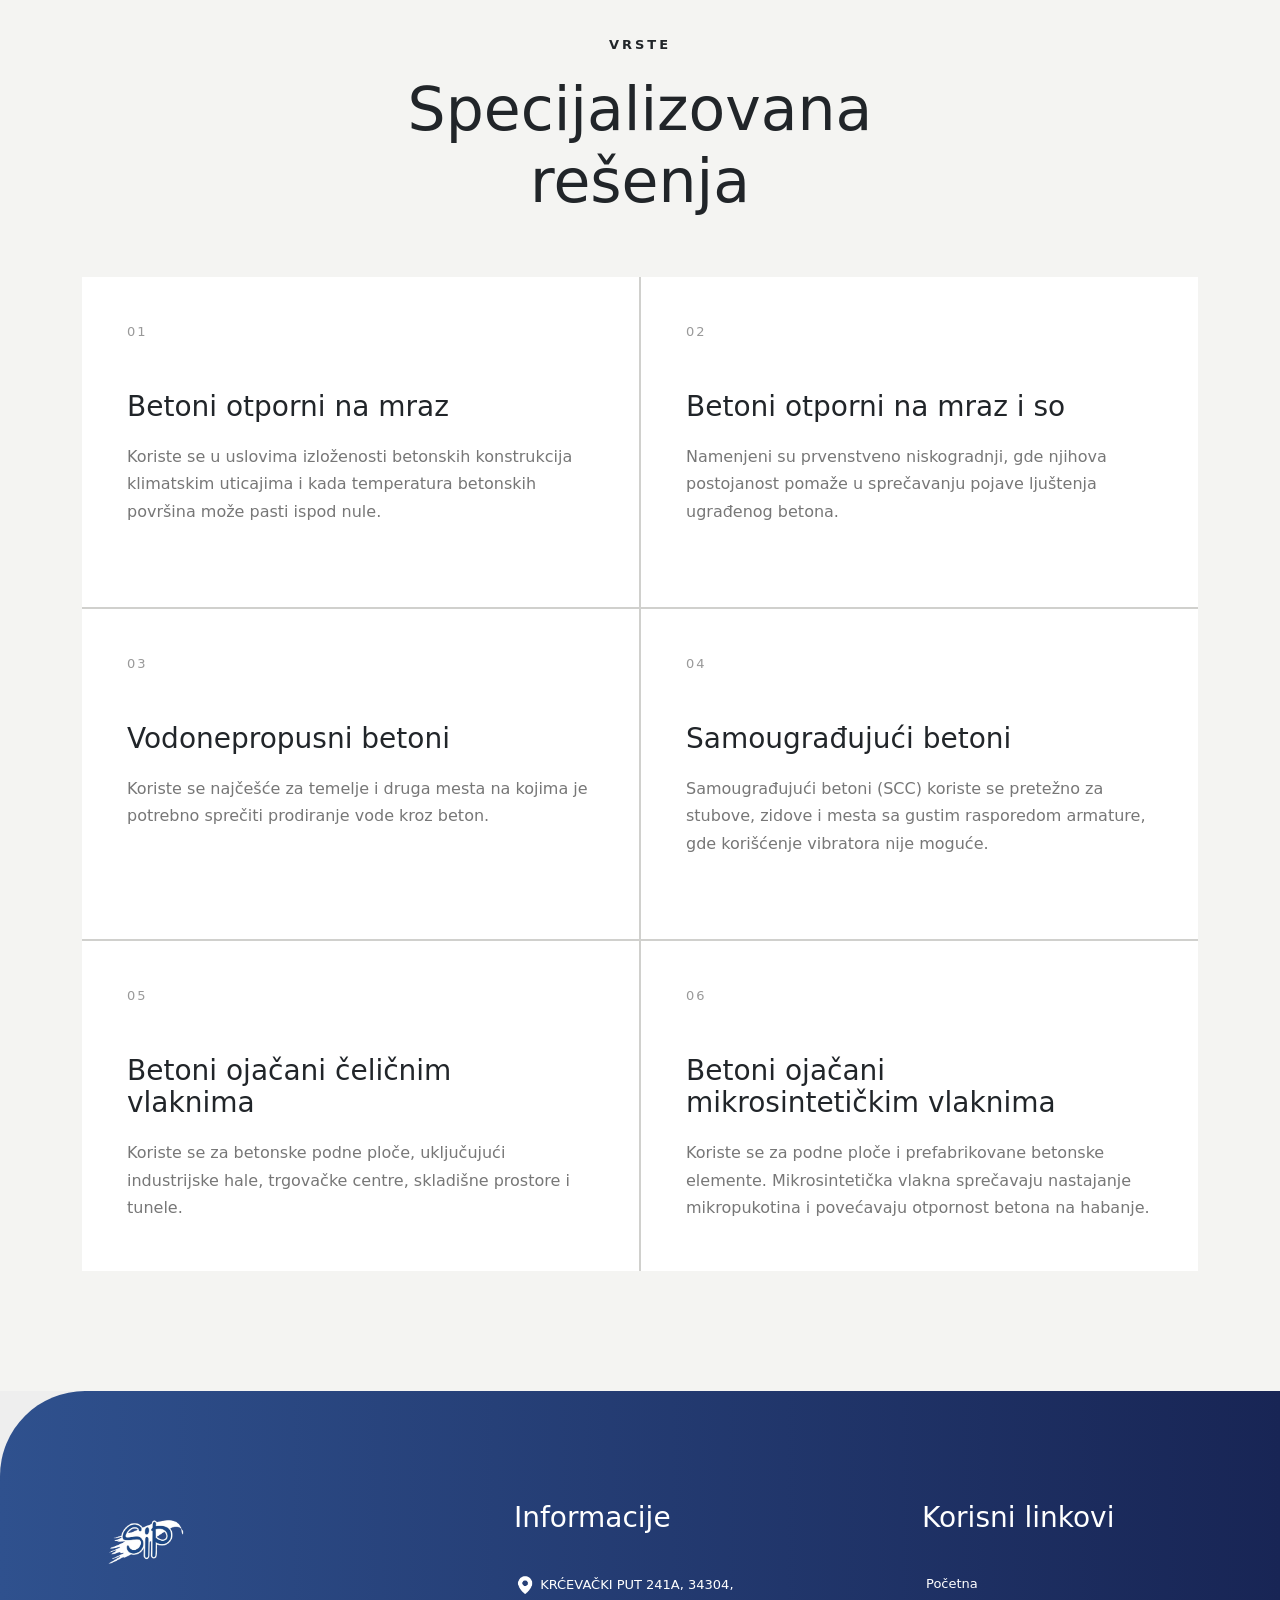
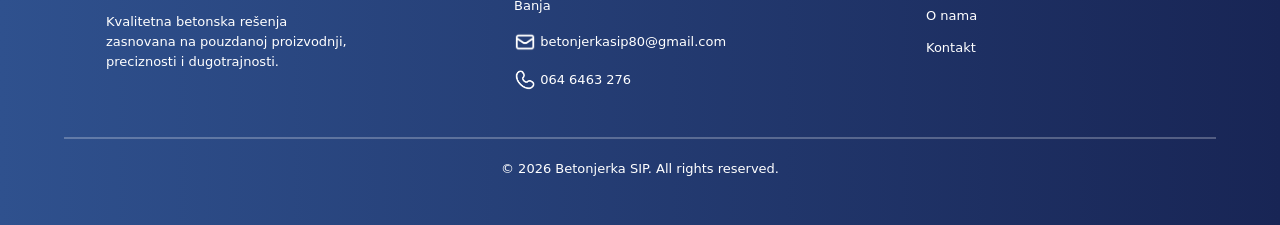
<file: proizvodi/specijalni-beton/index.html>
<!DOCTYPE html>
<html>
<head>
    <meta charset="UTF-8">
    <meta name="viewport" content="width=device-width, initial-scale=1.0">
    <title>Specijalni betoni</title>
    <meta name="description" content="Specijalni betoni prilagođeni posebnim zahtevima i uslovima gradnje. Pogledajte ponudu specijalnih betona Betonjerke SIP.">
    <link rel="stylesheet" href="/styles/style.css">
    <link rel="stylesheet" href="/styles/headerFooter.css">
    <link href="https://cdn.jsdelivr.net/npm/bootstrap@5.3.8/dist/css/bootstrap.min.css" rel="stylesheet" integrity="sha384-sRIl4kxILFvY47J16cr9ZwB07vP4J8+LH7qKQnuqkuIAvNWLzeN8tE5YBujZqJLB" crossorigin="anonymous">
    <link rel="icon" type="image/png" sizes="16x16" href="/assets/logo.jpg">
</head>
<body>
    <div id="navbar"></div>
    <section class="product-hero special-hero">
        <div class="product-hero-overlay"></div>
        <div class="container product-hero-content">
            <span class="product-label">
                PROIZVODNI PROGRAM
            </span>
            <h1>
                Specijalni<br>
                betoni
            </h1>
            <p>
                Rešenja razvijena za posebne uslove
                i specifične zahteve gradnje.
            </p>
        </div>
    </section>
    <!-- INTRO -->
    <section class="product-intro">
        <div class="container">
            <div class="row align-items-center g-5">
                <div class="col-lg-6">
                    <span class="section-small-title">
                        SPECIJALNI BETONI
                    </span>
                    <h2>
                        Beton prilagođen
                        specifičnim zahtevima
                    </h2>
                    <p>
                        Specijalni betoni nastali su kao rezultat
                        primene novih tehnologija i specifičnih
                        zahteva tržišta.
                    </p>
                    <p>
                        U zavisnosti od namene i uslova kojima će
                        konstrukcija biti izložena, moguće je
                        primeniti različite vrste specijalnih
                        betona.
                    </p>
                </div>
                <div class="col-lg-6">
                    <div class="product-image-placeholder">
                        <div>
                            <img src="/assets/beton1.jpeg" alt="Beton">
                        </div>
                    </div>
                </div>
            </div>
        </div>
    </section>
    <!-- SPECIAL PRODUCTS -->
    <section class="special-concrete-list">
        <div class="container">
            <div class="text-center section-heading">
                <span class="section-small-title">
                    VRSTE
                </span>
                <h2>
                    Specijalizovana rešenja
                </h2>
            </div>
            <div class="special-grid">
                <!-- 01 -->
                <article class="special-card">
                    <span class="special-number">
                        01
                    </span>
                    <h3>
                        Betoni otporni
                        na mraz
                    </h3>
                    <p>
                        Koriste se u uslovima izloženosti
                        betonskih konstrukcija klimatskim
                        uticajima i kada temperatura
                        betonskih površina može pasti
                        ispod nule.
                    </p>
                </article>
                <!-- 02 -->
                <article class="special-card">
                    <span class="special-number">
                        02
                    </span>
                    <h3>
                        Betoni otporni na
                        mraz i so
                    </h3>
                    <p>
                        Namenjeni su prvenstveno
                        niskogradnji, gde njihova
                        postojanost pomaže u sprečavanju
                        pojave ljuštenja ugrađenog betona.
                    </p>
                </article>
                <!-- 03 -->
                <article class="special-card">
                    <span class="special-number">
                        03
                    </span>
                    <h3>
                        Vodonepropusni
                        betoni
                    </h3>
                    <p>
                        Koriste se najčešće za temelje
                        i druga mesta na kojima je potrebno
                        sprečiti prodiranje vode kroz beton.
                    </p>
                </article>
                <!-- 04 -->
                <article class="special-card">
                    <span class="special-number">
                        04
                    </span>
                    <h3>
                        Samougrađujući
                        betoni
                    </h3>
                    <p>
                        Samougrađujući betoni (SCC) koriste
                        se pretežno za stubove, zidove i
                        mesta sa gustim rasporedom armature,
                        gde korišćenje vibratora nije moguće.
                    </p>
                </article>
                <!-- 05 -->
                <article class="special-card">
                    <span class="special-number">
                        05
                    </span>
                    <h3>
                        Betoni ojačani
                        čeličnim vlaknima
                    </h3>
                    <p>
                        Koriste se za betonske podne ploče,
                        uključujući industrijske hale,
                        trgovačke centre, skladišne prostore
                        i tunele.
                    </p>
                </article>
                <!-- 06 -->
                <article class="special-card">
                    <span class="special-number">
                        06
                    </span>
                    <h3>
                        Betoni ojačani
                        mikrosintetičkim vlaknima
                    </h3>
                    <p>
                        Koriste se za podne ploče i
                        prefabrikovane betonske elemente.
                        Mikrosintetička vlakna sprečavaju
                        nastajanje mikropukotina i povećavaju
                        otpornost betona na habanje.
                    </p>
                </article>
            </div>
        </div>
    </section>
    <div id="footer"></div>
    <script src="/java.js"></script>
    <script src="https://code.jquery.com/jquery-3.2.1.slim.min.js" integrity="sha384-KJ3o2DKtIkvYIK3UENzmM7KCkRr/rE9/Qpg6aAZGJwFDMVNA/GpGFF93hXpG5KkN" crossorigin="anonymous"></script>
    <script src="https://cdn.jsdelivr.net/npm/bootstrap@5.3.8/dist/js/bootstrap.bundle.min.js" integrity="sha384-FKyoEForCGlyvwx9Hj09JcYn3nv7wiPVlz7YYwJrWVcXK/BmnVDxM+D2scQbITxI" crossorigin="anonymous"></script>
</body>
</html>
</file>
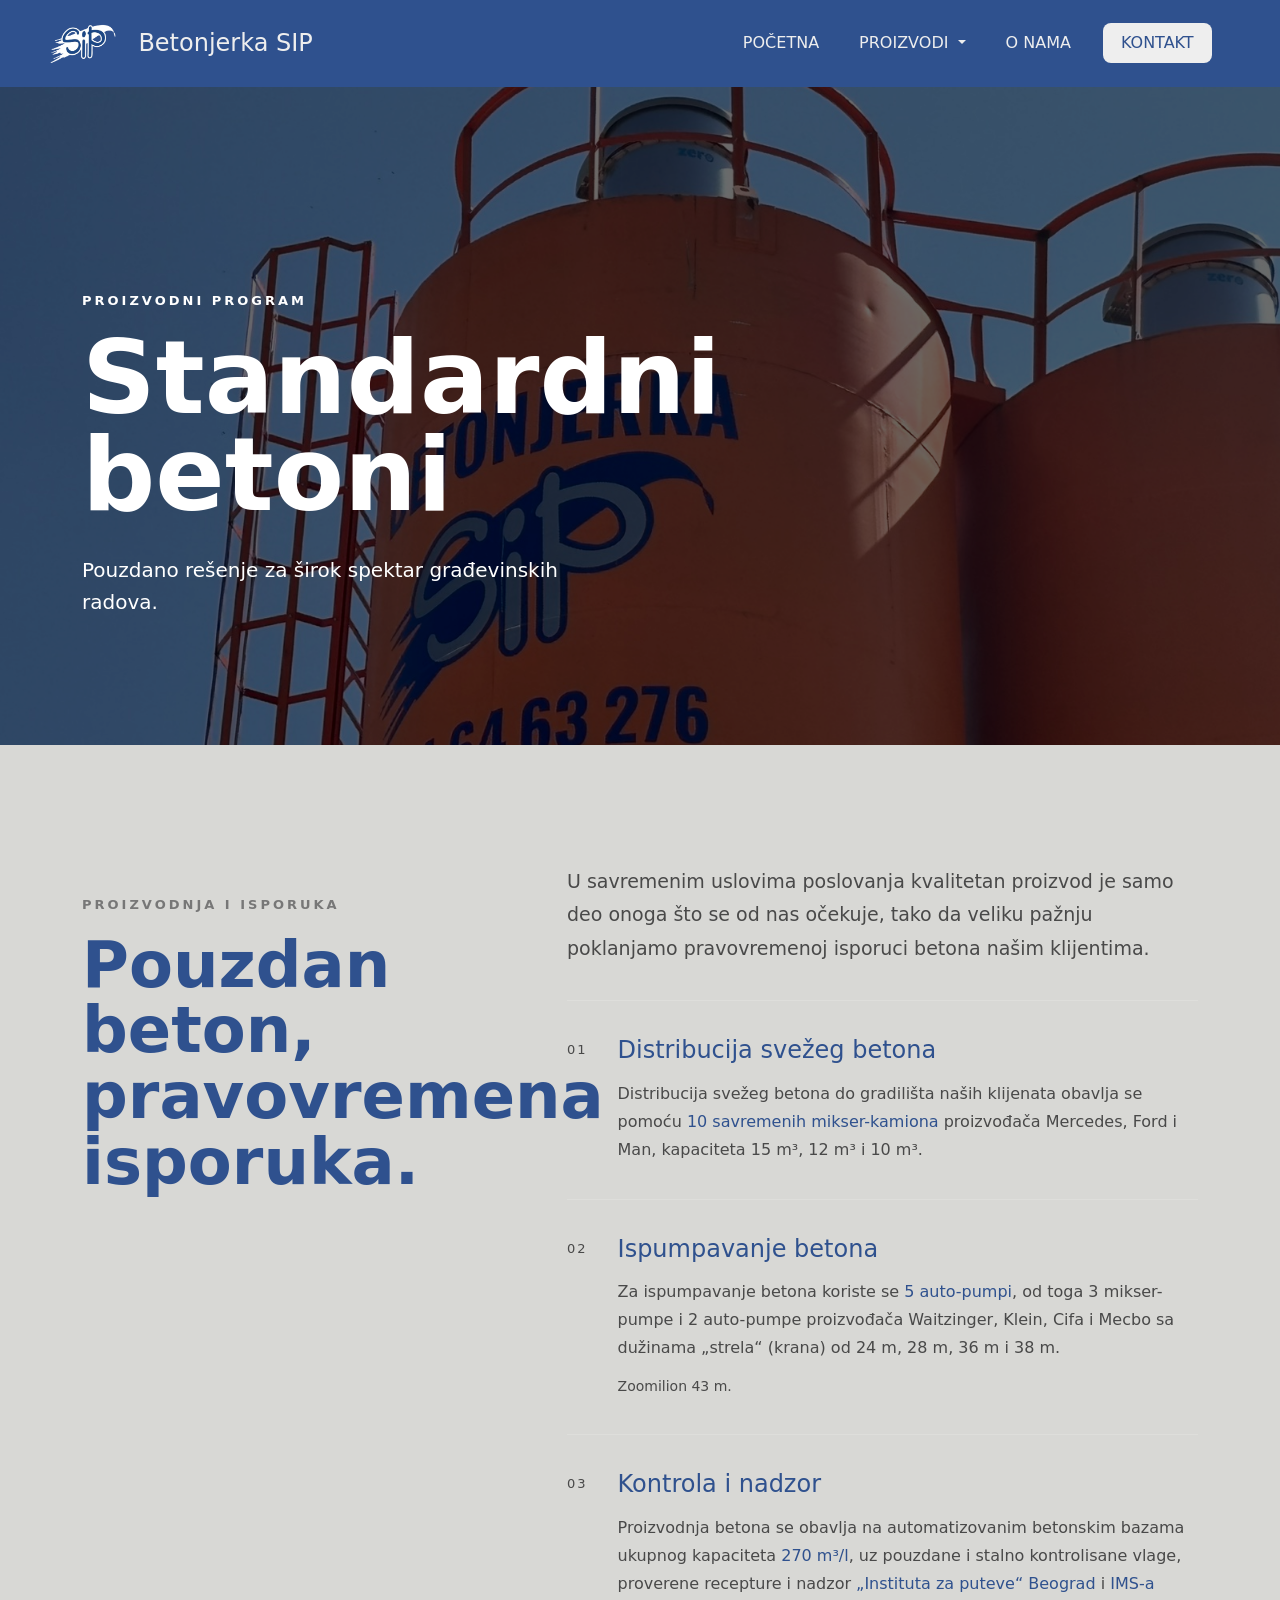
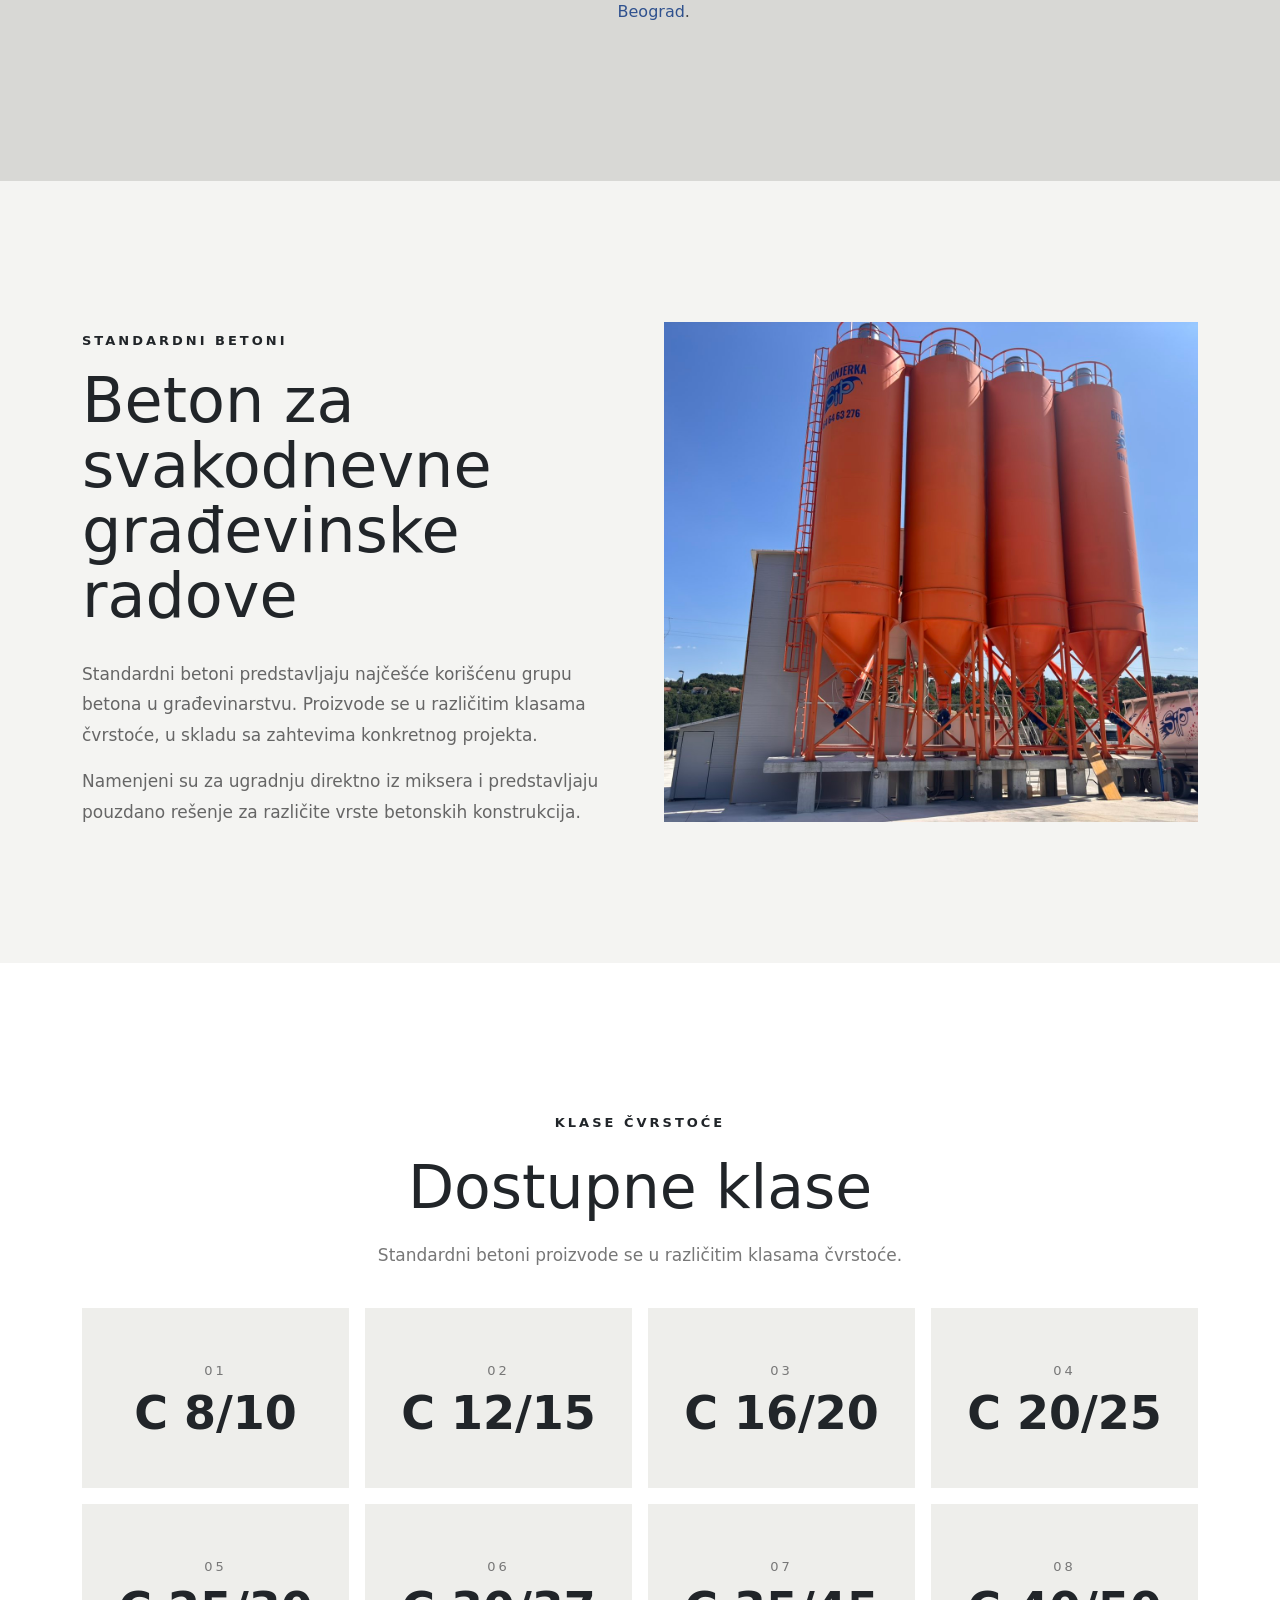
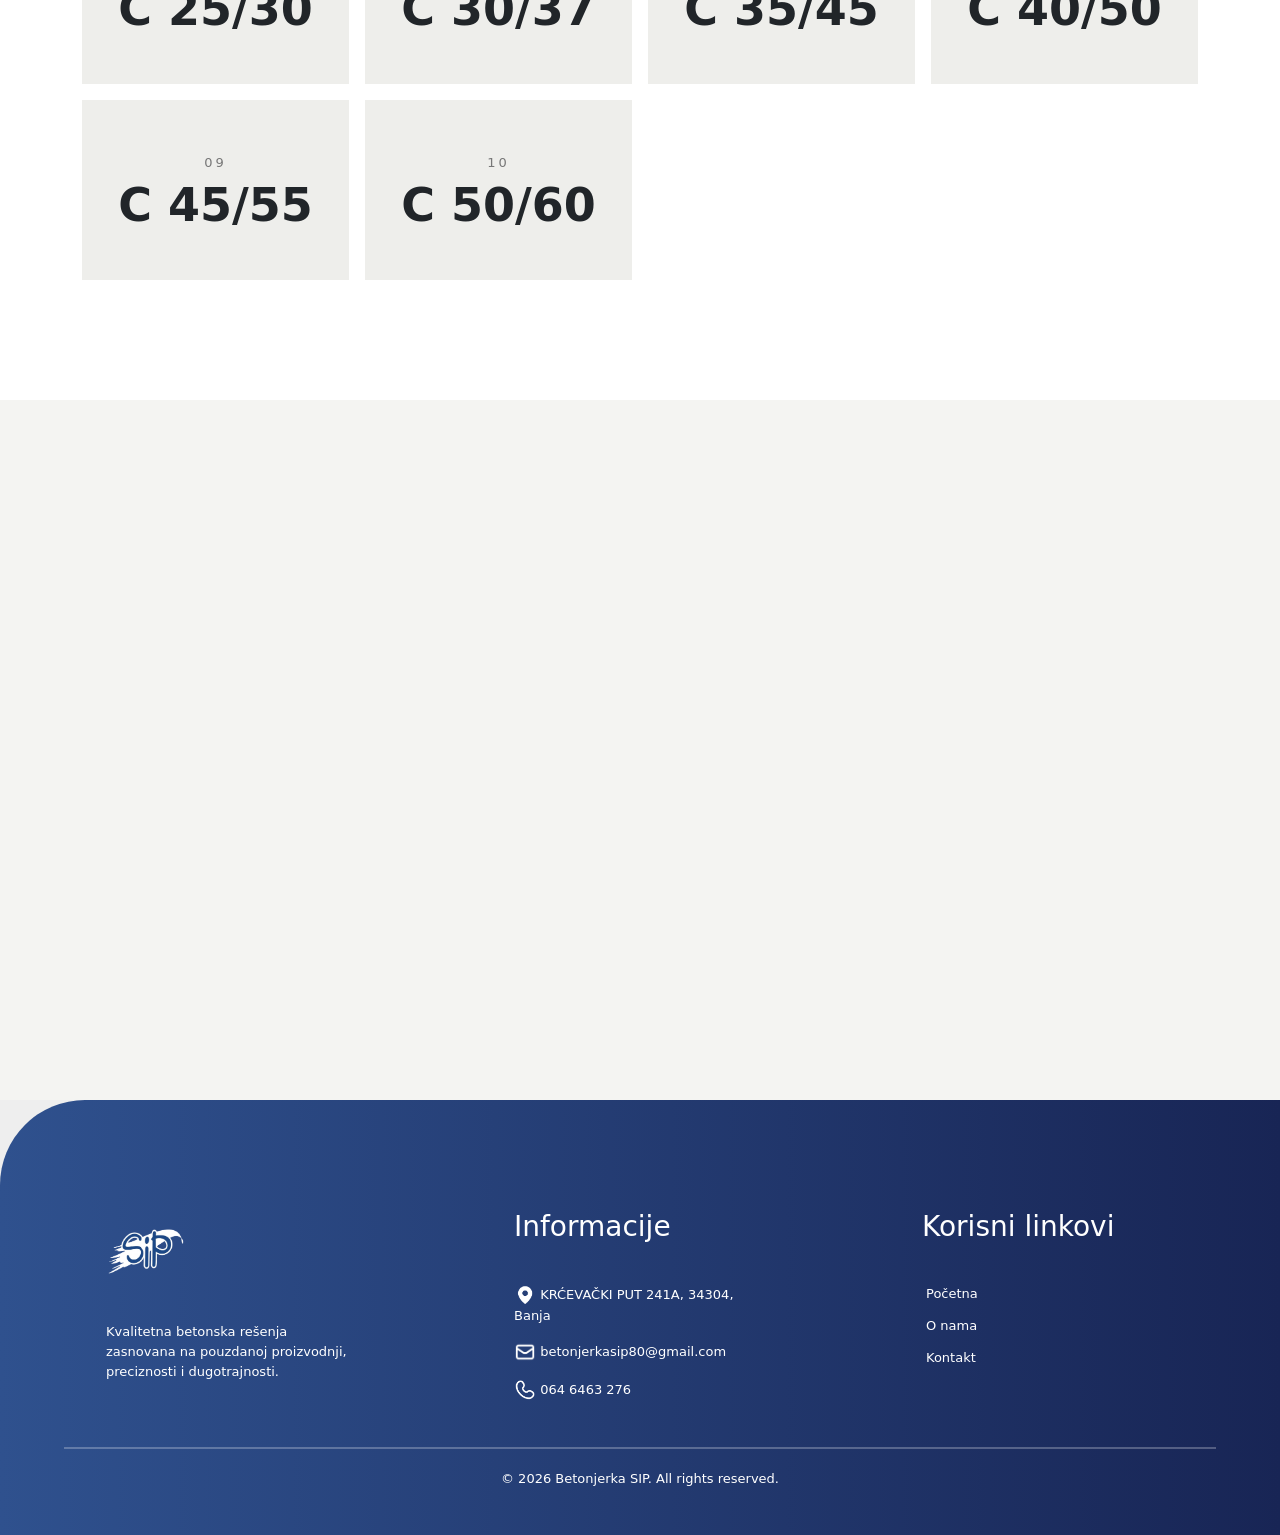
<file: proizvodi/standardni-beton/index.html>
<!DOCTYPE html>
<html>
<head>
    <meta charset="UTF-8">
    <meta name="viewport" content="width=device-width, initial-scale=1.0">
    <title>Standardni betoni</title>
    <meta name="description" content="Standardni beton različitih klasa čvrstoće, od C 8/10 do C 50/60. Pogledajte ponudu standardnih betona Betonjerke SIP.">
    <link rel="stylesheet" href="/styles/style.css">
    <link rel="stylesheet" href="/styles/headerFooter.css">
    <link href="https://cdn.jsdelivr.net/npm/bootstrap@5.3.8/dist/css/bootstrap.min.css" rel="stylesheet" integrity="sha384-sRIl4kxILFvY47J16cr9ZwB07vP4J8+LH7qKQnuqkuIAvNWLzeN8tE5YBujZqJLB" crossorigin="anonymous">
    <link rel="icon" type="image/png" sizes="16x16" href="/assets/logo.jpg">
</head>
<body>
    <div id="navbar"></div>
    <section class="product-hero">
        <div class="product-hero-overlay"></div>
        <div class="container product-hero-content">
            <span class="product-label">
                PROIZVODNI PROGRAM
            </span>
            <h1>
                Standardni<br>
                betoni
            </h1>
            <p>
                Pouzdano rešenje za širok spektar
                građevinskih radova.
            </p>
        </div>
    </section>
    <section class="production-section">
        <div class="container">
            <div class="row g-5 align-items-start">
                <div class="col-lg-5">
                    <span class="section-small-title">
                        PROIZVODNJA I ISPORUKA
                    </span>
                    <h2>
                        Pouzdan beton,
                        pravovremena
                        isporuka.
                    </h2>
                </div>
                <div class="col-lg-7">
                    <div class="production-intro">
                        <p>
                            U savremenim uslovima poslovanja kvalitetan
                            proizvod je samo deo onoga što se od nas očekuje,
                            tako da veliku pažnju poklanjamo pravovremenoj
                            isporuci betona našim klijentima.
                        </p>
                    </div>
                    <div class="production-item">
                        <span class="production-number">01</span>
                        <div>
                            <h3>
                                Distribucija svežeg betona
                            </h3>
                            <p>
                                Distribucija svežeg betona do gradilišta
                                naših klijenata obavlja se pomoću
                                <strong>10 savremenih mikser-kamiona</strong>
                                proizvođača Mercedes, Ford i Man, kapaciteta
                                15 m³, 12 m³ i 10 m³.
                            </p>
                        </div>
                    </div>
                    <div class="production-item">
                        <span class="production-number">02</span>
                        <div>
                            <h3>
                                Ispumpavanje betona
                            </h3>
                            <p>
                                Za ispumpavanje betona koriste se
                                <strong>5 auto-pumpi</strong>, od toga
                                3 mikser-pumpe i 2 auto-pumpe proizvođača
                                Waitzinger, Klein, Cifa i Mecbo sa dužinama
                                „strela“ (krana) od 24 m, 28 m, 36 m i 38 m.
                            </p>
                            <p class="production-note">
                                Zoomilion 43 m.
                            </p>
                        </div>
                    </div>
                    <div class="production-item">
                        <span class="production-number">03</span>
                        <div>
                            <h3>
                                Kontrola i nadzor
                            </h3>
                            <p>
                                Proizvodnja betona se obavlja na
                                automatizovanim betonskim bazama ukupnog
                                kapaciteta <strong>270 m³/l</strong>, uz
                                pouzdane i stalno kontrolisane vlage,
                                proverene recepture i nadzor
                                <strong>„Instituta za puteve“ Beograd</strong>
                                i <strong>IMS-a Beograd</strong>.
                            </p>
                        </div>
                    </div>
                </div>
            </div>
        </div>
    </section>
    <section class="product-intro">
        <div class="container">
            <div class="row align-items-center g-5">
                <div class="col-lg-6">
                    <span class="section-small-title">
                        STANDARDNI BETONI
                    </span>
                    <h2>
                        Beton za svakodnevne
                        građevinske radove
                    </h2>
                    <p>
                        Standardni betoni predstavljaju najčešće korišćenu
                        grupu betona u građevinarstvu. Proizvode se u
                        različitim klasama čvrstoće, u skladu sa zahtevima
                        konkretnog projekta.
                    </p>
                    <p>
                        Namenjeni su za ugradnju direktno iz miksera i
                        predstavljaju pouzdano rešenje za različite vrste
                        betonskih konstrukcija.
                    </p>
                </div>
                <div class="col-lg-6">
                    <div class="product-image-placeholder">
                        <div>
                            <img src="/assets/baza.jpg" alt="">
                        </div>
                    </div>
                </div>
            </div>
        </div>
    </section>
    <section class="concrete-classes">
        <div class="container">
            <div class="text-center section-heading">
                <span class="section-small-title">KLASE ČVRSTOĆE</span>
                <h2>Dostupne klase</h2>
                <p>Standardni betoni proizvode se u različitim klasama čvrstoće.</p>
            </div>
            <div class="row g-3 mt-4">
                <div class="col-6 col-md-4 col-lg-3">
                    <div class="class-box">
                        <span>01</span>
                        <strong>C 8/10</strong>
                    </div>
                </div>
                <div class="col-6 col-md-4 col-lg-3">
                    <div class="class-box">
                        <span>02</span>
                        <strong>C 12/15</strong>
                    </div>
                </div>
                <div class="col-6 col-md-4 col-lg-3">
                    <div class="class-box">
                        <span>03</span>
                        <strong>C 16/20</strong>
                    </div>
                </div>
                <div class="col-6 col-md-4 col-lg-3">
                    <div class="class-box">
                        <span>04</span>
                        <strong>C 20/25</strong>
                    </div>
                </div>
                <div class="col-6 col-md-4 col-lg-3">
                    <div class="class-box">
                        <span>05</span>
                        <strong>C 25/30</strong>
                    </div>
                </div>
                <div class="col-6 col-md-4 col-lg-3">
                    <div class="class-box">
                        <span>06</span>
                        <strong>C 30/37</strong>
                    </div>
                </div>
                <div class="col-6 col-md-4 col-lg-3">
                    <div class="class-box">
                        <span>07</span>
                        <strong>C 35/45</strong>
                    </div>
                </div>
                <div class="col-6 col-md-4 col-lg-3">
                    <div class="class-box">
                        <span>08</span>
                        <strong>C 40/50</strong>
                    </div>
                </div>
                <div class="col-6 col-md-4 col-lg-3">
                    <div class="class-box">
                        <span>09</span>
                        <strong>C 45/55</strong>
                    </div>
                </div>
                <div class="col-6 col-md-4 col-lg-3">
                    <div class="class-box">
                        <span>10</span>
                        <strong>C 50/60</strong>
                    </div>
                </div>
            </div>
        </div>
    </section>
    <section class="product-banner">
        <div class="container">
            <div class="product-banner-video">
                <video autoplay muted loop playsinline>
                    <source src="/assets/beton.mp4" type="video/mp4">
                    Vaš pregledač ne podržava video.
                </video>
            </div>
        </div>
    </section>
    <div id="footer"></div>
    <script src="/java.js"></script>
    <script src="https://code.jquery.com/jquery-3.2.1.slim.min.js" integrity="sha384-KJ3o2DKtIkvYIK3UENzmM7KCkRr/rE9/Qpg6aAZGJwFDMVNA/GpGFF93hXpG5KkN" crossorigin="anonymous"></script>
    <script src="https://cdn.jsdelivr.net/npm/bootstrap@5.3.8/dist/js/bootstrap.bundle.min.js" integrity="sha384-FKyoEForCGlyvwx9Hj09JcYn3nv7wiPVlz7YYwJrWVcXK/BmnVDxM+D2scQbITxI" crossorigin="anonymous"></script>
</body>
</html>
</file>
<file: styles/style.css>
:root{
    --background-color: #eeeeee;
    --primary-color: #2f518e;
    --secondary-color: #a4adad;
    --accent-color: #f70000;
  --text-color: #000000;
  --nav-height: 70px;
}


*{
    margin: 0;
    padding: 0;
    box-sizing: border-box;
}

header{
  background-color: var(--primary-color) !important;
  width: 100vw;
}

body {
    background-color: #eeeeee !important;
    padding-top: var(--nav-height);
}


@media screen and (max-width: 600px) {
  :root { --nav-height: 40px; }
  body { padding-top: var(--nav-height); }
}

/* POCETNA */

.hero {
    position: relative;
    height: 100vh;
    overflow: hidden;
}


.hero-video {
    position: absolute;
    top: -10px;
    left: -10px;
    width: calc(100% + 20px);
    height: calc(100% + 20px);
    object-fit: cover;
    z-index: 0;

    
}
.hero-overlay {
    position: relative;
    z-index: 1;
    width: 100%;
    height: 100%;
    background: rgba(0, 0, 0, 0.45);
    display: flex;
    justify-content: center;
    align-items: center;
    text-align: center;
    color: white;
    padding: 20px;
}

.hero-content h1 {
    font-size: clamp(2.5rem, 6vw, 5rem);
    font-weight: bold;
    margin-bottom: 20px;
}

.hero-content p {
    font-size: clamp(1.1rem, 2vw, 1.5rem);
}

@media (max-width: 900px) {
    .hero {
        height: 50vh;
        min-height: 400px;
    }
}


.section-tag {
    display: block;
    color: var(--primary-color);
    font-size: 0.9rem;
    font-weight: 600;
    letter-spacing: 2px;
    margin-bottom: 10px;
}


.section-title {
    text-align: center;
    margin-bottom: 50px;
}


.section-title h2 {
    color: var(--primary-color);
    font-size: clamp(2rem, 5vw, 3rem);
    margin: 0;
    font-weight: 600;
}


.section-title p {
    color: #666;
    font-size: 1.1rem;
    margin-top: 15px;
}

.welcome {
    display: flex;
    align-items: center;
    justify-content: space-between;
    gap: 60px;
    padding: 90px 8%;
}

.welcome-text {
    flex: 1;
}

.welcome-text h2 {
    color: var(--primary-color);
    font-size: clamp(2rem,5vw,3rem);
    line-height: 1.2;
    margin-bottom: 20px;
}

.welcome-text p {
    color: #555;
    font-size: 1.1rem;
    line-height: 1.8;
    margin-bottom: 30px;
}

.primary-btn {
    display: inline-flex;
    align-items:center;
    justify-content:center;
    padding: 14px 30px;
    background: linear-gradient(
        270deg,
        var(--primary-color),
        #182555
    );
    color:white;
    text-decoration:none;
    border-radius:50px;
    transition:.3s ease;
}

.primary-btn:hover {
    transform:translateY(-3px);
}

.welcome-image {
    flex:1;
}

.welcome-image img {
    width:100%;
    border-radius:30px;
    box-shadow:0 20px 40px rgba(0,0,0,.15);
}

.featured-products {
    padding:90px 8%;
    background:#f5f5f5;
}

.products-grid {
    display:grid;
    grid-template-columns:repeat(3,1fr);
    gap:30px;
}

.product-card {
    background:white;
    border-radius:25px;
    overflow:hidden;
    text-decoration:none;
    color:inherit;
    transition:.3s ease;
    box-shadow:0 10px 25px rgba(0,0,0,.08);
}

.product-card:hover {
    transform:translateY(-8px);
}

.product-card img {
    width:100%;
    height:250px;
    object-fit:cover;
}

.product-info {
    padding:25px;
}

.product-info h3 {
    color:var(--primary-color);
    margin-bottom:10px;
}

.product-info p {
    color:#666;
}

.process {
    padding:90px 8%;
}

.process-grid {
    display:grid;
    grid-template-columns:repeat(4,1fr);
    gap:30px;
}

.step {
    text-align:center;
}

.step-number {
    width:70px;
    height:70px;
    margin:0 auto 20px;
    display:flex;
    justify-content:center;
    align-items:center;
    border-radius:50%;
    background:var(--primary-color);
    color:white;
    font-size:1.4rem;
    font-weight:bold;
}

.step h3 {
    color:var(--primary-color);
}

.step p {
    color:#666;
    line-height:1.6;
}

.gallery-home {
    padding:90px 8%;
    background:#f5f5f5;
}

.gallery-grid {
    display:grid;
    grid-template-columns:repeat(3,1fr);
    gap:20px;
}

.gallery-grid img {
    width:100%;
    height:250px;
    object-fit:cover;
    border-radius:25px;
    transition:.3s ease;
}

.gallery-grid img:hover {
    transform:scale(1.03);
}
.services {

    padding:90px 8%;

    background:var(--background-color);

}


.services-grid {

    display:grid;

    grid-template-columns:repeat(2,1fr);

    gap:30px;

    max-width:1000px;

    margin:auto;

}


.service-card {

    background:#f5f5f5;

    padding:35px;

    border-radius:25px;

}


.service-card h3 {

    color:var(--primary-color);

    font-size:1.5rem;

    margin-bottom:15px;

    font-weight:600;

}


.service-card p {

    color:#666;

    line-height:1.7;

    margin:0;

}


@media(max-width:700px){

    .services-grid{
        grid-template-columns:1fr;
    }

    .product-card .product-info{
    padding:20px 25px;
    }
}

.cta {
    margin:80px 8%;
    padding:70px 30px;
    text-align:center;
    background:var(--primary-color);
    color:white;
    border-radius:35px;
}

.cta h2 {
    font-size:clamp(2rem,5vw,3rem);
    margin-bottom:20px;
}

.cta p {
    margin-bottom:30px;
    font-size:1.1rem;
}

.cta .primary-btn {
    background:white;
    color:var(--primary-color);
}

@media(max-width:1000px){
    .welcome,
    .why-us {
        flex-direction:column;
    }

    .products-grid {
        grid-template-columns:1fr;
    }

    .process-grid {
        grid-template-columns:repeat(2,1fr);
    }

    .gallery-grid {
        grid-template-columns:repeat(2,1fr);
    }
}

@media(max-width:600px){
    .welcome,
    .why-us {
        padding:60px 20px;
    }

    .featured-products,
    .process,
    .gallery-home {
        padding:60px 20px;
    }

    .process-grid,
    .gallery-grid {
        grid-template-columns:1fr;
    }

    .why-list {
        grid-template-columns:1fr;
    }

    .cta {
        margin:40px 20px;
        padding:50px 20px;
    }
}


/* KONTAKT */

.contact-container {
    max-width: 1300px;
    margin: 0 auto;
    padding: 80px 20px;

    display: flex;
    justify-content: space-between;
    align-items: flex-start;
    gap: 80px;
}


/* FORMA */

.c {
    width: 100%;
    max-width: 550px;
}

.c-naziv {
    display: flex;
    flex-direction: column;
    gap: 15px;
}

.c-naziv h2 {
    color: var(--primary-color);
    font-weight: 600;
    font-size: clamp(2rem, 5vw, 3rem);
    margin: 0;
}

.c-naziv hr {
    width: 200px;
    height: 5px;
    margin: 0 0 10px;
    border: none;
    border-radius: 10px;
    background-color: var(--primary-color);
}

.c-inputs {
    width: 100%;
    padding: 12px 16px;
    box-sizing: border-box;

    border: 2px solid transparent;
    border-radius: 50px;

    font-size: 1rem;
    background-color: #f5f5f5;

    transition: 0.3s ease;
}

.c-inputs:focus {
    outline: none;
    border-color: var(--primary-color);
}

textarea.c-inputs {
    min-height: 180px;
    border-radius: 20px;
    resize: vertical;
}


/* DUGME */

.c-btn {
    display: flex;
    align-items: center;

    padding: 15px 30px;

    font-size: 16px;
    color: white;

    gap: 10px;

    border: none;
    border-radius: 50px;

    background: linear-gradient(270deg, var(--primary-color), #182555);

    cursor: pointer;
    align-self: flex-start;

    transition: transform 0.3s ease;
}

.c-btn:hover {
    transform: scale(1.05);
}

.c-naziv img {
    width: 25px;
}

.c-i{
    width: 22px;
}

.c-desno {
    width: 100%;
    max-width: 500px;
    display: flex;
    flex-direction: column;
    gap: 15px;
}

.c-desno h2 {
    color: var(--primary-color);
    font-weight: 600;
    font-size: clamp(2rem, 5vw, 3rem);
    margin: 0;
}

.c-desno hr {
    width: 200px;
    height: 5px;
    margin: 0 0 10px;
    border: none;
    border-radius: 10px;
    background-color: var(--primary-color);
}

.info-card {
    display: flex;
    flex-direction: column;
    gap: 5px;
    padding: 12px 16px;
    background-color: #f5f5f5;
    border-radius: 20px;
    transition: 0.3s ease;
}

.info-card h4 {
    color: var(--primary-color);
    font-size: 1.1rem;
    margin: 0;
}

.info-card p {
    color: #555;
    margin: 0;
    line-height: 1.5;
}

.info-card:hover {
    transform: translateX(5px);
}

@media (max-width: 900px) {
    .contact-container {
        flex-direction: column;
        align-items: center;
        gap: 50px;
    }
    .c,
    .c-desno {
        max-width: 550px;
        width: 100%;
    }
}
@media (max-width: 600px) {
    .contact-container {
        padding: 50px 20px;
    }
    .c-inputs {
        width: 100%;
    }
    .c-btn {
        align-self: center;
    }
}

.mapa {
    width: 100%;
    max-width: 1000px;
    margin: 10px auto 70px;
    padding: 0 20px;
}

.mapa iframe {
    width: 100%;
    height: 450px;
    border: none;
    border-radius: 20px;
    box-shadow: 0 15px 35px rgba(0,0,0,0.15);
}

/*O NAMA*/

.about-hero{
    height: 60vh;
    background-image: url("/assets/kamioni.jpeg");
    background-size: cover;
    background-position:center;
    display:flex;
    justify-content:center;
    align-items:center;
    position:relative;
}

.about-overlay{
    width:100%;
    height:100%;
    background:rgba(0,0,0,0.5);
    display:flex;
    flex-direction:column;
    justify-content:center;
    align-items:center;
    text-align:center;
    color:white;
}

.about-overlay h1{
    font-size:clamp(3rem,7vw,5rem);
    margin:0;
}

.about-overlay p{
    font-size:clamp(1rem,2vw,1.5rem);
}

.about-intro{
    max-width:1200px;
    margin:auto;
    padding:80px 20px;
    display:flex;
    align-items:center;
    gap:60px;
}

.about-image{
    flex:1;
}

.about-image img{
    width:100%;
    border-radius:25px;
}

.about-text{
    flex:1;
}

.about-text h2{
    color:var(--primary-color);
    font-size:clamp(2rem,5vw,3rem);
    margin:0;
}

.about-text hr,
.values hr{
    width:200px;
    height:5px;
    background:var(--primary-color);
    border:none;
    border-radius:10px;
    margin:15px 0 25px;
}


.about-text p{
    color:#555;
    line-height:1.8;
    font-size:1.1rem;
}

.values{
    padding:70px 20px;
    text-align:center;
}

.values h2 {
    position: relative;
    display: inline-block;
    color: var(--primary-color);
    font-size: clamp(2rem, 5vw, 3rem);
    margin-bottom: 40px;
}
    

.values h2::after {
    content: "";
    position: absolute;
    left: 0;
    bottom: -18px;
    width: 200px;
    height: 5px;
    border-radius: 10px;
    background: var(--primary-color);
    opacity: 0.2;
}
.values {
    text-align: center;
}

.values-container{
    max-width:1200px;
    margin:40px auto 0;
    display:grid;
    grid-template-columns:repeat(3,1fr);
    gap:30px;
}

.value-card{
    padding:30px;
    border-radius:25px;
    background:#f5f5f5;
    transition:.3s;
}

.value-card:hover{
    transform:translateY(-8px);
}

.value-card h3{
    color:var(--primary-color);
}

.value-card p{
    color:#555;
    line-height:1.6;
}

section.brojke {
    padding: 80px 20px;
    background-color: var(--primary-color);
}

.brojke .inner {
    max-width: 1200px;
    margin: auto;
    text-align: center;
}

.brojke h2 {
    color: var(--background-color);
    font-size: clamp(2rem, 5vw, 3rem);
    font-weight: 600;
    margin-bottom: 10px;
}

.brojke .subtitle {
    color: #666;
    font-size: 1.1rem;
    margin-bottom: 50px;
}

.brojke-grid {
    display: grid;
    grid-template-columns: repeat(3, 1fr);
    gap: 25px;
}

.brojke-card {
    background: #f5f5f5;
    padding: 40px 25px;
    border-radius: 25px;
    display:flex;
    flex-direction:column;
    align-items:center;
    justify-content:center;
    transition: .3s ease;
    min-height: 180px;
}

.brojke-card:hover {
    transform: translateY(-7px);
}

.broj {
    font-size: clamp(3rem, 6vw, 4rem);
    font-weight: bold;
    color: var(--primary-color);
    margin-bottom: 10px;
    opacity:0;
    transform:translateY(15px);
}

.broj::after {
    content:"+";
}

@media(max-width:900px){
    .about-intro{
        flex-direction:column;
    }
    .values-container{
        grid-template-columns:1fr;
    }
    .stats{
        flex-direction:column;
        gap:40px;
    }
    .brojke-grid{
        grid-template-columns:1fr;
        max-width:450px;
        margin:auto;
    }
}

.certificates-section {
    padding: 80px 0;
    background: #f4f4f2;
}

.certificates-heading {
    max-width: 700px;
    margin-bottom: 60px;
    color: var(--primary-color);
}

.certificates-heading h2 {
    font-size: clamp(42px, 5vw, 65px);
    line-height: 1;
    margin-bottom: 25px;
}

.certificates-heading p {
    max-width: 600px;
    color: #777;
    font-size: 17px;
    line-height: 1.7;
}

.certificates-grid {
    display: grid;
    grid-template-columns: repeat(4, 1fr);
    gap: 20px;
}

.certificate-card {
    min-width: 0;
}

.certificate-image {
    width: 100%;
    aspect-ratio: 0.71;
    overflow: hidden;
    background: #fff;
    border: 1px solid #dededb;
    padding: 10px;
}

.certificate-image img {
    width: 100%;
    height: 100%;
    object-fit: contain;
    display: block;
    transition: transform 0.4s ease;
}

.certificate-card:hover .certificate-image img {
    transform: scale(1.025);
}


.certificate-info {
    padding-top: 20px;
}

.certificate-info span {
    display: block;
    color: #999;
    font-size: 11px;
    font-weight: 600;
    letter-spacing: 2px;
    margin-bottom: 8px;
}

.certificate-info h3 {
    font-size: 20px;
    font-weight: 500;
    margin: 0;
    color: #222;
}

@media (max-width: 991px) {

    .certificates-grid {
        grid-template-columns: repeat(2, 1fr);
        gap: 35px 20px;
    }

}

@media (max-width: 576px) {

    .certificates-section {
        padding: 75px 0;
    }
    .certificates-heading {
        margin-bottom: 40px;
    }
    .certificates-heading h2 {
        font-size: 40px;
        margin-bottom: 20px;
    }
    .certificates-heading p {
        font-size: 15px;
    }
    .certificates-grid {
        grid-template-columns: 1fr;
        gap: 45px;
    }
    .certificate-card {
        width: 100%;
        max-width: 340px;
        margin: 0 auto;
    }
    .certificate-info h3 {
        font-size: 19px;
    }
}

.certificate-clickable {
    cursor: zoom-in;
}
.certificate-lightbox {
    position: fixed;
    inset: 0;
    background: rgba(0, 0, 0, 0.9);
    z-index: 99999;
    display: none;
    align-items: center;
    justify-content: center;
    padding: 40px;
}
.certificate-lightbox.active {
    display: flex;
}
.certificate-lightbox img {
    max-width: 90%;
    max-height: 90vh;
    width: auto;
    height: auto;
    object-fit: contain;
}
.lightbox-close {
    position: absolute;
    top: 20px;
    right: 30px;
    background: none;
    border: none;
    color: white;
    font-size: 45px;
    line-height: 1;
    cursor: pointer;
    z-index: 2;
}
@media (max-width: 576px) {
    .certificate-lightbox {
        padding: 20px;
    }
    .certificate-lightbox img {
        max-width: 100%;
        max-height: 85vh;
    }
    .lightbox-close {
        top: 15px;
        right: 15px;
        font-size: 40px;
    }
}

.location-section {
    padding: 80px 0;
}
.location-heading {
    margin-bottom: 45px;
    color: var(--primary-color);
}
.location-heading h2 {
    font-size: clamp(40px,5vw,62px);
    line-height: 1.05;
    margin-bottom: 20px;
}
.location-heading p {
    color: #777;
    font-size: 17px;
    margin: 0;
}
.location-map {
    width: 100%;
    height: 500px;
    overflow: hidden;
}
.location-map iframe {
    width: 100%;
    height: 100%;
    border: 0;
    display: block;
}
@media (max-width:576px) {
    .location-section {
        padding: 70px 0;
    }
    .location-heading {
        margin-bottom: 30px;
    }
    .location-heading h2 {
        font-size: 40px;
    }
    .location-heading p {
        font-size: 15px;
    }
    .location-map {
        height: 350px;
    }
}


/* ================================
   PRODUCT PAGES
================================ */

.product-hero {
    min-height: 75vh;
    position: relative;
    display: flex;
    align-items: center;
    background-image: url("/assets/baza_uvelicano.jpg");
    background-size: cover;
    background-position: center;
    color: #fff;
}

.product-hero-overlay {
    position: absolute;
    inset: 0;
    background: rgba(0, 0, 0, 0.58);
}

.product-hero-content {
    position: relative;
    z-index: 2;
    padding-top: 80px;
}

.product-label,
.section-small-title {
    display: inline-block;
    font-size: 13px;
    font-weight: 600;
    letter-spacing: 3px;
    text-transform: uppercase;
    margin-bottom: 18px;
    margin-top: 30px;
}

.product-hero h1 {
    font-size: clamp(55px, 8vw, 105px);
    line-height: 0.95;
    font-weight: 700;
    margin-bottom: 30px;
}

.product-hero p {
    max-width: 520px;
    font-size: 20px;
    line-height: 1.6;
}

.product-intro {
    padding: 120px 0;
    background: #f4f4f2;
}

.product-intro h2,
.product-info h2 {
    font-size: clamp(38px, 5vw, 62px);
    line-height: 1.05;
    margin-bottom: 30px;
}

.product-intro p {
    color: #666;
    font-size: 17px;
    line-height: 1.8;
    max-width: 570px;
}

.product-image-placeholder {
    height: 500px;
    background: #d8d8d5;
    display: flex;
    align-items: center;
    justify-content: center;
    text-align: center;
}

.product-image-placeholder span {
    font-size: 13px;
    letter-spacing: 3px;
    font-weight: 600;
}

.product-image-placeholder {
    width: 100%;
    height: 500px;
    overflow: hidden;
}

.product-image-placeholder > div {
    width: 100%;
    height: 100%;
}

.product-image-placeholder img {
    width: 100%;
    height: 100%;
    object-fit: cover;
    display: block;
}

.product-image-video {
    width: 100%;
    height: 500px;
    overflow: hidden;
}

.product-image-video video {
    width: 100%;
    height: 100%;
    object-fit: cover;
    display: block;
}

@media (max-width: 576px) {

    .product-image-video {
        height: 300px;
    }

}

.concrete-classes {
    padding: 120px 0;
    background: #fff;
}

.section-heading {
    max-width: 700px;
    margin: 0 auto;
}

.section-heading h2 {
    font-size: clamp(40px, 5vw, 60px);
    margin-bottom: 20px;
}

.section-heading p {
    color: #777;
    font-size: 17px;
}

.class-box {
    min-height: 180px;
    background: #eeeeeb;
    display: flex;
    flex-direction: column;
    justify-content: center;
    align-items: center;
    transition: transform 0.3s ease;
}

.class-box:hover {
    transform: translateY(-5px);
}

.class-box span {
    font-size: 13px;
    letter-spacing: 3px;
    color: #777;
}

.class-box strong {
    font-size: 46px;
    line-height: 1;
    margin-top: 10px;
}

.product-banner {
    padding: 100px 0;
    background: #f4f4f2;
}

.product-banner-image {
    height: 500px;
    background: #d5d5d2;
    display: flex;
    align-items: center;
    justify-content: center;
}

.product-banner {
    padding: 100px 0;
    background: #f4f4f2;
}

.product-banner-video {
    width: 100%;
    height: 500px;
    overflow: hidden;
}

.product-banner-video video {
    width: 100%;
    height: 100%;
    object-fit: cover;
    display: block;
}

@media (max-width: 991px) {

    .product-banner-video {
        height: 400px;
    }

}


@media (max-width: 576px) {

    .product-banner {
        padding: 60px 0;
    }

    .product-banner-video {
        height: 280px;
    }

}

.banner-placeholder {
    font-size: 13px;
    font-weight: 600;
    letter-spacing: 3px;
    color: #777;
}

@media (max-width: 768px) {
    .product-hero {
        min-height: 65vh;
    }
    .product-hero h1 {
        font-size: 58px;
    }
    .product-intro,
    .concrete-classes,
    .product-info {
        padding: 80px 0;
    }
    .product-image-placeholder {
        height: 350px;
    }
    .product-banner-image {
        height: 300px;
    }
    .class-box {
        min-height: 140px;
    }
    .class-box strong {
        font-size: 30px;
    }
}

.pumpani-hero {
    background-image: url("/assets/beton.jpg");
}

.special-hero {
    background-image: url("/assets/kamion.jpg");
}

.special-concrete-list {
    padding: 120px 0;
    background: #f4f4f2;
}

.special-grid {
    display: grid;
    grid-template-columns: repeat(2, 1fr);
    gap: 2px;
    margin-top: 60px;
    background: #d0d0cd;
}

.special-card {
    background: #fff;
    min-height: 330px;
    padding: 45px;
    position: relative;
}

.special-number {
    display: block;
    font-size: 13px;
    letter-spacing: 2px;
    color: #999;
    margin-bottom: 50px;
}

.special-card h3 {
    font-size: 28px;
    line-height: 1.15;
    margin-bottom: 20px;
    max-width: 400px;
}

.special-card p {
    color: #777;
    line-height: 1.7;
    max-width: 500px;
    margin: 0;
}

@media (max-width: 768px) {
    .special-concrete-list {
        padding: 80px 0;
    }
    .special-grid {
        grid-template-columns: 1fr;
    }
    .special-card {
        min-height: auto;
        padding: 35px;
    }
    .special-number {
        margin-bottom: 30px;
    }
}

html,
body {
    max-width: 100%;
    overflow-x: hidden;
}


.production-section {
    padding: 120px 0;
    background: #d8d8d5;
    color: var(--primary-color);
}

.production-section .section-small-title {
    color: #777;
}

.production-section h2 {
    font-size: clamp(40px, 5vw, 65px);
    line-height: 1.03;
    font-weight: 600;
    margin: 0;
    max-width: 500px;
}

.production-intro {
    padding-bottom: 35px;
}

.production-intro p {
    color: #494949;
    font-size: 19px;
    line-height: 1.75;
    margin: 0;
}

.production-item {
    display: flex;
    gap: 30px;
    padding: 35px 0;
    border-top: 1px solid rgba(255,255,255,0.15);
}

.production-number {
    flex-shrink: 0;
    font-size: 13px;
    color: #494949;
    letter-spacing: 2px;
    padding-top: 4px;
}

.production-item h3 {
    font-size: 24px;
    line-height: 1.2;
    margin-bottom: 15px;
}

.production-item p {
    color: #494949;
    font-size: 16px;
    line-height: 1.75;
    margin: 0;
}

.production-item strong {
    color: var(--primary-color);
    font-weight: 500;
}

.production-note {
    margin-top: 12px !important;
    color: #494949 !important;
    font-size: 14px !important;
}

@media (max-width: 576px) {

    .production-section {
        padding: 75px 0;
    }

    .production-section h2 {
        font-size: 40px;
        margin-bottom: 45px;
    }

    .production-intro p {
        font-size: 17px;
        line-height: 1.7;
    }

    .production-item {
        gap: 18px;
        padding: 28px 0;
    }

    .production-item h3 {
        font-size: 21px;
    }

    .production-item p {
        font-size: 15px;
        line-height: 1.7;
    }

    .production-number {
        font-size: 11px;
    }

}

/* =========================================
   BETONSKE CEVI
========================================= */


.pipes-hero {
    background-image: url("/assets/cevi.jpeg");
}

.pipes-table-section {
    padding: 120px 0;
    background: #fff;
}

.table-wrapper {
    width: 100%;
    overflow-x: auto;
    -webkit-overflow-scrolling: touch;
    border: 1px solid #ddd;
}

.pipes-table {
    width: 100%;
    min-width: 850px;
    border-collapse: collapse;
    background: #fff;
}

.pipes-table th,
.pipes-table td {
    border: 1px solid #d5d5d2;
    text-align: center;
    padding: 18px 15px;
}

.pipes-table thead tr:first-child th {
    background: var(--primary-color);
    color: #fff;
    font-size: 18px;
    letter-spacing: 0.5px;
    padding: 22px;
}

.pipes-table thead tr:nth-child(2) th {
    background: #eeeeeb;
    color: #222;
    font-size: 15px;
    line-height: 1.35;
    vertical-align: middle;
}

.pipes-table th small {
    display: inline-block;
    margin-top: 5px;
    font-size: 12px;
    font-weight: 400;
    color: #777;
}

.pipes-table tbody td {
    font-size: 16px;
    color: #444;
}

.pipes-table tbody tr:nth-child(even) {
    background: #f7f7f5;
}

.pipes-table tbody tr:hover {
    background: #eeeeeb;
}

.table-note {
    margin-top: 18px;
    color: #888;
    font-size: 13px;
}

@media (max-width: 576px) {

    .pipes-intro {
        padding: 75px 0;
    }

    .pipes-intro h2 {
        font-size: 40px;
    }

    .pipes-intro p {
        font-size: 15px;
    }

    .pipes-image-placeholder {
        height: 280px;
    }

    .pipes-table-section {
        padding: 75px 0;
    }

    .table-heading {
        margin-bottom: 35px;
    }

    .table-heading h2 {
        font-size: 38px;
    }

    .table-wrapper {
        margin-left: 0;
        margin-right: 0;
    }

}

#carouselExampleIndicators {
    max-width: 1000px;
    margin: 0 auto;
    margin-top: 70px;
    margin-bottom: 70px;
}

#carouselExampleIndicators img {
    width: 100%;
    height: 450px;
    object-fit: cover;
}

#carouselExampleCaptions {
    max-width: 1000px;
    margin: 0 auto;
    margin-top: 70px;
    margin-bottom: 70px;
}

#carouselExampleCaptions img {
    width: 100%;
    height: 450px;
    object-fit: cover;
}

/*elementi za sahte*/
.shafts-hero {
    background-image: url("/assets/kineta.jpeg");
    background-size: cover;
    background-position: center;
    background-repeat: no-repeat;
}

.shaft-main {
    padding: 60px 0;
    background: #f4f4f2;
}
.shaft-main h2 {
    font-size: clamp(40px,5vw,62px);
    line-height: 1.05;
    margin-bottom: 25px;
}
.shaft-main p {
    color: #777;
    font-size: 17px;
    line-height: 1.8;
    max-width: 520px;
}
.shaft-drawing {
    width: 100%;
    background: #fff;
    padding: 25px;
    border: 1px solid #ddd;
}
.shaft-drawing img {
    width: 100%;
    height: auto;
    display: block;
}
.shaft-products {
    padding: 120px 0;
    background: #fff;
}
.shaft-heading {
    max-width: 700px;
    margin-bottom: 55px;
}
.shaft-heading h2 {
    font-size: clamp(40px,5vw,60px);
    line-height: 1.05;
    margin-bottom: 20px;
}
.shaft-heading p {
    color: #777;
    font-size: 16px;
}
.shaft-grid {
    display: grid;
    grid-template-columns: repeat(3,1fr);
    gap: 2px;
    background: #ddd;
}
.shaft-card {
    background: #f4f4f2;
    padding: 40px;
    min-height: 280px;
}
.shaft-number {
    display: block;
    color: #999;
    font-size: 12px;
    letter-spacing: 2px;
    margin-bottom: 45px;
}
.shaft-card h3 {
    font-size: 24px;
    margin-bottom: 18px;
}
.shaft-card p {
    color: #666;
    font-size: 15px;
    line-height: 1.6;
    margin-bottom: 5px;
}
@media (max-width:991px) {
    .shaft-grid {
        grid-template-columns: repeat(2,1fr);
    }
}
@media (max-width:576px) {
    .shaft-main,.shaft-products {
        padding: 75px 0;
    }
    .shaft-main h2,.shaft-heading h2 {
        font-size: 40px;
    }
    .shaft-drawing {
        padding: 12px;
    }
    .shaft-grid {
        grid-template-columns: 1fr;
    }
    .shaft-card {
        min-height: 0;
        padding: 30px 25px;
    }
    .shaft-number {
        margin-bottom: 25px;
    }
}

/*ivicnjaci*/
.curbs-hero {
    background-image: url("/assets/ivicnjak1.jpeg");
    background-size: cover;
    background-position: center;
    background-repeat: no-repeat;
}

.curbs-intro {
    padding: 100px 0;
    background: #f4f4f2;
}
.curbs-intro h2 {
    font-size: clamp(40px,5vw,62px);
    line-height: 1.05;
    margin: 0;
}
.curbs-intro p {
    color: #777;
    font-size: 17px;
    line-height: 1.8;
    margin: 0;
}
.curbs-products {
    padding: 110px 0 120px;
    background: #fff;
}
.curbs-grid {
    display: grid;
    grid-template-columns: repeat(2,1fr);
    gap: 20px;
}
.curb-card {
    border: 1px solid #ddd;
    background: #f7f7f5;
    min-width: 0;
}
.curb-card-top {
    display: flex;
    justify-content: space-between;
    align-items: center;
    gap: 20px;
    padding: 20px 25px;
    border-bottom: 1px solid #ddd;
}
.curb-number {
    color: #999;
    font-size: 12px;
    letter-spacing: 2px;
}
.curb-type {
    color: #777;
    font-size: 12px;
    letter-spacing: 1px;
    text-align: right;
}
.curb-drawing {
    height: 330px;
    padding: 25px;
    background: #fff;
    display: flex;
    align-items: center;
    justify-content: center;
}
.curb-drawing img {
    width: 100%;
    height: 100%;
    object-fit: contain;
    display: block;
}
.curb-info {
    padding: 25px;
    border-top: 1px solid #ddd;
    display: flex;
    justify-content: space-between;
    align-items: flex-end;
}
.curb-info h3 {
    margin: 0;
    font-size: 27px;
    font-weight: 500;
}
.curb-info span {
    color: #888;
    font-size: 14px;
}

.curb-dimension-label {
    color: #888;
    font-size: 11px;
    letter-spacing: 2px;
    margin-bottom: 12px;
}
.curb-no-drawing-content h3 {
    font-size: clamp(42px,5vw,62px);
    line-height: 1;
    margin: 0;
}
.curb-unit {
    color: #aaa;
    font-size: 17px;
    margin-top: 10px;
}
.curb-no-drawing-content p {
    color: #999;
    font-size: 14px;
    margin: 35px 0 0;
}
.ivicnjaci-video-gallery{
    padding:80px 0;
}
.ivicnjaci-video-gallery .section-heading{
    margin-bottom:40px;
}
#ivicnjaciVideoCarousel{
    max-width:900px;
    margin:0 auto;
}
#ivicnjaciVideoCarousel .carousel-inner{
    border-radius:12px;
    overflow:hidden;
}
#ivicnjaciVideoCarousel video{
    width:100%;
    height:520px;
    object-fit:cover;
    background:#000;
}

#carouselExampleIndicators,
#ivicnjaciVideoCarousel{
    width:100%;
    max-width:900px;
    margin:0 auto;
}
#carouselExampleIndicators .carousel-inner,
#ivicnjaciVideoCarousel .carousel-inner{
    width:100%;
    height:470px;
    border-radius:12px;
    overflow:hidden;
}
#carouselExampleIndicators .carousel-item,
#ivicnjaciVideoCarousel .carousel-item{
    width:100%;
    height:520px;
}
#carouselExampleIndicators img,
#ivicnjaciVideoCarousel video{
    width:100%;
    height:100%;
    object-fit:cover;
}
.ivicnjaci-video-gallery{
    padding:60px 0;
}
@media(max-width:768px){
    #carouselExampleIndicators .carousel-inner,
    #ivicnjaciVideoCarousel .carousel-inner,
    #carouselExampleIndicators .carousel-item,
    #ivicnjaciVideoCarousel .carousel-item{
        height:350px;
    }
}
@media(max-width:768px){
    .ivicnjaci-video-gallery{
        padding:50px 0;
    }
    #ivicnjaciVideoCarousel video{
        height:350px;
    }
}

@media (max-width:991px) {
    .curbs-grid {
        grid-template-columns: 1fr;
    }
}
@media (max-width:576px) {
    .curbs-hero {
        padding: 0 0 45px;
    }
    .curbs-hero h1 {
        font-size: 48px;
    }
    .curbs-hero p {
        font-size: 16px;
    }
    .curbs-intro,.curbs-products {
        padding: 70px 0;
    }
    .curbs-intro h2 {
        font-size: 40px;
        margin-bottom: 25px;
    }
    .curbs-intro p {
        font-size: 15px;
    }
    .curbs-grid {
        gap: 15px;
    }
    .curb-drawing {
        height: 260px;
        padding: 15px;
    }
    .curb-card-top {
        padding: 17px 18px;
    }
    .curb-info {
        padding: 20px;
    }
    .curb-info h3 {
        font-size: 23px;
    }
    .curb-no-drawing-content {
        min-height: 300px;
        padding: 40px 25px;
    }
}

/*behaton i raster ploce*/
.paving-hero {
    padding: 50px 0 50px;
    background: var(--primary-color);
    color: #ffffff;
}
.paving-hero .product-label {
    color: #c6c5e1;
}
.paving-hero h1 {
    font-size: clamp(55px,8vw,100px);
    line-height: .93;
    font-weight: 700;
    margin: 20px 0 30px;
}
.paving-hero p {
    max-width: 600px;
    color: #c6c5e1;
    font-size: 18px;
    line-height: 1.7;
}

.paving-section {
    padding: 110px 0 120px;
    background: #fff;
}
.paving-section-heading {
    max-width: 720px;
    margin-bottom: 50px;
}
.paving-section-heading h2 {
    font-size: clamp(40px,5vw,60px);
    line-height: 1.05;
    margin-bottom: 20px;
}
.paving-section-heading p {
    color: #777;
    font-size: 16px;
}
.thickness-row {
    display: grid;
    grid-template-columns: repeat(3,1fr);
    gap: 2px;
    background: #d8d8d5;
    margin-bottom: 60px;
}
.thickness-box {
    background: #f4f4f2;
    min-height: 190px;
    display: flex;
    flex-direction: column;
    align-items: center;
    justify-content: center;
}
.thickness-box span {
    color: #888;
    font-size: 11px;
    letter-spacing: 2px;
}
.thickness-box strong {
    font-size: 60px;
    line-height: 1;
    margin-top: 10px;
}
.thickness-box small {
    color: #888;
    font-size: 14px;
    margin-top: 5px;
}
.dimension-grid {
    display: grid;
    grid-template-columns: repeat(4,1fr);
    gap: 15px;
}
.dimension-card {
    min-height: 190px;
    padding: 25px;
    background: var(--primary-color);
    color: #fff;
    display: flex;
    flex-direction: column;
    justify-content: space-between;
}
.dimension-card span {
    color: #dddddd;
    font-size: 11px;
    letter-spacing: 2px;
}
.dimension-card h3 {
    font-size: 30px;
    margin: 35px 0 0;
}
.dimension-card p {
    color: #dddddd;
    font-size: 14px;
    margin: 0;
}
.shape-strip {
    margin-top: 60px;
    padding: 35px 40px;
    background: #f4f4f2;
    display: flex;
    justify-content: space-between;
    align-items: center;
    gap: 40px;
}
.shape-strip span {
    color: #999;
    font-size: 11px;
    letter-spacing: 2px;
}
.shape-strip h3 {
    font-size: 30px;
    margin: 8px 0 0;
}
.shape-strip p {
    max-width: 500px;
    color: #777;
    line-height: 1.7;
    margin: 0;
}
.raster-section {
    padding: 100px 0;
    color: #000000;
}
.raster-section h2 {
    font-size: clamp(40px,5vw,60px);
    line-height: 1.05;
    margin-bottom: 25px;
}
.raster-section p {
    color: #545454;
    font-size: 16px;
    line-height: 1.7;
}
.raster-thickness {
    border-top: 1px solid #8f8f8f;
}
.raster-item {
    display: flex;
    align-items: center;
    gap: 30px;
    padding: 35px 0;
    border-bottom: 1px solid #8f8f8f;
}
.raster-item > span {
    color: #777;
    font-size: 12px;
    letter-spacing: 2px;
}
.raster-item small {
    display: block;
    color: #888;
    font-size: 11px;
    letter-spacing: 2px;
    margin-bottom: 6px;
}
.raster-item strong {
    font-size: 36px;
    font-weight: 500;
}
@media (max-width:991px) {
    .dimension-grid {
        grid-template-columns: repeat(2,1fr);
    }
}
@media (max-width:576px) {
    .paving-hero {
        padding: 35px 0 35px;
    }
    .paving-hero h1 {
        font-size: 52px;
    }
    .paving-hero p {
        font-size: 16px;
    }
    .paving-intro,.paving-section,.raster-section {
        padding: 70px 0;
    }
    .paving-intro h2,.paving-section-heading h2,.raster-section h2 {
        font-size: 40px;
    }
    .thickness-row {
        grid-template-columns: repeat(3,1fr);
        margin-bottom: 40px;
    }
    .thickness-box {
        min-height: 140px;
    }
    .thickness-box strong {
        font-size: 42px;
    }
    .dimension-grid {
        grid-template-columns: repeat(2,1fr);
        gap: 10px;
    }
    .dimension-card {
        min-height: 155px;
        padding: 20px;
    }
    .dimension-card h3 {
        font-size: 23px;
    }
    .shape-strip {
        margin-top: 40px;
        padding: 30px 25px;
        flex-direction: column;
        align-items: flex-start;
        gap: 20px;
    }
    .raster-item {
        padding: 28px 0;
    }
}

/*rigole kanalete korube i kanali*/
.product-category {
    padding: 120px 0;
}
.rigole-section {
    background: #f4f4f2;
    color: var(--primary-color);
}
.kanalete-section {
    background: #ecebeb;
    color: var(--primary-color);
}
.korube-section {
    background: #f9f9f9;
    color: var(--primary-color);
}
.kanali-section {
    color: var(--primary-color);
}
.category-heading {
    display: flex;
    align-items: flex-start;
    gap: 35px;
    margin-bottom: 65px;
}
.category-heading > span {
    font-size: 14px;
    font-weight: 600;
    color: #8b8a8a;
    padding-top: 12px;
}
.category-heading p {
    font-size: 12px;
    letter-spacing: 2.5px;
    color: #8b8a8a;
    margin: 0 0 10px;
}
.category-heading h2 {
    font-size: clamp(45px,6vw,72px);
    line-height: 1;
    margin: 0;
}
.korube-section .category-heading p,
.korube-section .category-heading > span {
    color: #888;
}
.technical-grid {
    display: grid;
    grid-template-columns: repeat(2,1fr);
    gap: 2px;
    background: #ddd;
}
.technical-grid.one-item {
    grid-template-columns: minmax(0,650px);
    background: transparent;
}
.technical-card {
    background: #fff;
    min-width: 0;
}
.korube-section .technical-card {
    background: #f4f4f2;
    color: #222;
}
.technical-sketch {
    width: 100%;
    height: 390px;
    padding: 35px;
    display: flex;
    align-items: center;
    justify-content: center;
    background: #fff;
}
.technical-sketch img {
    width: 100%;
    height: 100%;
    object-fit: contain;
    display: block;
}
.technical-info {
    padding: 28px 35px 32px;
    border-top: 1px solid #e5e5e5;
}
.technical-info span {
    display: block;
    font-size: 11px;
    letter-spacing: 2px;
    color: #999;
    margin-bottom: 8px;
}
.technical-info h3 {
    font-size: 25px;
    font-weight: 600;
    margin: 0;
}
@media (max-width:991px) {
    .product-category {
        padding: 90px 0;
    }
    .technical-sketch {
        height: 320px;
    }
}
@media (max-width:767px) {
    .technical-grid,
    .technical-grid.one-item {
        grid-template-columns: 1fr;
    }
    .category-heading {
        gap: 20px;
        margin-bottom: 45px;
    }
}
@media (max-width:576px) {
    .product-category {
        padding: 70px 0;
    }
    .category-heading {
        margin-bottom: 35px;
    }
    .category-heading > span {
        display: none;
    }
    .category-heading h2 {
        font-size: 43px;
    }
    .technical-sketch {
        height: 280px;
        padding: 25px;
    }
    .technical-info {
        padding: 22px 25px 26px;
    }
    .technical-info h3 {
        font-size: 22px;
    }
}

/*betonski elementi*/
.special-products-page {
    background: #fff;
}
.special-product-section {
    padding: 100px 0;
}
.chimney-section {
    background: #f4f4f2;
}
.blocks-section {
    background: #fff;
}
.ventilation-section {
    background: #f4f4f2;
    color: #222;
}
.special-section-heading {
    display: flex;
    gap: 24px;
    align-items: flex-start;
    margin-bottom: 28px;
}
.special-section-heading > span {
    color: #b0b0b0;
    font-size: 13px;
    font-weight: 600;
    padding-top: 8px;
}
.special-section-heading p {
    font-size: 11px;
    letter-spacing: 2.2px;
    color: #999;
    margin: 0 0 8px;
    text-transform: uppercase;
}
.special-section-heading h2 {
    font-size: clamp(40px,5vw,62px);
    font-weight: 600;
    margin: 0;
    line-height: 1.05;
    color: #222;
}
.special-description {
    max-width: 680px;
    color: #777;
    font-size: 16px;
    line-height: 1.8;
    margin-bottom: 50px;
}
.ventilation-section .special-description {
    color: #777;
}
.diameter-grid {
    display: grid;
    grid-template-columns: repeat(5,1fr);
    gap: 14px;
    background: transparent;
}
.diameter-card {
    background: #fff;
    border: 1px solid #e2e2e2;
    padding: 28px 24px;
    min-height: 165px;
    display: flex;
    flex-direction: column;
    justify-content: flex-end;
    transition: transform .25s ease, box-shadow .25s ease;
}
.diameter-card:hover {
    transform: translateY(-4px);
    box-shadow: 0 10px 25px rgba(0,0,0,.06);
}
.diameter-card span,
.dimension-card span,
.ventilation-card > span {
    font-size: 10px;
    letter-spacing: 2px;
    color: #aaa;
    font-weight: 600;
}
.diameter-card h3 {
    font-size: 34px;
    font-weight: 600;
    margin: 14px 0 0;
    color: #222;
}
.diameter-card p {
    color: #999;
    margin: 2px 0 0;
    font-size: 14px;
}
.blocks-groups {
    display: flex;
    flex-direction: column;
    gap: 65px;
}
.blocks-group-heading {
    display: flex;
    align-items: center;
    gap: 14px;
    margin-bottom: 22px;
    padding-bottom: 14px;
    border-bottom: 1px solid #e5e5e5;
}
.blocks-group-heading span {
    font-size: 11px;
    color: #aaa;
    letter-spacing: 2px;
}
.blocks-group-heading h3 {
    font-size: 27px;
    font-weight: 600;
    margin: 0;
    color: #222;
}
.dimensions-grid {
    display: grid;
    grid-template-columns: repeat(4,1fr);
    gap: 14px;
    background: transparent;
}
.dimension-card {
    background: #f7f7f5;
    border: 1px solid #e7e7e7;
    padding: 28px 26px;
    min-height: 165px;
    display: flex;
    flex-direction: column;
    justify-content: flex-end;
    transition: transform .25s ease, box-shadow .25s ease;
}
.dimension-card:hover {
    transform: translateY(-4px);
    box-shadow: 0 10px 25px rgba(0,0,0,.05);
}
.dimension-card h3 {
    font-size: 23px;
    font-weight: 600;
    margin: 14px 0 0;
    color: #222;
}
.dimension-card p {
    margin: 3px 0 0;
    color: #999;
    font-size: 14px;
}
.ventilation-grid {
    display: grid;
    grid-template-columns: repeat(3,1fr);
    gap: 16px;
    background: transparent;
}
.ventilation-card {
    background: #fff;
    border: 1px solid #e1e1e1;
    padding: 34px;
    min-height: 255px;
    display: flex;
    flex-direction: column;
    transition: transform .25s ease, box-shadow .25s ease;
}
.ventilation-card:hover {
    transform: translateY(-4px);
    box-shadow: 0 10px 25px rgba(0,0,0,.06);
}
.ventilation-card h3 {
    font-size: 58px;
    line-height: 1;
    margin: 22px 0;
    font-weight: 600;
    color: #222;
}
.ventilation-dimension {
    margin-top: auto;
    padding-top: 20px;
    border-top: 1px solid #e6e6e6;
}
.ventilation-dimension small {
    display: block;
    font-size: 10px;
    letter-spacing: 2px;
    color: #aaa;
    margin-bottom: 7px;
}
.ventilation-dimension strong {
    font-size: 18px;
    font-weight: 500;
    color: #333;
}
@media (max-width:991px) {
    .special-product-section {
        padding: 85px 0;
    }
    .diameter-grid {
        grid-template-columns: repeat(3,1fr);
    }
    .dimensions-grid {
        grid-template-columns: repeat(2,1fr);
    }
}
@media (max-width:767px) {
    .special-product-section {
        padding: 70px 0;
    }
    .ventilation-grid {
        grid-template-columns: 1fr;
    }
    .special-description {
        margin-bottom: 40px;
    }
}
@media (max-width:576px) {
    .special-product-section {
        padding: 60px 0;
    }
    .special-section-heading {
        gap: 12px;
        margin-bottom: 22px;
    }
    .special-section-heading > span {
        display: none;
    }
    .special-section-heading h2 {
        font-size: 38px;
    }
    .special-description {
        font-size: 15px;
        margin-bottom: 35px;
    }
    .diameter-grid {
        grid-template-columns: repeat(2,1fr);
        gap: 10px;
    }
    .diameter-card {
        min-height: 135px;
        padding: 22px 18px;
    }
    .diameter-card h3 {
        font-size: 28px;
    }
    .blocks-groups {
        gap: 50px;
    }
    .blocks-group-heading h3 {
        font-size: 23px;
    }
    .dimensions-grid {
        grid-template-columns: 1fr;
        gap: 10px;
    }
    .dimension-card {
        min-height: 125px;
        padding: 22px;
    }
    .dimension-card h3 {
        font-size: 22px;
    }
    .ventilation-card {
        min-height: 210px;
        padding: 26px;
    }
    .ventilation-card h3 {
        font-size: 50px;
    }
}

/*namenski proizvodi*/
.purpose-products-page {
    background: #fff;
}
.purpose-section {
    padding: 100px 0;
}
.culvert-section {
    background: #f4f4f2;
}
.sound-wall-section {
    background: #fff;
}
.lego-section {
    background: #f4f4f2;
}
.purpose-heading {
    display: flex;
    align-items: flex-start;
    gap: 24px;
    margin-bottom: 45px;
}
.purpose-heading > span {
    font-size: 13px;
    color: #aaa;
    font-weight: 600;
    padding-top: 8px;
}
.purpose-heading h2 {
    font-size: clamp(40px,5vw,62px);
    line-height: 1.05;
    font-weight: 600;
    color: #222;
    margin: 0;
}
.purpose-feature {
    display: grid;
    grid-template-columns: minmax(0,1.4fr) minmax(280px,.6fr);
    gap: 2px;
    background: #ddd;
}
.purpose-sketch {
    background: #fff;
    min-height: 500px;
    padding: 40px;
    display: flex;
    align-items: center;
    justify-content: center;
}
.purpose-sketch img {
    width: 100%;
    height: 100%;
    max-height: 430px;
    object-fit: contain;
    display: block;
}
.purpose-details {
    background: #fff;
    padding: 40px;
    display: flex;
    flex-direction: column;
    justify-content: flex-end;
}
.purpose-details span {
    font-size: 11px;
    letter-spacing: 2px;
    color: #aaa;
    margin-bottom: 12px;
}
.purpose-details h3 {
    font-size: clamp(30px,3vw,42px);
    line-height: 1.1;
    color: #222;
    margin: 0;
    font-weight: 600;
}

.purpose-feature-image {
    display: block;
    background: transparent;
}
.purpose-feature-image .purpose-sketch {
    width: 100%;
    height: 470px;
    min-height: 0;
    padding: 0;
    overflow: hidden;
}
.purpose-feature-image .purpose-sketch img {
    width: 100%;
    height: 100%;
    max-height: none;
    object-fit: cover;
    display: block;
}
@media (max-width:991px) {
    .purpose-feature-image .purpose-sketch {
        height: 400px;
    }
}
@media (max-width:576px) {
    .purpose-feature-image .purpose-sketch {
        height: 280px;
    }
}

@media (max-width:991px) {
    .purpose-section {
        padding: 85px 0;
    }
    .purpose-feature {
        grid-template-columns: 1fr;
    }
    .purpose-sketch {
        min-height: 420px;
    }
    .purpose-details {
        min-height: 160px;
    }
}
@media (max-width:576px) {
    .purpose-section {
        padding: 65px 0;
    }
    .purpose-heading {
        gap: 12px;
        margin-bottom: 30px;
    }
    .purpose-heading > span {
        display: none;
    }
    .purpose-heading h2 {
        font-size: 38px;
    }
    .purpose-sketch {
        min-height: 300px;
        padding: 25px;
    }
    .purpose-details {
        padding: 28px 25px;
        min-height: 140px;
    }
    .purpose-simple-card {
        padding: 30px 25px;
        min-height: 180px;
    }
}
</file>
<file: styles/headerFooter.css>
/* NAVIGATION */

html {
    scroll-behavior: smooth;
    scroll-padding-top: var(--nav-height, 70px);
}

@media(min-width: 992px){
.dropdown:hover > .dropdown-menu, .dropend:hover > .dropdown-menu{
  display: block;
  margin-top: 0;
  margin-left: 0;
  margin: 0 !important;
} }

.navbar .container-fluid{
    padding-right: clamp(1rem, 3vw, 3rem);
    padding-left: clamp(1rem, 3vw, 3rem);
}

.dropdown-menu .dropdown-item::after {
    content: "";
    position: absolute;
    left: 10px;
    bottom: 3px;
    width: 0;
    height: 2px;
    background: var(--primary-color);
    transition: 0.3s ease;
}

.dropdown-menu .dropdown-item:hover::after {
    width: calc(70% - 20px);
}

.dropdown-menu > li:hover > .dropdown-submenu {
display: block;
}

.logo{
    width: clamp(40px, 8vw, 70px);
    height: auto;
    margin-left: 10px;
    margin-right: 20px;
}


.navbar .navbar-toggler {
    border-color: transparent;
}
.navbar .navbar-toggler-icon {
    background-image: url("data:image/svg+xml;utf8,%3Csvg%20xmlns='http://www.w3.org/2000/svg'%20viewBox='0%200%2030%2030'%3E%3Cpath%20stroke='%23ffffff'%20stroke-width='2'%20stroke-linecap='round'%20stroke-miterlimit='10'%20d='M4%207h22M4%2015h22M4%2023h22'/%3E%3C/svg%3E");
}

.navbar{
    background-color:var(--primary-color) !important;
    z-index: 1030;
    width: 100%;
}


.navbar-brand{
    font-size: clamp(0.8rem, 3.5vw, 1.5rem) !important; 
}


.navbar, .navbar .nav-boja, .navbar .navbar-brand, .navbar .navbar-toggler {
     color: var(--background-color) !important; 
    }


.navbar .nav-boja:hover, .navbar {
    color: var(--accent-color) !important;
}

.dropdown-menu {
    border-radius: 10px !important;
    margin-top: 10px;
}
.dropdown-item {
    border-radius: 4px !important;
    margin: 0 !important;
}

.nav-link:focus, .dropdown-item:focus {
    outline: none !important;
    box-shadow: none !important;
}

.nav-link {
    position: relative;
    padding-bottom: 3px;
}

.navbar-nav > li > .nav-link {
    position: relative;
}

.navbar-nav > li > .nav-link::before {
    content: "";
    position: absolute;
    left: 0;
    bottom: 0px;
    width: 0%;
    height: 2px;
    background-color: var(--background-color);
    transition: 0.3s ease;
}


.dropdown-menu li {
position: relative;
}
.dropdown-menu .dropdown-submenu {
display: none;
position: absolute;
left: 100%;
top: 0px;
}
.dropdown-menu .dropdown-submenu-left {
right: 100%;
left: auto;
}
.navbar .navbar-nav .nav-item .kontakt-btn {
    background-color: var(--background-color) !important;
    color: var(--primary-color) !important;
    padding: 8px 18px;
    border-radius: 8px;
    transition: 0.3s ease;
}

.navbar .navbar-nav .nav-item .kontakt-btn:hover {
    background-color: var(--accent-color) !important;
    color: white !important;
}

@media (min-width: 992px) {
    .navbar .navbar-nav {
        margin-right: 30px;
    }
}

.dropdown-menu {
    min-width: 260px;
    width: max-content;
    max-width: none;
}
.dropdown-menu .dropdown-item {
    white-space: nowrap;
}

/* FOOTER */

footer{
    width: 100%;
    bottom: 0;
    background: linear-gradient(to right, var(--primary-color), #182555);
    color: #fff;
    padding: 100px 0 30px;
    border-top-left-radius: 85px;
    font-size: 13px;
    line-height: 20px;
}

.f-row{
    width: 85%;
    margin: auto;
    display: flex;
    flex-wrap: wrap;
    align-items: flex-start;
    justify-content: space-between;
}

.f-col{
    flex-basis: 25%;
    padding: 10px;
}

.footer_logo{
    width: 80px;
    margin-bottom: 30px;
}

.f-col h3{
    width: fit-content;
    margin-bottom: 40px;
    position: relative;
}

.f-li{
    list-style: none;
    margin-bottom: 12px;
    transform: translateX(-28px);
}

.f-a{
    text-decoration: none;
    color: #fff;
}
.f-a:hover{
    text-decoration: underline;
}
.f-hr {
    width: 90%;
    border: 0;
    border-bottom: 2px solid #fff;
    margin: 20px auto;
}
.f-i{
    width: 22px;
}

.footer_copyright{
    text-align: center;
}

@media (max-width:700px) {
    footer{
        bottom: unset;
    }
    .f-col{
        flex-basis: 100%;
    }
}
</file>
